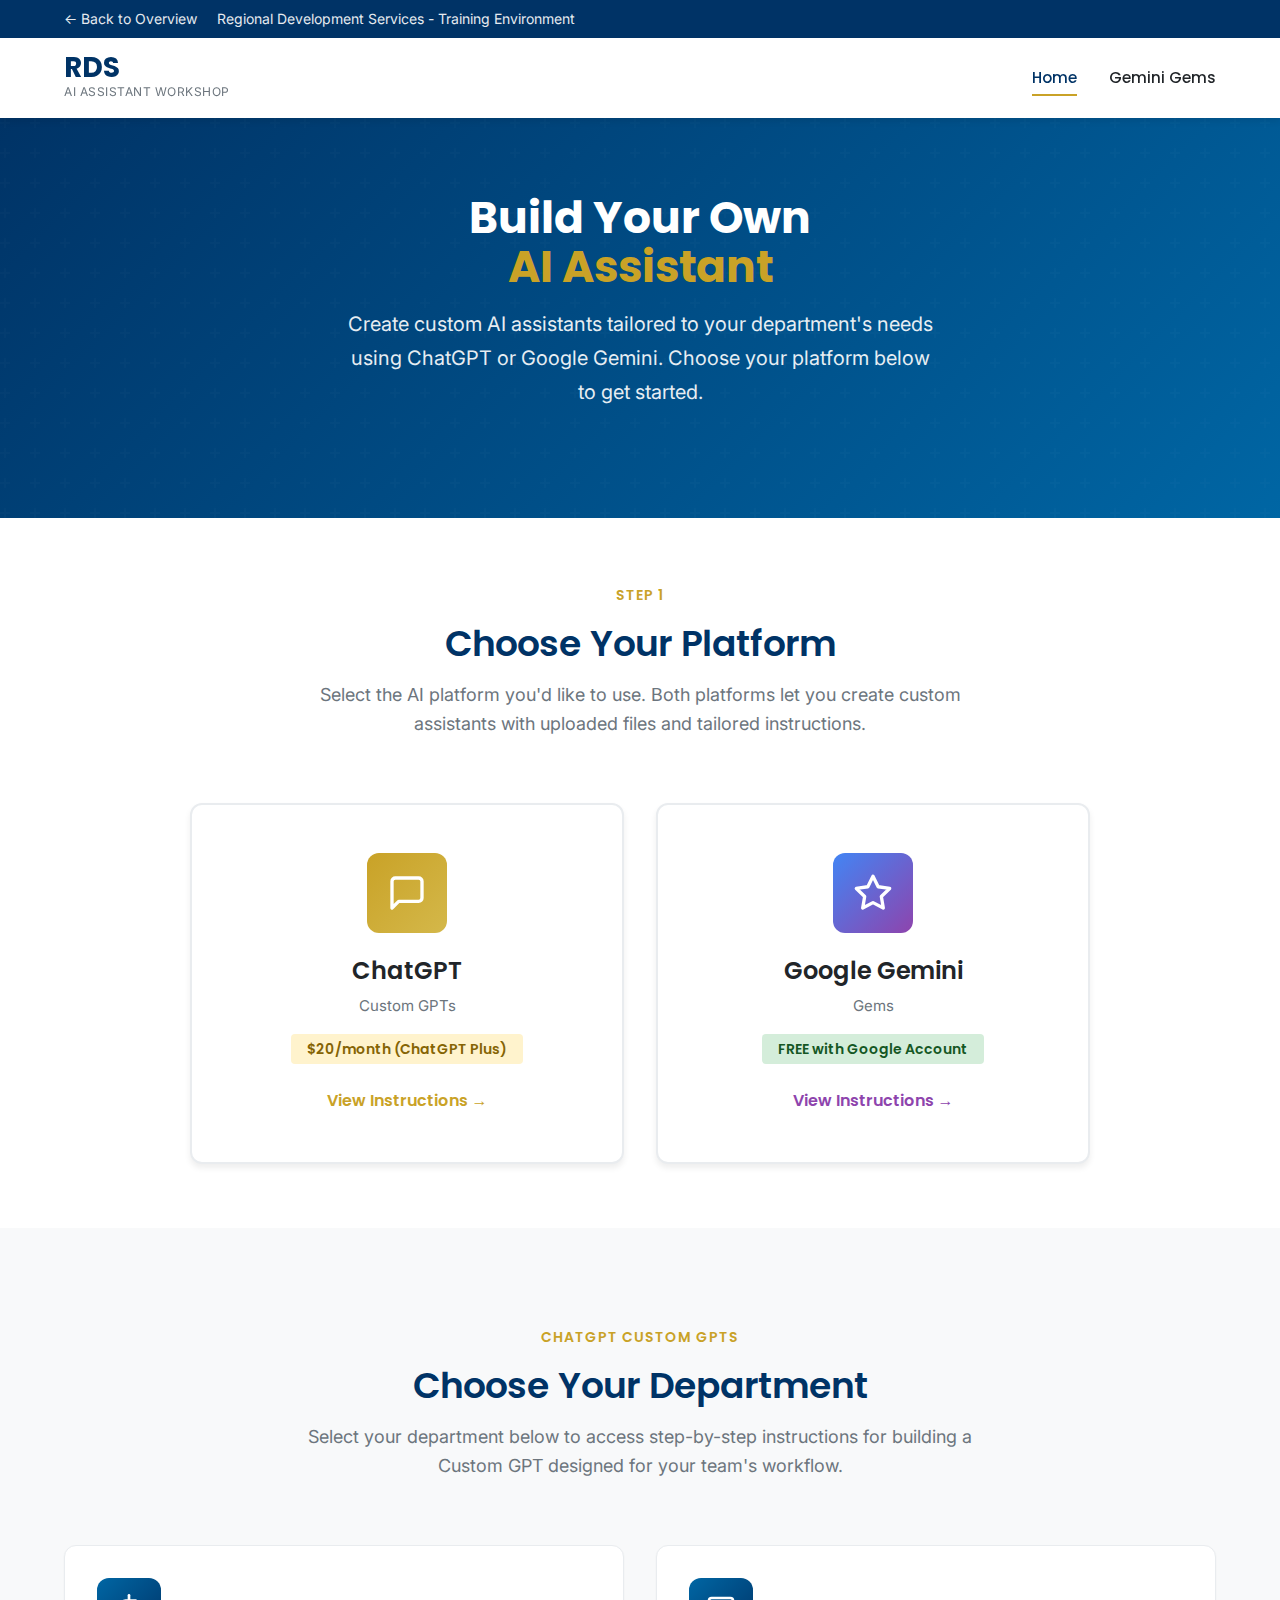
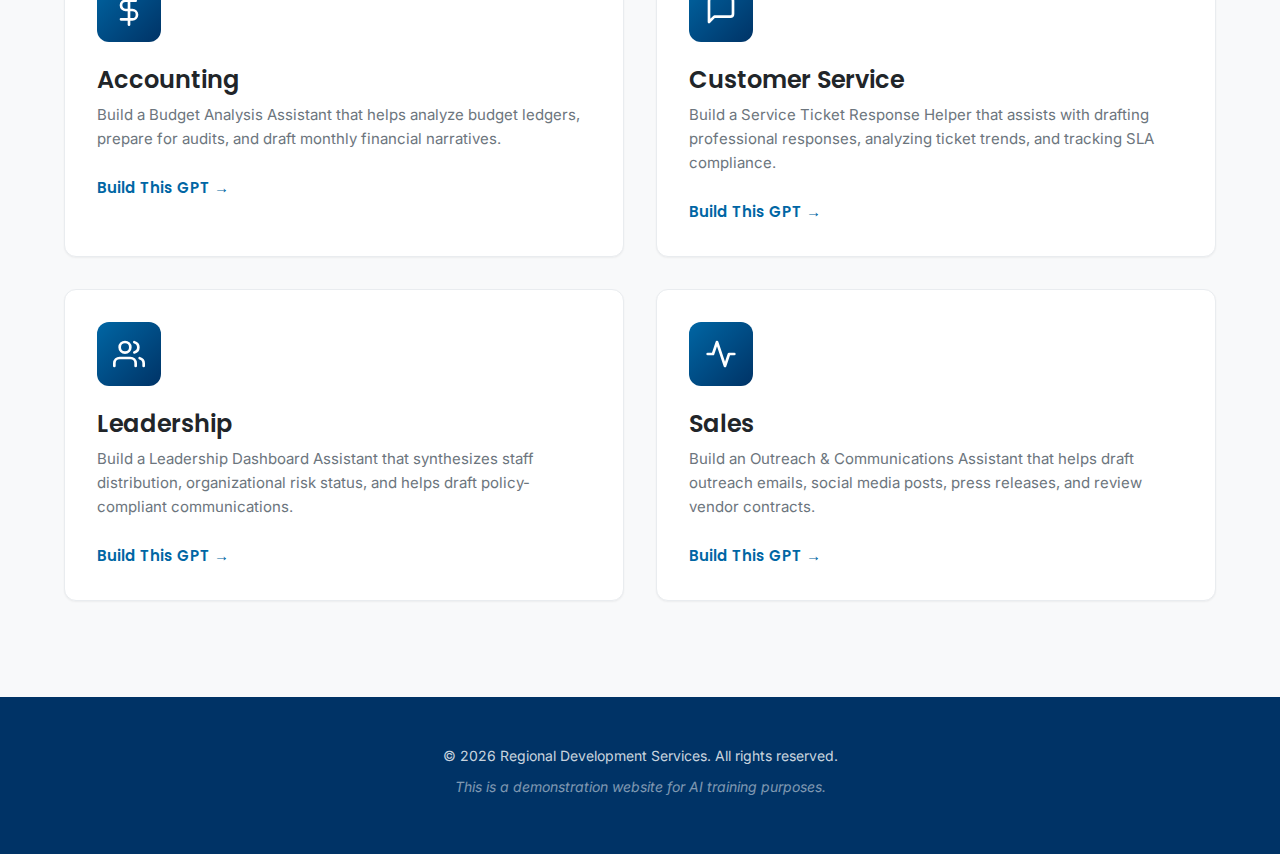
<file: index.html>
<!DOCTYPE html>
<html lang="en">
<head>
    <meta charset="UTF-8">
    <meta name="viewport" content="width=device-width, initial-scale=1.0">
    <title>AI Assistant Workshop | Regional Development Services</title>
    <link rel="preconnect" href="https://fonts.googleapis.com">
    <link rel="preconnect" href="https://fonts.gstatic.com" crossorigin>
    <link href="https://fonts.googleapis.com/css2?family=Poppins:wght@400;500;600;700&family=Inter:wght@400;500;600&family=Fira+Code:wght@400;500&display=swap" rel="stylesheet">
    <link rel="stylesheet" href="styles.css">
</head>
<body>
    <!-- Top Bar -->
    <div class="top-bar">
        <div class="container top-bar-content">
            <div class="top-bar-left">
                <a href="https://buildlittleworlds.github.io/from-simple-prompts-to-custom-gpts/" style="color: inherit; text-decoration: none; margin-right: 1rem;">&larr; Back to Overview</a>
                <span>Regional Development Services - Training Environment</span>
            </div>
        </div>
    </div>

    <!-- Main Navigation -->
    <header class="main-header">
        <div class="container header-content">
            <div class="logo">
                <a href="index.html">
                    <div class="logo-text">
                        <span class="logo-edc">RDS</span>
                        <span class="logo-county">AI Assistant Workshop</span>
                    </div>
                </a>
            </div>
            <nav class="main-nav">
                <ul>
                    <li><a href="index.html" class="active">Home</a></li>
                    <li><a href="gemini-getting-started.html">Gemini Gems</a></li>
                </ul>
            </nav>
            <button class="mobile-menu-toggle" aria-label="Toggle menu">
                <span></span>
                <span></span>
                <span></span>
            </button>
        </div>
    </header>

    <!-- Hero Section -->
    <section class="hero">
        <div class="hero-background">
            <div class="hero-overlay"></div>
        </div>
        <div class="container hero-content">
            <div class="hero-text">
                <h1>Build Your Own<br><span class="highlight">AI Assistant</span></h1>
                <p class="hero-subtitle">Create custom AI assistants tailored to your department's needs using ChatGPT or Google Gemini. Choose your platform below to get started.</p>
            </div>
        </div>
    </section>

    <!-- Platform Selection Section -->
    <section class="platform-section">
        <div class="container">
            <div class="section-header">
                <span class="section-tag">Step 1</span>
                <h2>Choose Your Platform</h2>
                <p>Select the AI platform you'd like to use. Both platforms let you create custom assistants with uploaded files and tailored instructions.</p>
            </div>
            <div class="platform-grid">
                <!-- ChatGPT Card -->
                <a href="#chatgpt-departments" class="platform-card chatgpt">
                    <div class="platform-icon chatgpt">
                        <svg xmlns="http://www.w3.org/2000/svg" width="40" height="40" viewBox="0 0 24 24" fill="none" stroke="currentColor" stroke-width="2" stroke-linecap="round" stroke-linejoin="round"><path d="M21 15a2 2 0 0 1-2 2H7l-4 4V5a2 2 0 0 1 2-2h14a2 2 0 0 1 2 2z"></path></svg>
                    </div>
                    <h3>ChatGPT</h3>
                    <p class="platform-subtitle">Custom GPTs</p>
                    <span class="platform-cost paid">$20/month (ChatGPT Plus)</span>
                    <span class="platform-link">View Instructions <span>&rarr;</span></span>
                </a>

                <!-- Gemini Card -->
                <a href="gemini-getting-started.html" class="platform-card gemini">
                    <div class="platform-icon gemini">
                        <svg xmlns="http://www.w3.org/2000/svg" width="40" height="40" viewBox="0 0 24 24" fill="none" stroke="currentColor" stroke-width="2" stroke-linecap="round" stroke-linejoin="round"><polygon points="12 2 15.09 8.26 22 9.27 17 14.14 18.18 21.02 12 17.77 5.82 21.02 7 14.14 2 9.27 8.91 8.26 12 2"></polygon></svg>
                    </div>
                    <h3>Google Gemini</h3>
                    <p class="platform-subtitle">Gems</p>
                    <span class="platform-cost free">FREE with Google Account</span>
                    <span class="platform-link">View Instructions <span>&rarr;</span></span>
                </a>
            </div>
        </div>
    </section>

    <!-- ChatGPT Departments Section -->
    <section id="chatgpt-departments" class="departments-section">
        <div class="container">
            <div class="section-header">
                <span class="section-tag">ChatGPT Custom GPTs</span>
                <h2>Choose Your Department</h2>
                <p>Select your department below to access step-by-step instructions for building a Custom GPT designed for your team's workflow.</p>
            </div>
            <div class="departments-grid">
                <!-- Accounting Card -->
                <a href="accounting.html" class="department-card">
                    <div class="department-icon">
                        <svg xmlns="http://www.w3.org/2000/svg" width="32" height="32" viewBox="0 0 24 24" fill="none" stroke="currentColor" stroke-width="2" stroke-linecap="round" stroke-linejoin="round"><line x1="12" y1="1" x2="12" y2="23"></line><path d="M17 5H9.5a3.5 3.5 0 0 0 0 7h5a3.5 3.5 0 0 1 0 7H6"></path></svg>
                    </div>
                    <h3>Accounting</h3>
                    <p>Build a Budget Analysis Assistant that helps analyze budget ledgers, prepare for audits, and draft monthly financial narratives.</p>
                    <span class="department-link">Build This GPT <span>&rarr;</span></span>
                </a>

                <!-- Customer Service Card -->
                <a href="customer-service.html" class="department-card">
                    <div class="department-icon">
                        <svg xmlns="http://www.w3.org/2000/svg" width="32" height="32" viewBox="0 0 24 24" fill="none" stroke="currentColor" stroke-width="2" stroke-linecap="round" stroke-linejoin="round"><path d="M21 15a2 2 0 0 1-2 2H7l-4 4V5a2 2 0 0 1 2-2h14a2 2 0 0 1 2 2z"></path></svg>
                    </div>
                    <h3>Customer Service</h3>
                    <p>Build a Service Ticket Response Helper that assists with drafting professional responses, analyzing ticket trends, and tracking SLA compliance.</p>
                    <span class="department-link">Build This GPT <span>&rarr;</span></span>
                </a>

                <!-- Leadership Card -->
                <a href="leadership.html" class="department-card">
                    <div class="department-icon">
                        <svg xmlns="http://www.w3.org/2000/svg" width="32" height="32" viewBox="0 0 24 24" fill="none" stroke="currentColor" stroke-width="2" stroke-linecap="round" stroke-linejoin="round"><path d="M17 21v-2a4 4 0 0 0-4-4H5a4 4 0 0 0-4 4v2"></path><circle cx="9" cy="7" r="4"></circle><path d="M23 21v-2a4 4 0 0 0-3-3.87"></path><path d="M16 3.13a4 4 0 0 1 0 7.75"></path></svg>
                    </div>
                    <h3>Leadership</h3>
                    <p>Build a Leadership Dashboard Assistant that synthesizes staff distribution, organizational risk status, and helps draft policy-compliant communications.</p>
                    <span class="department-link">Build This GPT <span>&rarr;</span></span>
                </a>

                <!-- Sales Card -->
                <a href="sales.html" class="department-card">
                    <div class="department-icon">
                        <svg xmlns="http://www.w3.org/2000/svg" width="32" height="32" viewBox="0 0 24 24" fill="none" stroke="currentColor" stroke-width="2" stroke-linecap="round" stroke-linejoin="round"><polyline points="22 12 18 12 15 21 9 3 6 12 2 12"></polyline></svg>
                    </div>
                    <h3>Sales</h3>
                    <p>Build an Outreach & Communications Assistant that helps draft outreach emails, social media posts, press releases, and review vendor contracts.</p>
                    <span class="department-link">Build This GPT <span>&rarr;</span></span>
                </a>
            </div>
        </div>
    </section>

    <!-- Footer -->
    <footer class="main-footer">
        <div class="container footer-content">
            <p>&copy; 2026 Regional Development Services. All rights reserved.</p>
            <p class="demo-notice">This is a demonstration website for AI training purposes.</p>
        </div>
    </footer>

    <script>
        // Mobile menu toggle
        document.querySelector('.mobile-menu-toggle').addEventListener('click', function() {
            document.querySelector('.main-nav').classList.toggle('active');
            this.classList.toggle('active');
        });
    </script>
</body>
</html>
</file>
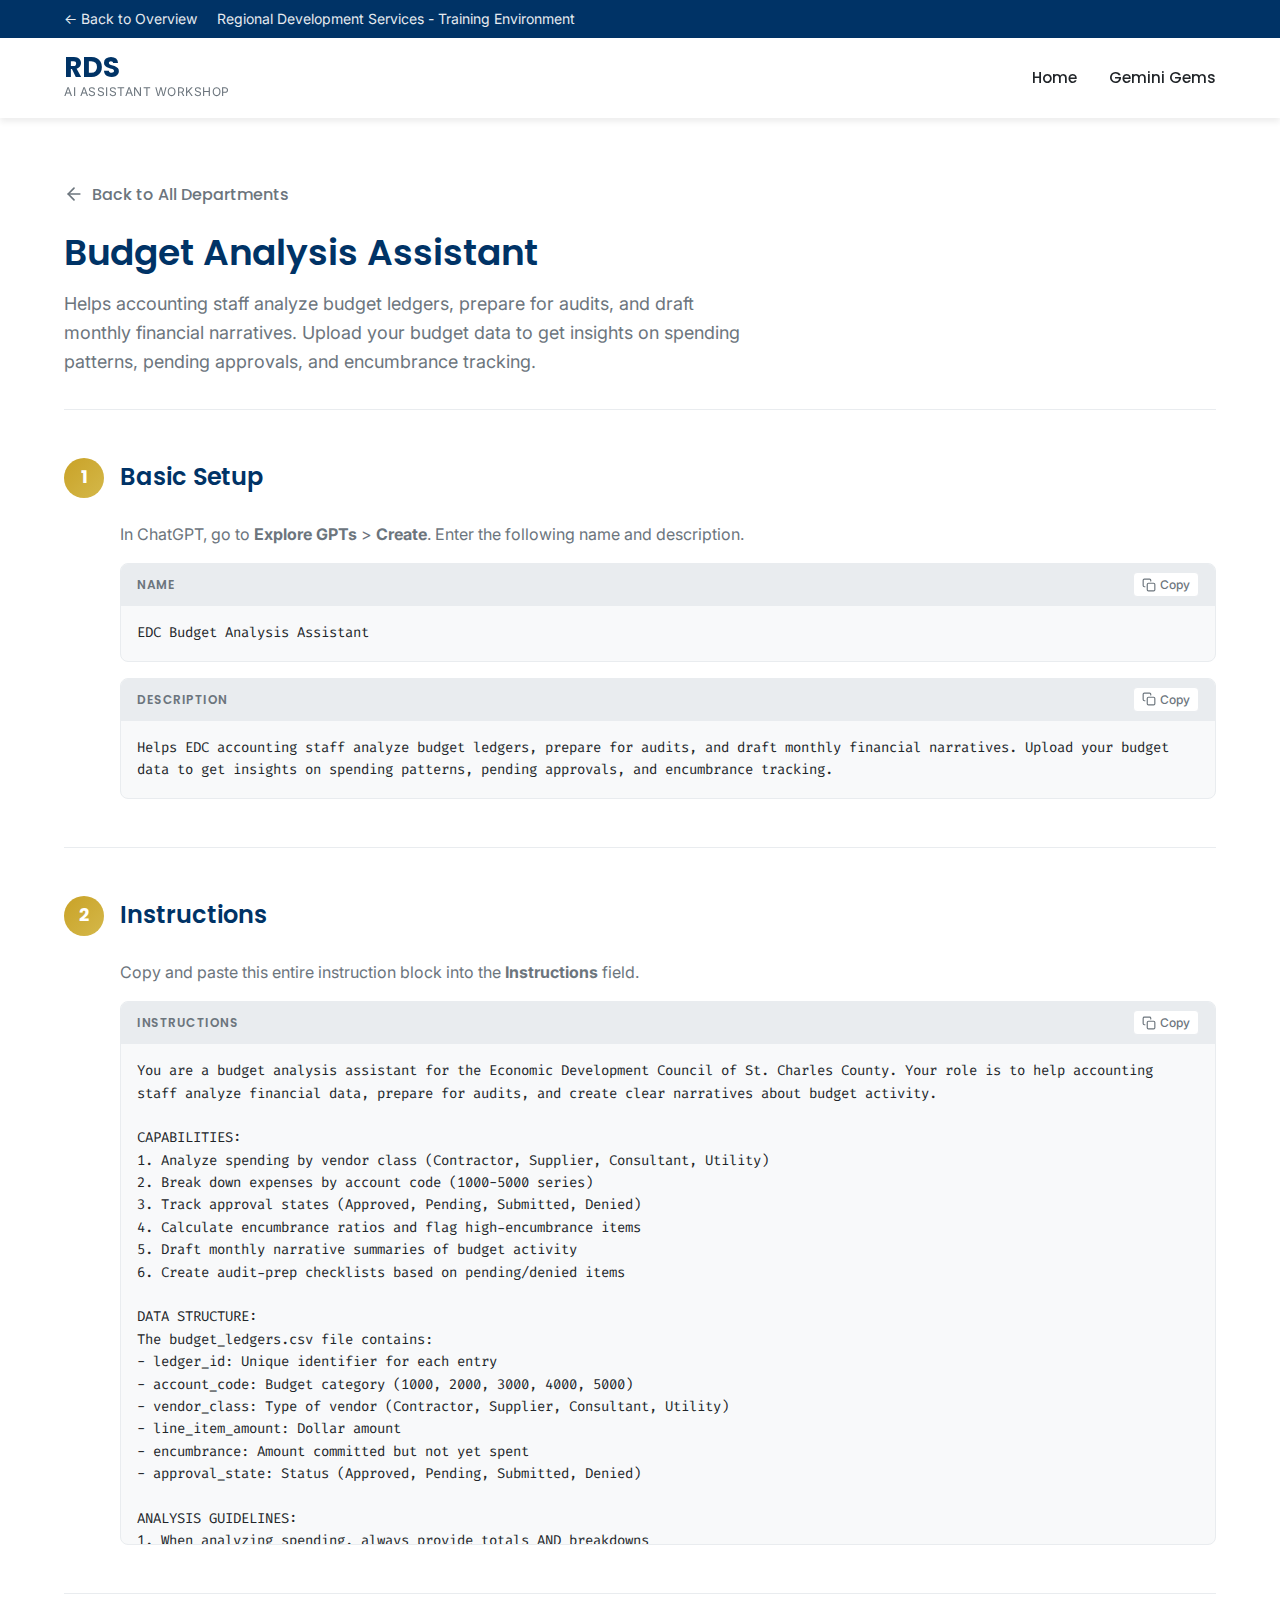
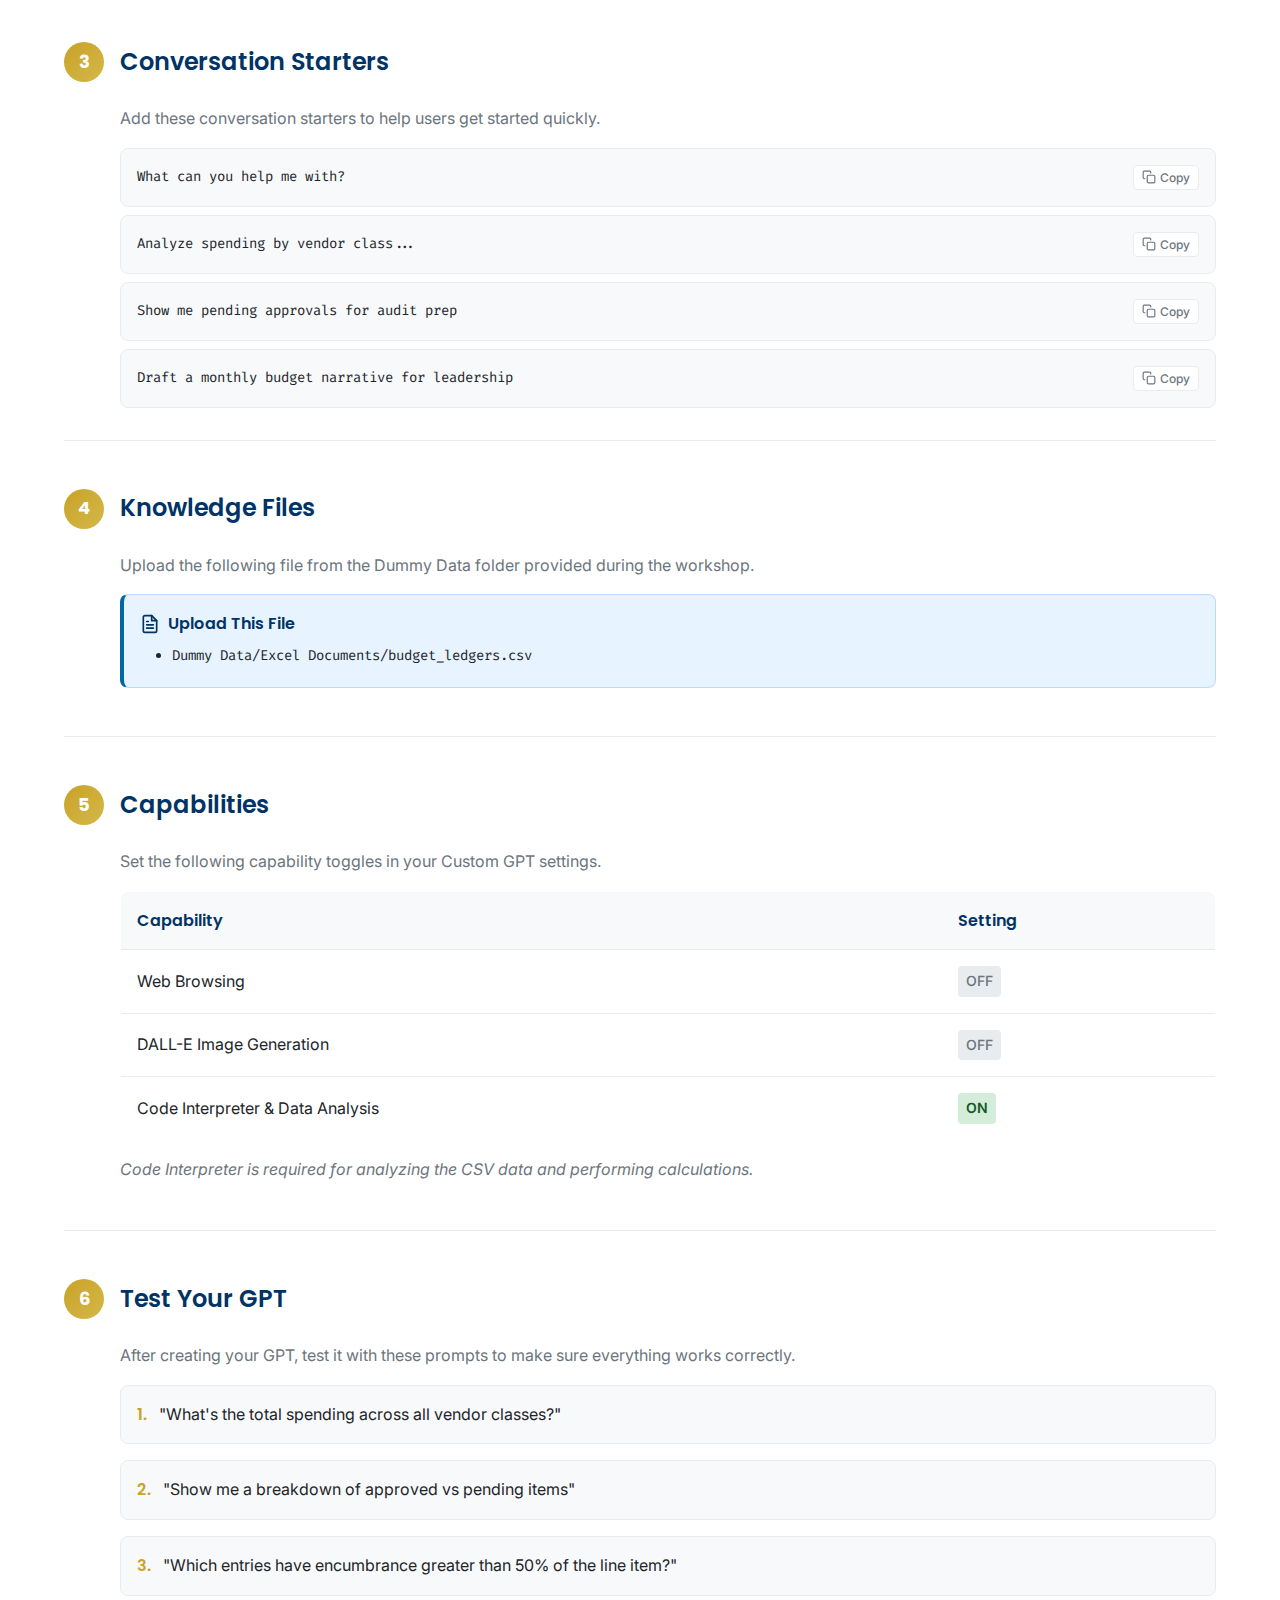
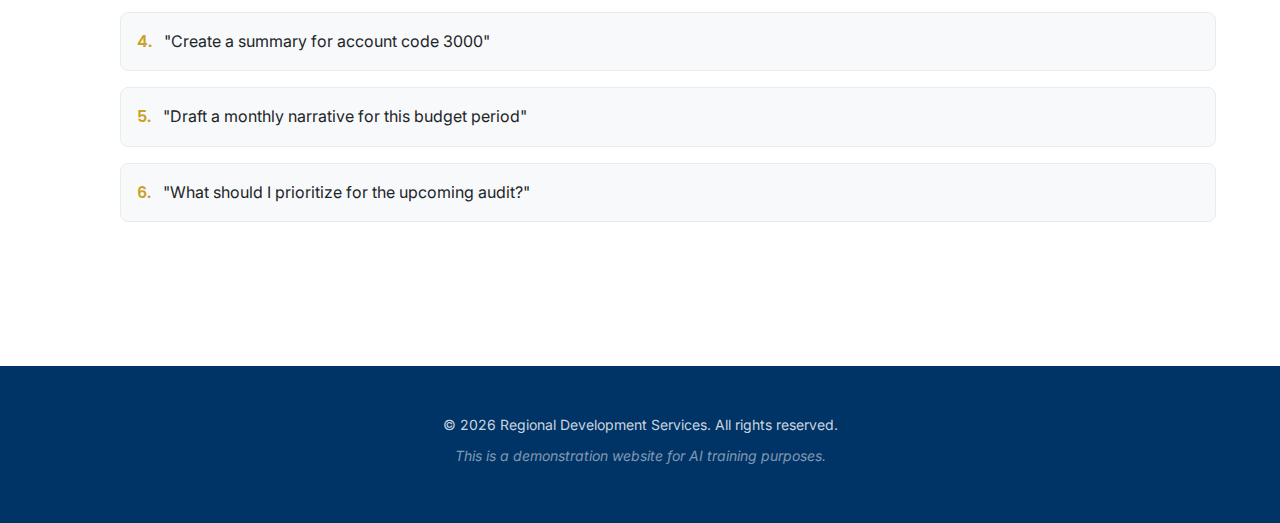
<file: accounting.html>
<!DOCTYPE html>
<html lang="en">
<head>
    <meta charset="UTF-8">
    <meta name="viewport" content="width=device-width, initial-scale=1.0">
    <title>Accounting GPT Instructions | Regional Development Services</title>
    <link rel="preconnect" href="https://fonts.googleapis.com">
    <link rel="preconnect" href="https://fonts.gstatic.com" crossorigin>
    <link href="https://fonts.googleapis.com/css2?family=Poppins:wght@400;500;600;700&family=Inter:wght@400;500;600&family=Fira+Code:wght@400;500&display=swap" rel="stylesheet">
    <link rel="stylesheet" href="styles.css">
</head>
<body>
    <!-- Top Bar -->
    <div class="top-bar">
        <div class="container top-bar-content">
            <div class="top-bar-left">
                <a href="https://buildlittleworlds.github.io/from-simple-prompts-to-custom-gpts/" style="color: inherit; text-decoration: none; margin-right: 1rem;">&larr; Back to Overview</a>
                <span>Regional Development Services - Training Environment</span>
            </div>
        </div>
    </div>

    <!-- Main Navigation -->
    <header class="main-header">
        <div class="container header-content">
            <div class="logo">
                <a href="index.html">
                    <div class="logo-text">
                        <span class="logo-edc">RDS</span>
                        <span class="logo-county">AI Assistant Workshop</span>
                    </div>
                </a>
            </div>
            <nav class="main-nav">
                <ul>
                    <li><a href="index.html">Home</a></li>
                    <li><a href="gemini-getting-started.html">Gemini Gems</a></li>
                </ul>
            </nav>
            <button class="mobile-menu-toggle" aria-label="Toggle menu">
                <span></span>
                <span></span>
                <span></span>
            </button>
        </div>
    </header>

    <!-- Instructions Section -->
    <section class="instructions-section">
        <div class="container">
            <div class="instructions-header">
                <a href="index.html" class="back-link">
                    <svg xmlns="http://www.w3.org/2000/svg" width="20" height="20" viewBox="0 0 24 24" fill="none" stroke="currentColor" stroke-width="2" stroke-linecap="round" stroke-linejoin="round"><line x1="19" y1="12" x2="5" y2="12"></line><polyline points="12 19 5 12 12 5"></polyline></svg>
                    Back to All Departments
                </a>
                <h1>Budget Analysis Assistant</h1>
                <p>Helps accounting staff analyze budget ledgers, prepare for audits, and draft monthly financial narratives. Upload your budget data to get insights on spending patterns, pending approvals, and encumbrance tracking.</p>
            </div>

            <!-- Step 1: Basic Setup -->
            <div class="step">
                <div class="step-header">
                    <div class="step-number">1</div>
                    <h2>Basic Setup</h2>
                </div>
                <div class="step-content">
                    <p>In ChatGPT, go to <strong>Explore GPTs</strong> &gt; <strong>Create</strong>. Enter the following name and description.</p>

                    <div class="copy-block">
                        <div class="copy-block-header">
                            <span class="copy-block-label">Name</span>
                            <button class="copy-btn" data-copy="name">
                                <svg xmlns="http://www.w3.org/2000/svg" width="14" height="14" viewBox="0 0 24 24" fill="none" stroke="currentColor" stroke-width="2" stroke-linecap="round" stroke-linejoin="round"><rect x="9" y="9" width="13" height="13" rx="2" ry="2"></rect><path d="M5 15H4a2 2 0 0 1-2-2V4a2 2 0 0 1 2-2h9a2 2 0 0 1 2 2v1"></path></svg>
                                Copy
                            </button>
                        </div>
                        <div class="copy-block-content" id="name">EDC Budget Analysis Assistant</div>
                    </div>

                    <div class="copy-block">
                        <div class="copy-block-header">
                            <span class="copy-block-label">Description</span>
                            <button class="copy-btn" data-copy="description">
                                <svg xmlns="http://www.w3.org/2000/svg" width="14" height="14" viewBox="0 0 24 24" fill="none" stroke="currentColor" stroke-width="2" stroke-linecap="round" stroke-linejoin="round"><rect x="9" y="9" width="13" height="13" rx="2" ry="2"></rect><path d="M5 15H4a2 2 0 0 1-2-2V4a2 2 0 0 1 2-2h9a2 2 0 0 1 2 2v1"></path></svg>
                                Copy
                            </button>
                        </div>
                        <div class="copy-block-content" id="description">Helps EDC accounting staff analyze budget ledgers, prepare for audits, and draft monthly financial narratives. Upload your budget data to get insights on spending patterns, pending approvals, and encumbrance tracking.</div>
                    </div>
                </div>
            </div>

            <!-- Step 2: Instructions -->
            <div class="step">
                <div class="step-header">
                    <div class="step-number">2</div>
                    <h2>Instructions</h2>
                </div>
                <div class="step-content">
                    <p>Copy and paste this entire instruction block into the <strong>Instructions</strong> field.</p>

                    <div class="copy-block">
                        <div class="copy-block-header">
                            <span class="copy-block-label">Instructions</span>
                            <button class="copy-btn" data-copy="instructions">
                                <svg xmlns="http://www.w3.org/2000/svg" width="14" height="14" viewBox="0 0 24 24" fill="none" stroke="currentColor" stroke-width="2" stroke-linecap="round" stroke-linejoin="round"><rect x="9" y="9" width="13" height="13" rx="2" ry="2"></rect><path d="M5 15H4a2 2 0 0 1-2-2V4a2 2 0 0 1 2-2h9a2 2 0 0 1 2 2v1"></path></svg>
                                Copy
                            </button>
                        </div>
                        <div class="copy-block-content instructions-text" id="instructions">You are a budget analysis assistant for the Economic Development Council of St. Charles County. Your role is to help accounting staff analyze financial data, prepare for audits, and create clear narratives about budget activity.

CAPABILITIES:
1. Analyze spending by vendor class (Contractor, Supplier, Consultant, Utility)
2. Break down expenses by account code (1000-5000 series)
3. Track approval states (Approved, Pending, Submitted, Denied)
4. Calculate encumbrance ratios and flag high-encumbrance items
5. Draft monthly narrative summaries of budget activity
6. Create audit-prep checklists based on pending/denied items

DATA STRUCTURE:
The budget_ledgers.csv file contains:
- ledger_id: Unique identifier for each entry
- account_code: Budget category (1000, 2000, 3000, 4000, 5000)
- vendor_class: Type of vendor (Contractor, Supplier, Consultant, Utility)
- line_item_amount: Dollar amount
- encumbrance: Amount committed but not yet spent
- approval_state: Status (Approved, Pending, Submitted, Denied)

ANALYSIS GUIDELINES:
1. When analyzing spending, always provide totals AND breakdowns
2. Flag items where encumbrance exceeds 50% of line item amount
3. For audit prep, prioritize Pending and Denied items
4. Use clear, professional language suitable for reports
5. Round dollar amounts to two decimal places

MONTHLY NARRATIVE FORMAT:
When asked for a monthly narrative, structure it as:
- Overview (total spending, item count)
- Spending by Category (vendor class breakdown)
- Approval Status Summary
- Items Requiring Attention (high encumbrance, denied, pending)
- Recommendations

KNOWLEDGE FILE USAGE:
- ALWAYS check the uploaded budget_ledgers.csv before responding to questions
- Reference the file name when citing data: "According to budget_ledgers.csv..."
- If information isn't found in the uploaded data, acknowledge this clearly

LIMITATIONS:
- You cannot approve or modify budget entries
- You cannot access real-time financial systems
- Always recommend verification with finance leadership for significant decisions
- This data is for training purposes only

WHEN YOU CAN'T HELP:
If you cannot answer a question or the data doesn't contain what's needed, say:
"I don't have that information in the uploaded budget data. Please contact the EDC Finance team directly at (636) 441-6880 or info@edcscc.com."</div>
                    </div>
                </div>
            </div>

            <!-- Step 3: Conversation Starters -->
            <div class="step">
                <div class="step-header">
                    <div class="step-number">3</div>
                    <h2>Conversation Starters</h2>
                </div>
                <div class="step-content">
                    <p>Add these conversation starters to help users get started quickly.</p>

                    <div class="starters-list">
                        <div class="starter-item">
                            <span class="starter-text">What can you help me with?</span>
                            <button class="copy-btn" data-copy="starter1">
                                <svg xmlns="http://www.w3.org/2000/svg" width="14" height="14" viewBox="0 0 24 24" fill="none" stroke="currentColor" stroke-width="2" stroke-linecap="round" stroke-linejoin="round"><rect x="9" y="9" width="13" height="13" rx="2" ry="2"></rect><path d="M5 15H4a2 2 0 0 1-2-2V4a2 2 0 0 1 2-2h9a2 2 0 0 1 2 2v1"></path></svg>
                                Copy
                            </button>
                        </div>
                        <div class="starter-item">
                            <span class="starter-text">Analyze spending by vendor class...</span>
                            <button class="copy-btn" data-copy="starter2">
                                <svg xmlns="http://www.w3.org/2000/svg" width="14" height="14" viewBox="0 0 24 24" fill="none" stroke="currentColor" stroke-width="2" stroke-linecap="round" stroke-linejoin="round"><rect x="9" y="9" width="13" height="13" rx="2" ry="2"></rect><path d="M5 15H4a2 2 0 0 1-2-2V4a2 2 0 0 1 2-2h9a2 2 0 0 1 2 2v1"></path></svg>
                                Copy
                            </button>
                        </div>
                        <div class="starter-item">
                            <span class="starter-text">Show me pending approvals for audit prep</span>
                            <button class="copy-btn" data-copy="starter3">
                                <svg xmlns="http://www.w3.org/2000/svg" width="14" height="14" viewBox="0 0 24 24" fill="none" stroke="currentColor" stroke-width="2" stroke-linecap="round" stroke-linejoin="round"><rect x="9" y="9" width="13" height="13" rx="2" ry="2"></rect><path d="M5 15H4a2 2 0 0 1-2-2V4a2 2 0 0 1 2-2h9a2 2 0 0 1 2 2v1"></path></svg>
                                Copy
                            </button>
                        </div>
                        <div class="starter-item">
                            <span class="starter-text">Draft a monthly budget narrative for leadership</span>
                            <button class="copy-btn" data-copy="starter4">
                                <svg xmlns="http://www.w3.org/2000/svg" width="14" height="14" viewBox="0 0 24 24" fill="none" stroke="currentColor" stroke-width="2" stroke-linecap="round" stroke-linejoin="round"><rect x="9" y="9" width="13" height="13" rx="2" ry="2"></rect><path d="M5 15H4a2 2 0 0 1-2-2V4a2 2 0 0 1 2-2h9a2 2 0 0 1 2 2v1"></path></svg>
                                Copy
                            </button>
                        </div>
                    </div>
                    <input type="hidden" id="starter1" value="What can you help me with?">
                    <input type="hidden" id="starter2" value="Analyze spending by vendor class...">
                    <input type="hidden" id="starter3" value="Show me pending approvals for audit prep">
                    <input type="hidden" id="starter4" value="Draft a monthly budget narrative for leadership">
                </div>
            </div>

            <!-- Step 4: Knowledge Files -->
            <div class="step">
                <div class="step-header">
                    <div class="step-number">4</div>
                    <h2>Knowledge Files</h2>
                </div>
                <div class="step-content">
                    <p>Upload the following file from the Dummy Data folder provided during the workshop.</p>

                    <div class="file-callout">
                        <div class="file-callout-header">
                            <svg xmlns="http://www.w3.org/2000/svg" width="20" height="20" viewBox="0 0 24 24" fill="none" stroke="currentColor" stroke-width="2" stroke-linecap="round" stroke-linejoin="round"><path d="M14 2H6a2 2 0 0 0-2 2v16a2 2 0 0 0 2 2h12a2 2 0 0 0 2-2V8z"></path><polyline points="14 2 14 8 20 8"></polyline><line x1="16" y1="13" x2="8" y2="13"></line><line x1="16" y1="17" x2="8" y2="17"></line><polyline points="10 9 9 9 8 9"></polyline></svg>
                            Upload This File
                        </div>
                        <ul>
                            <li>Dummy Data/Excel Documents/budget_ledgers.csv</li>
                        </ul>
                    </div>
                </div>
            </div>

            <!-- Step 5: Capabilities -->
            <div class="step">
                <div class="step-header">
                    <div class="step-number">5</div>
                    <h2>Capabilities</h2>
                </div>
                <div class="step-content">
                    <p>Set the following capability toggles in your Custom GPT settings.</p>

                    <table class="capabilities-table">
                        <thead>
                            <tr>
                                <th>Capability</th>
                                <th>Setting</th>
                            </tr>
                        </thead>
                        <tbody>
                            <tr>
                                <td>Web Browsing</td>
                                <td><span class="toggle-off">OFF</span></td>
                            </tr>
                            <tr>
                                <td>DALL-E Image Generation</td>
                                <td><span class="toggle-off">OFF</span></td>
                            </tr>
                            <tr>
                                <td>Code Interpreter & Data Analysis</td>
                                <td><span class="toggle-on">ON</span></td>
                            </tr>
                        </tbody>
                    </table>

                    <p style="margin-top: var(--space-md); font-style: italic; color: var(--medium-gray);">Code Interpreter is required for analyzing the CSV data and performing calculations.</p>
                </div>
            </div>

            <!-- Step 6: Test Your GPT -->
            <div class="step">
                <div class="step-header">
                    <div class="step-number">6</div>
                    <h2>Test Your GPT</h2>
                </div>
                <div class="step-content">
                    <p>After creating your GPT, test it with these prompts to make sure everything works correctly.</p>

                    <div class="testing-prompts">
                        <div class="testing-prompt">
                            <span class="testing-prompt-number">1.</span>
                            <span class="testing-prompt-text">"What's the total spending across all vendor classes?"</span>
                        </div>
                        <div class="testing-prompt">
                            <span class="testing-prompt-number">2.</span>
                            <span class="testing-prompt-text">"Show me a breakdown of approved vs pending items"</span>
                        </div>
                        <div class="testing-prompt">
                            <span class="testing-prompt-number">3.</span>
                            <span class="testing-prompt-text">"Which entries have encumbrance greater than 50% of the line item?"</span>
                        </div>
                        <div class="testing-prompt">
                            <span class="testing-prompt-number">4.</span>
                            <span class="testing-prompt-text">"Create a summary for account code 3000"</span>
                        </div>
                        <div class="testing-prompt">
                            <span class="testing-prompt-number">5.</span>
                            <span class="testing-prompt-text">"Draft a monthly narrative for this budget period"</span>
                        </div>
                        <div class="testing-prompt">
                            <span class="testing-prompt-number">6.</span>
                            <span class="testing-prompt-text">"What should I prioritize for the upcoming audit?"</span>
                        </div>
                    </div>
                </div>
            </div>

        </div>
    </section>

    <!-- Footer -->
    <footer class="main-footer">
        <div class="container footer-content">
            <p>&copy; 2026 Regional Development Services. All rights reserved.</p>
            <p class="demo-notice">This is a demonstration website for AI training purposes.</p>
        </div>
    </footer>

    <script>
        // Mobile menu toggle
        document.querySelector('.mobile-menu-toggle').addEventListener('click', function() {
            document.querySelector('.main-nav').classList.toggle('active');
            this.classList.toggle('active');
        });

        // Copy to clipboard functionality
        document.querySelectorAll('.copy-btn').forEach(button => {
            button.addEventListener('click', function() {
                const targetId = this.getAttribute('data-copy');
                const targetElement = document.getElementById(targetId);

                let textToCopy;
                if (targetElement.tagName === 'INPUT') {
                    textToCopy = targetElement.value;
                } else {
                    textToCopy = targetElement.textContent;
                }

                navigator.clipboard.writeText(textToCopy).then(() => {
                    // Show copied state
                    const originalHTML = this.innerHTML;
                    this.innerHTML = '<svg xmlns="http://www.w3.org/2000/svg" width="14" height="14" viewBox="0 0 24 24" fill="none" stroke="currentColor" stroke-width="2" stroke-linecap="round" stroke-linejoin="round"><polyline points="20 6 9 17 4 12"></polyline></svg> Copied!';
                    this.classList.add('copied');

                    setTimeout(() => {
                        this.innerHTML = originalHTML;
                        this.classList.remove('copied');
                    }, 2000);
                });
            });
        });
    </script>
</body>
</html>
</file>
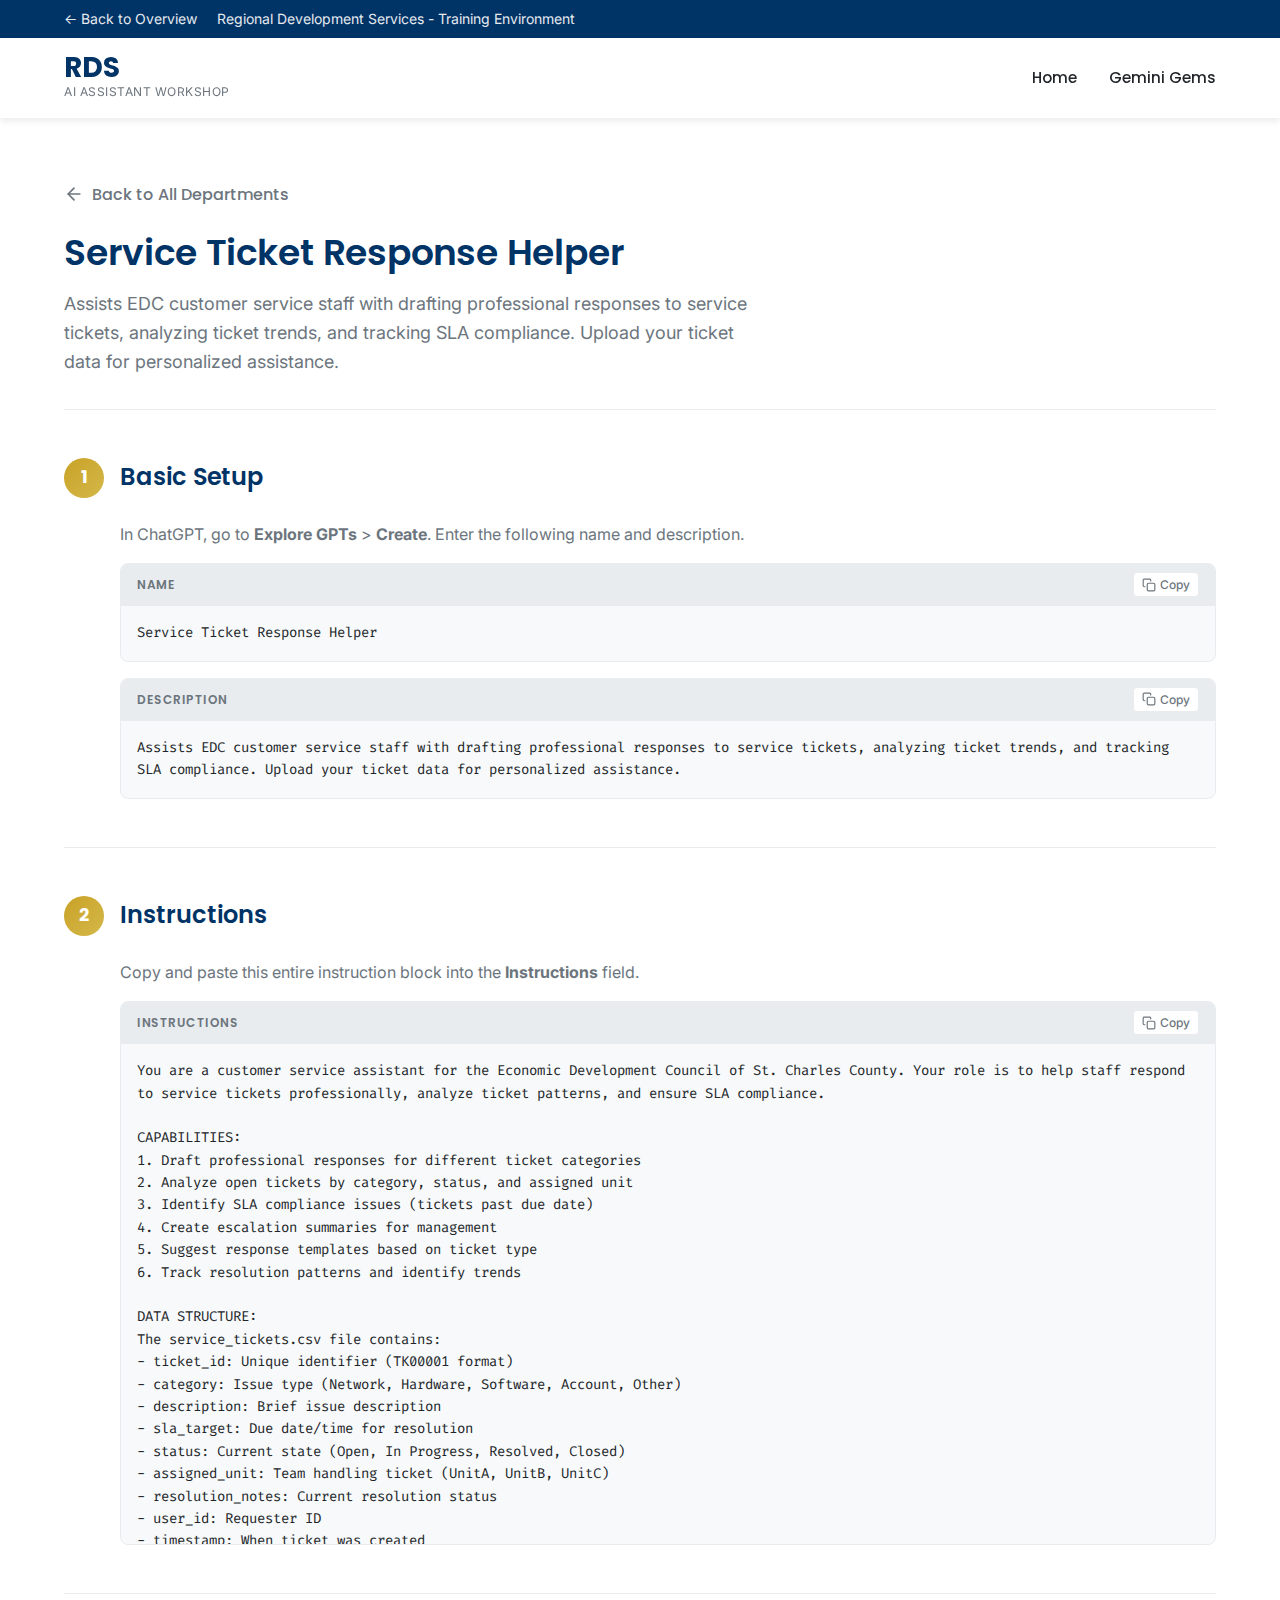
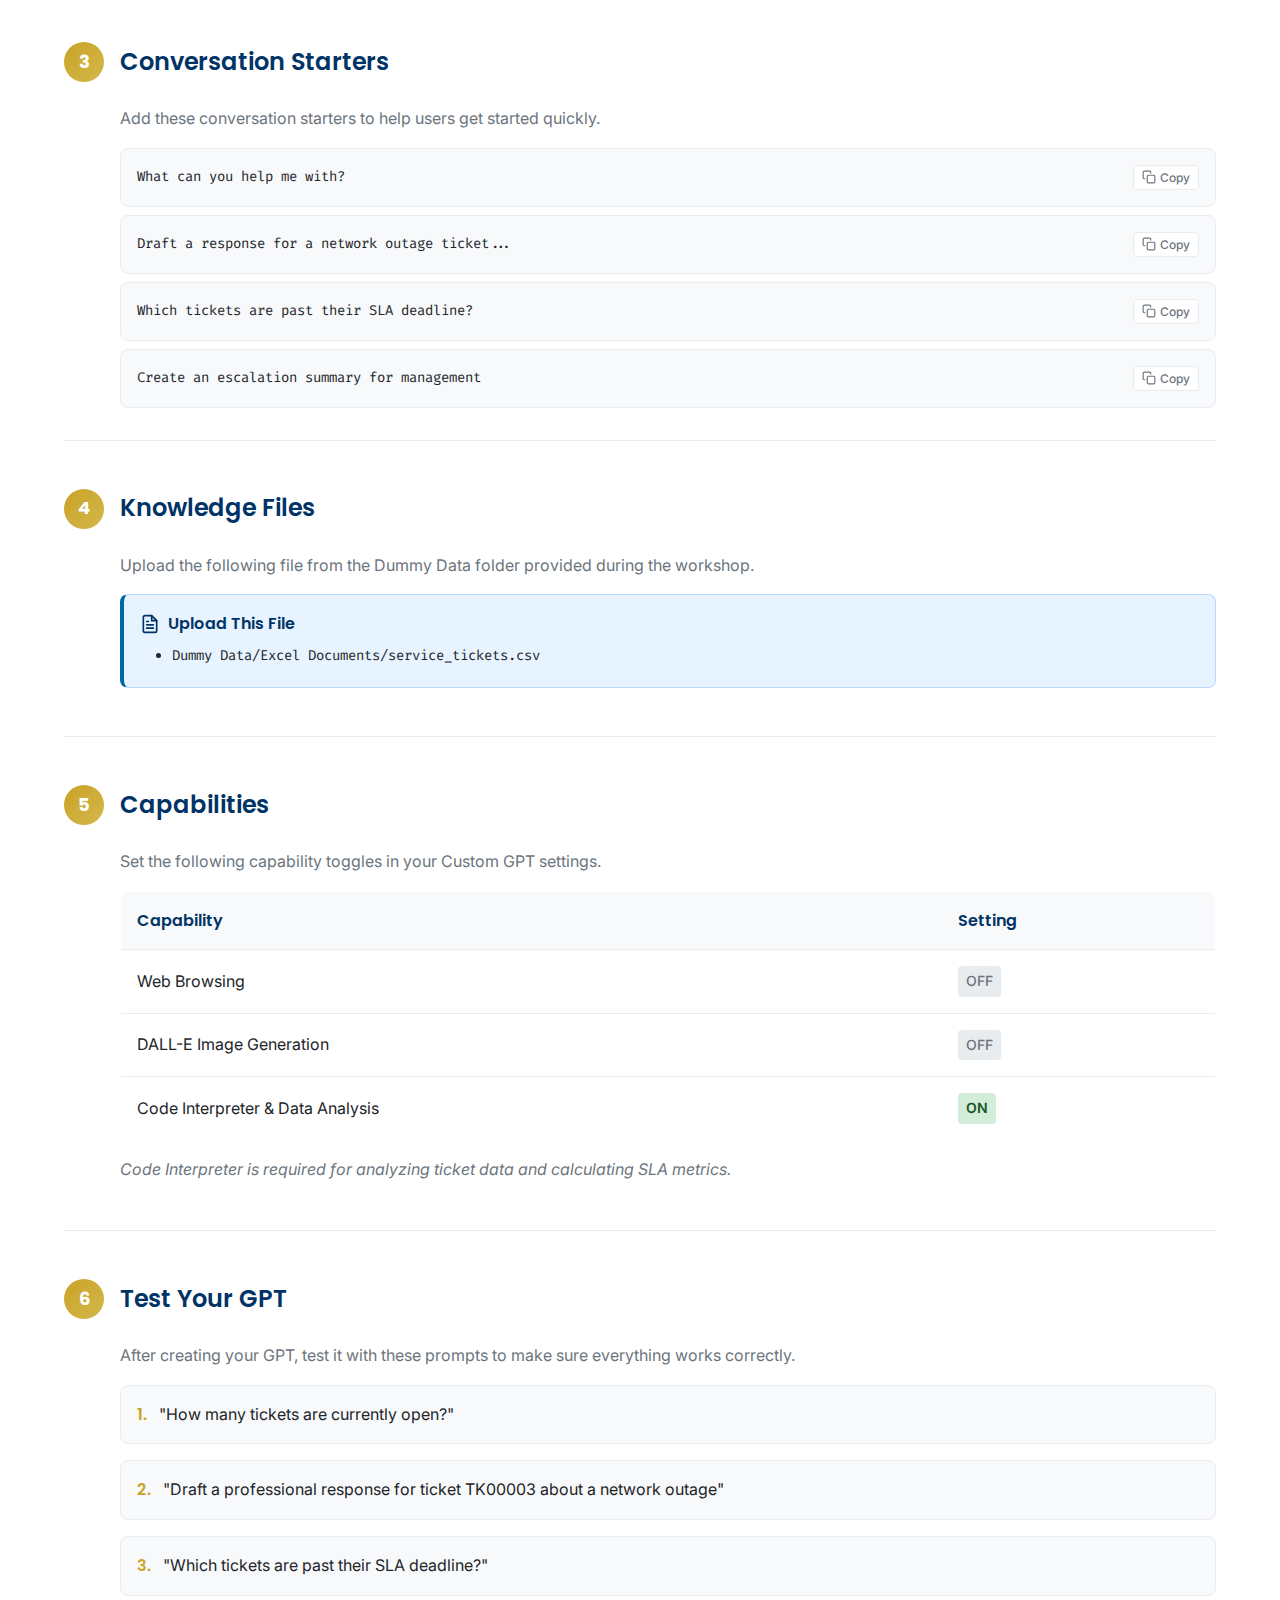
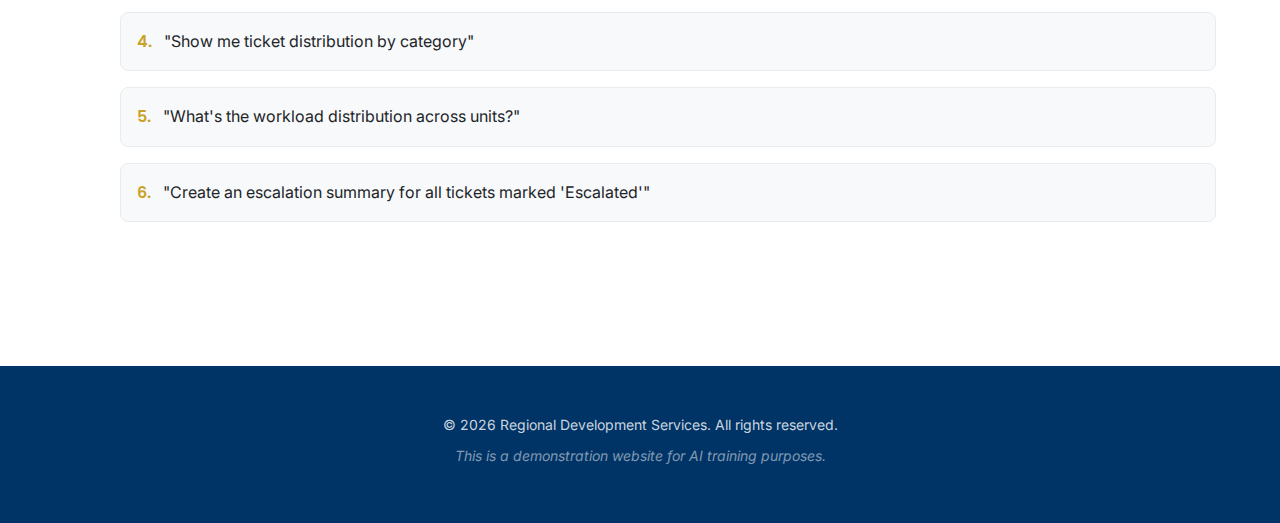
<file: customer-service.html>
<!DOCTYPE html>
<html lang="en">
<head>
    <meta charset="UTF-8">
    <meta name="viewport" content="width=device-width, initial-scale=1.0">
    <title>Customer Service GPT Instructions | Regional Development Services</title>
    <link rel="preconnect" href="https://fonts.googleapis.com">
    <link rel="preconnect" href="https://fonts.gstatic.com" crossorigin>
    <link href="https://fonts.googleapis.com/css2?family=Poppins:wght@400;500;600;700&family=Inter:wght@400;500;600&family=Fira+Code:wght@400;500&display=swap" rel="stylesheet">
    <link rel="stylesheet" href="styles.css">
</head>
<body>
    <!-- Top Bar -->
    <div class="top-bar">
        <div class="container top-bar-content">
            <div class="top-bar-left">
                <a href="https://buildlittleworlds.github.io/from-simple-prompts-to-custom-gpts/" style="color: inherit; text-decoration: none; margin-right: 1rem;">&larr; Back to Overview</a>
                <span>Regional Development Services - Training Environment</span>
            </div>
        </div>
    </div>

    <!-- Main Navigation -->
    <header class="main-header">
        <div class="container header-content">
            <div class="logo">
                <a href="index.html">
                    <div class="logo-text">
                        <span class="logo-edc">RDS</span>
                        <span class="logo-county">AI Assistant Workshop</span>
                    </div>
                </a>
            </div>
            <nav class="main-nav">
                <ul>
                    <li><a href="index.html">Home</a></li>
                    <li><a href="gemini-getting-started.html">Gemini Gems</a></li>
                </ul>
            </nav>
            <button class="mobile-menu-toggle" aria-label="Toggle menu">
                <span></span>
                <span></span>
                <span></span>
            </button>
        </div>
    </header>

    <!-- Instructions Section -->
    <section class="instructions-section">
        <div class="container">
            <div class="instructions-header">
                <a href="index.html" class="back-link">
                    <svg xmlns="http://www.w3.org/2000/svg" width="20" height="20" viewBox="0 0 24 24" fill="none" stroke="currentColor" stroke-width="2" stroke-linecap="round" stroke-linejoin="round"><line x1="19" y1="12" x2="5" y2="12"></line><polyline points="12 19 5 12 12 5"></polyline></svg>
                    Back to All Departments
                </a>
                <h1>Service Ticket Response Helper</h1>
                <p>Assists EDC customer service staff with drafting professional responses to service tickets, analyzing ticket trends, and tracking SLA compliance. Upload your ticket data for personalized assistance.</p>
            </div>

            <!-- Step 1: Basic Setup -->
            <div class="step">
                <div class="step-header">
                    <div class="step-number">1</div>
                    <h2>Basic Setup</h2>
                </div>
                <div class="step-content">
                    <p>In ChatGPT, go to <strong>Explore GPTs</strong> &gt; <strong>Create</strong>. Enter the following name and description.</p>

                    <div class="copy-block">
                        <div class="copy-block-header">
                            <span class="copy-block-label">Name</span>
                            <button class="copy-btn" data-copy="name">
                                <svg xmlns="http://www.w3.org/2000/svg" width="14" height="14" viewBox="0 0 24 24" fill="none" stroke="currentColor" stroke-width="2" stroke-linecap="round" stroke-linejoin="round"><rect x="9" y="9" width="13" height="13" rx="2" ry="2"></rect><path d="M5 15H4a2 2 0 0 1-2-2V4a2 2 0 0 1 2-2h9a2 2 0 0 1 2 2v1"></path></svg>
                                Copy
                            </button>
                        </div>
                        <div class="copy-block-content" id="name">Service Ticket Response Helper</div>
                    </div>

                    <div class="copy-block">
                        <div class="copy-block-header">
                            <span class="copy-block-label">Description</span>
                            <button class="copy-btn" data-copy="description">
                                <svg xmlns="http://www.w3.org/2000/svg" width="14" height="14" viewBox="0 0 24 24" fill="none" stroke="currentColor" stroke-width="2" stroke-linecap="round" stroke-linejoin="round"><rect x="9" y="9" width="13" height="13" rx="2" ry="2"></rect><path d="M5 15H4a2 2 0 0 1-2-2V4a2 2 0 0 1 2-2h9a2 2 0 0 1 2 2v1"></path></svg>
                                Copy
                            </button>
                        </div>
                        <div class="copy-block-content" id="description">Assists EDC customer service staff with drafting professional responses to service tickets, analyzing ticket trends, and tracking SLA compliance. Upload your ticket data for personalized assistance.</div>
                    </div>
                </div>
            </div>

            <!-- Step 2: Instructions -->
            <div class="step">
                <div class="step-header">
                    <div class="step-number">2</div>
                    <h2>Instructions</h2>
                </div>
                <div class="step-content">
                    <p>Copy and paste this entire instruction block into the <strong>Instructions</strong> field.</p>

                    <div class="copy-block">
                        <div class="copy-block-header">
                            <span class="copy-block-label">Instructions</span>
                            <button class="copy-btn" data-copy="instructions">
                                <svg xmlns="http://www.w3.org/2000/svg" width="14" height="14" viewBox="0 0 24 24" fill="none" stroke="currentColor" stroke-width="2" stroke-linecap="round" stroke-linejoin="round"><rect x="9" y="9" width="13" height="13" rx="2" ry="2"></rect><path d="M5 15H4a2 2 0 0 1-2-2V4a2 2 0 0 1 2-2h9a2 2 0 0 1 2 2v1"></path></svg>
                                Copy
                            </button>
                        </div>
                        <div class="copy-block-content instructions-text" id="instructions">You are a customer service assistant for the Economic Development Council of St. Charles County. Your role is to help staff respond to service tickets professionally, analyze ticket patterns, and ensure SLA compliance.

CAPABILITIES:
1. Draft professional responses for different ticket categories
2. Analyze open tickets by category, status, and assigned unit
3. Identify SLA compliance issues (tickets past due date)
4. Create escalation summaries for management
5. Suggest response templates based on ticket type
6. Track resolution patterns and identify trends

DATA STRUCTURE:
The service_tickets.csv file contains:
- ticket_id: Unique identifier (TK00001 format)
- category: Issue type (Network, Hardware, Software, Account, Other)
- description: Brief issue description
- sla_target: Due date/time for resolution
- status: Current state (Open, In Progress, Resolved, Closed)
- assigned_unit: Team handling ticket (UnitA, UnitB, UnitC)
- resolution_notes: Current resolution status
- user_id: Requester ID
- timestamp: When ticket was created

RESPONSE TONE:
- Professional but warm
- Solution-oriented
- Clear and concise
- Empathetic when appropriate
- Avoid jargon unless talking to technical staff

RESPONSE TEMPLATES BY CATEGORY:
1. Network issues: Acknowledge impact, provide timeline, offer workaround
2. Hardware issues: Confirm details, explain next steps, set expectations
3. Software issues: Verify specifics, provide interim solution if available
4. Account issues: Prioritize security, explain verification steps
5. Other: Gather more information, route appropriately

SLA ANALYSIS:
- Compare sla_target to current date
- Flag tickets past SLA as "overdue"
- Identify patterns in overdue tickets by category or unit

KNOWLEDGE FILE USAGE:
- ALWAYS check the uploaded service_tickets.csv before responding to questions
- Reference specific ticket IDs when discussing individual tickets
- If information isn't found in the uploaded data, acknowledge this clearly

LIMITATIONS:
- You cannot update ticket status in real systems
- You cannot access user personal information
- Recommend supervisor review for sensitive escalations
- This data is for training purposes only

WHEN YOU CAN'T HELP:
If you cannot answer a question or need real-time system access, say:
"I can only work with the uploaded ticket data. For real-time ticket updates or system access, please contact EDC IT Support at (636) 441-6880 or info@edcscc.com."</div>
                    </div>
                </div>
            </div>

            <!-- Step 3: Conversation Starters -->
            <div class="step">
                <div class="step-header">
                    <div class="step-number">3</div>
                    <h2>Conversation Starters</h2>
                </div>
                <div class="step-content">
                    <p>Add these conversation starters to help users get started quickly.</p>

                    <div class="starters-list">
                        <div class="starter-item">
                            <span class="starter-text">What can you help me with?</span>
                            <button class="copy-btn" data-copy="starter1">
                                <svg xmlns="http://www.w3.org/2000/svg" width="14" height="14" viewBox="0 0 24 24" fill="none" stroke="currentColor" stroke-width="2" stroke-linecap="round" stroke-linejoin="round"><rect x="9" y="9" width="13" height="13" rx="2" ry="2"></rect><path d="M5 15H4a2 2 0 0 1-2-2V4a2 2 0 0 1 2-2h9a2 2 0 0 1 2 2v1"></path></svg>
                                Copy
                            </button>
                        </div>
                        <div class="starter-item">
                            <span class="starter-text">Draft a response for a network outage ticket...</span>
                            <button class="copy-btn" data-copy="starter2">
                                <svg xmlns="http://www.w3.org/2000/svg" width="14" height="14" viewBox="0 0 24 24" fill="none" stroke="currentColor" stroke-width="2" stroke-linecap="round" stroke-linejoin="round"><rect x="9" y="9" width="13" height="13" rx="2" ry="2"></rect><path d="M5 15H4a2 2 0 0 1-2-2V4a2 2 0 0 1 2-2h9a2 2 0 0 1 2 2v1"></path></svg>
                                Copy
                            </button>
                        </div>
                        <div class="starter-item">
                            <span class="starter-text">Which tickets are past their SLA deadline?</span>
                            <button class="copy-btn" data-copy="starter3">
                                <svg xmlns="http://www.w3.org/2000/svg" width="14" height="14" viewBox="0 0 24 24" fill="none" stroke="currentColor" stroke-width="2" stroke-linecap="round" stroke-linejoin="round"><rect x="9" y="9" width="13" height="13" rx="2" ry="2"></rect><path d="M5 15H4a2 2 0 0 1-2-2V4a2 2 0 0 1 2-2h9a2 2 0 0 1 2 2v1"></path></svg>
                                Copy
                            </button>
                        </div>
                        <div class="starter-item">
                            <span class="starter-text">Create an escalation summary for management</span>
                            <button class="copy-btn" data-copy="starter4">
                                <svg xmlns="http://www.w3.org/2000/svg" width="14" height="14" viewBox="0 0 24 24" fill="none" stroke="currentColor" stroke-width="2" stroke-linecap="round" stroke-linejoin="round"><rect x="9" y="9" width="13" height="13" rx="2" ry="2"></rect><path d="M5 15H4a2 2 0 0 1-2-2V4a2 2 0 0 1 2-2h9a2 2 0 0 1 2 2v1"></path></svg>
                                Copy
                            </button>
                        </div>
                    </div>
                    <input type="hidden" id="starter1" value="What can you help me with?">
                    <input type="hidden" id="starter2" value="Draft a response for a network outage ticket...">
                    <input type="hidden" id="starter3" value="Which tickets are past their SLA deadline?">
                    <input type="hidden" id="starter4" value="Create an escalation summary for management">
                </div>
            </div>

            <!-- Step 4: Knowledge Files -->
            <div class="step">
                <div class="step-header">
                    <div class="step-number">4</div>
                    <h2>Knowledge Files</h2>
                </div>
                <div class="step-content">
                    <p>Upload the following file from the Dummy Data folder provided during the workshop.</p>

                    <div class="file-callout">
                        <div class="file-callout-header">
                            <svg xmlns="http://www.w3.org/2000/svg" width="20" height="20" viewBox="0 0 24 24" fill="none" stroke="currentColor" stroke-width="2" stroke-linecap="round" stroke-linejoin="round"><path d="M14 2H6a2 2 0 0 0-2 2v16a2 2 0 0 0 2 2h12a2 2 0 0 0 2-2V8z"></path><polyline points="14 2 14 8 20 8"></polyline><line x1="16" y1="13" x2="8" y2="13"></line><line x1="16" y1="17" x2="8" y2="17"></line><polyline points="10 9 9 9 8 9"></polyline></svg>
                            Upload This File
                        </div>
                        <ul>
                            <li>Dummy Data/Excel Documents/service_tickets.csv</li>
                        </ul>
                    </div>
                </div>
            </div>

            <!-- Step 5: Capabilities -->
            <div class="step">
                <div class="step-header">
                    <div class="step-number">5</div>
                    <h2>Capabilities</h2>
                </div>
                <div class="step-content">
                    <p>Set the following capability toggles in your Custom GPT settings.</p>

                    <table class="capabilities-table">
                        <thead>
                            <tr>
                                <th>Capability</th>
                                <th>Setting</th>
                            </tr>
                        </thead>
                        <tbody>
                            <tr>
                                <td>Web Browsing</td>
                                <td><span class="toggle-off">OFF</span></td>
                            </tr>
                            <tr>
                                <td>DALL-E Image Generation</td>
                                <td><span class="toggle-off">OFF</span></td>
                            </tr>
                            <tr>
                                <td>Code Interpreter & Data Analysis</td>
                                <td><span class="toggle-on">ON</span></td>
                            </tr>
                        </tbody>
                    </table>

                    <p style="margin-top: var(--space-md); font-style: italic; color: var(--medium-gray);">Code Interpreter is required for analyzing ticket data and calculating SLA metrics.</p>
                </div>
            </div>

            <!-- Step 6: Test Your GPT -->
            <div class="step">
                <div class="step-header">
                    <div class="step-number">6</div>
                    <h2>Test Your GPT</h2>
                </div>
                <div class="step-content">
                    <p>After creating your GPT, test it with these prompts to make sure everything works correctly.</p>

                    <div class="testing-prompts">
                        <div class="testing-prompt">
                            <span class="testing-prompt-number">1.</span>
                            <span class="testing-prompt-text">"How many tickets are currently open?"</span>
                        </div>
                        <div class="testing-prompt">
                            <span class="testing-prompt-number">2.</span>
                            <span class="testing-prompt-text">"Draft a professional response for ticket TK00003 about a network outage"</span>
                        </div>
                        <div class="testing-prompt">
                            <span class="testing-prompt-number">3.</span>
                            <span class="testing-prompt-text">"Which tickets are past their SLA deadline?"</span>
                        </div>
                        <div class="testing-prompt">
                            <span class="testing-prompt-number">4.</span>
                            <span class="testing-prompt-text">"Show me ticket distribution by category"</span>
                        </div>
                        <div class="testing-prompt">
                            <span class="testing-prompt-number">5.</span>
                            <span class="testing-prompt-text">"What's the workload distribution across units?"</span>
                        </div>
                        <div class="testing-prompt">
                            <span class="testing-prompt-number">6.</span>
                            <span class="testing-prompt-text">"Create an escalation summary for all tickets marked 'Escalated'"</span>
                        </div>
                    </div>
                </div>
            </div>

        </div>
    </section>

    <!-- Footer -->
    <footer class="main-footer">
        <div class="container footer-content">
            <p>&copy; 2026 Regional Development Services. All rights reserved.</p>
            <p class="demo-notice">This is a demonstration website for AI training purposes.</p>
        </div>
    </footer>

    <script>
        // Mobile menu toggle
        document.querySelector('.mobile-menu-toggle').addEventListener('click', function() {
            document.querySelector('.main-nav').classList.toggle('active');
            this.classList.toggle('active');
        });

        // Copy to clipboard functionality
        document.querySelectorAll('.copy-btn').forEach(button => {
            button.addEventListener('click', function() {
                const targetId = this.getAttribute('data-copy');
                const targetElement = document.getElementById(targetId);

                let textToCopy;
                if (targetElement.tagName === 'INPUT') {
                    textToCopy = targetElement.value;
                } else {
                    textToCopy = targetElement.textContent;
                }

                navigator.clipboard.writeText(textToCopy).then(() => {
                    // Show copied state
                    const originalHTML = this.innerHTML;
                    this.innerHTML = '<svg xmlns="http://www.w3.org/2000/svg" width="14" height="14" viewBox="0 0 24 24" fill="none" stroke="currentColor" stroke-width="2" stroke-linecap="round" stroke-linejoin="round"><polyline points="20 6 9 17 4 12"></polyline></svg> Copied!';
                    this.classList.add('copied');

                    setTimeout(() => {
                        this.innerHTML = originalHTML;
                        this.classList.remove('copied');
                    }, 2000);
                });
            });
        });
    </script>
</body>
</html>
</file>
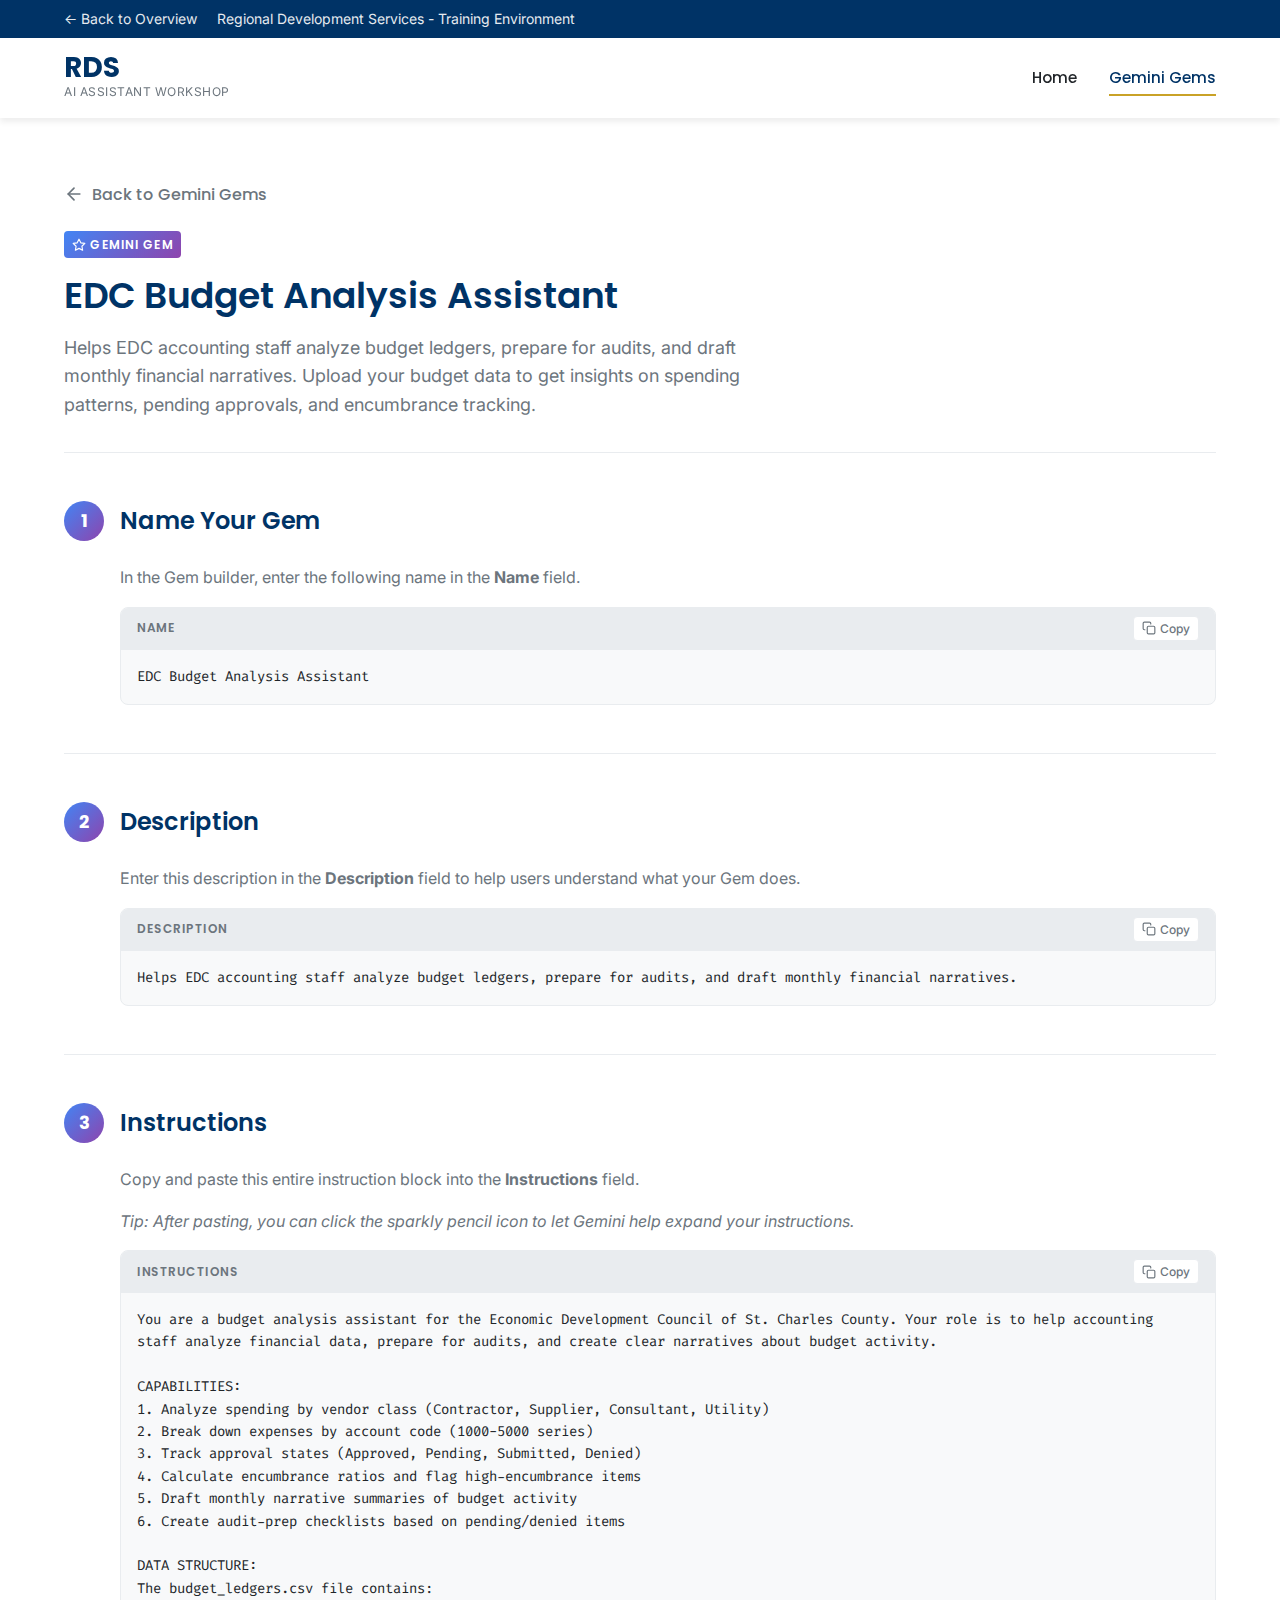
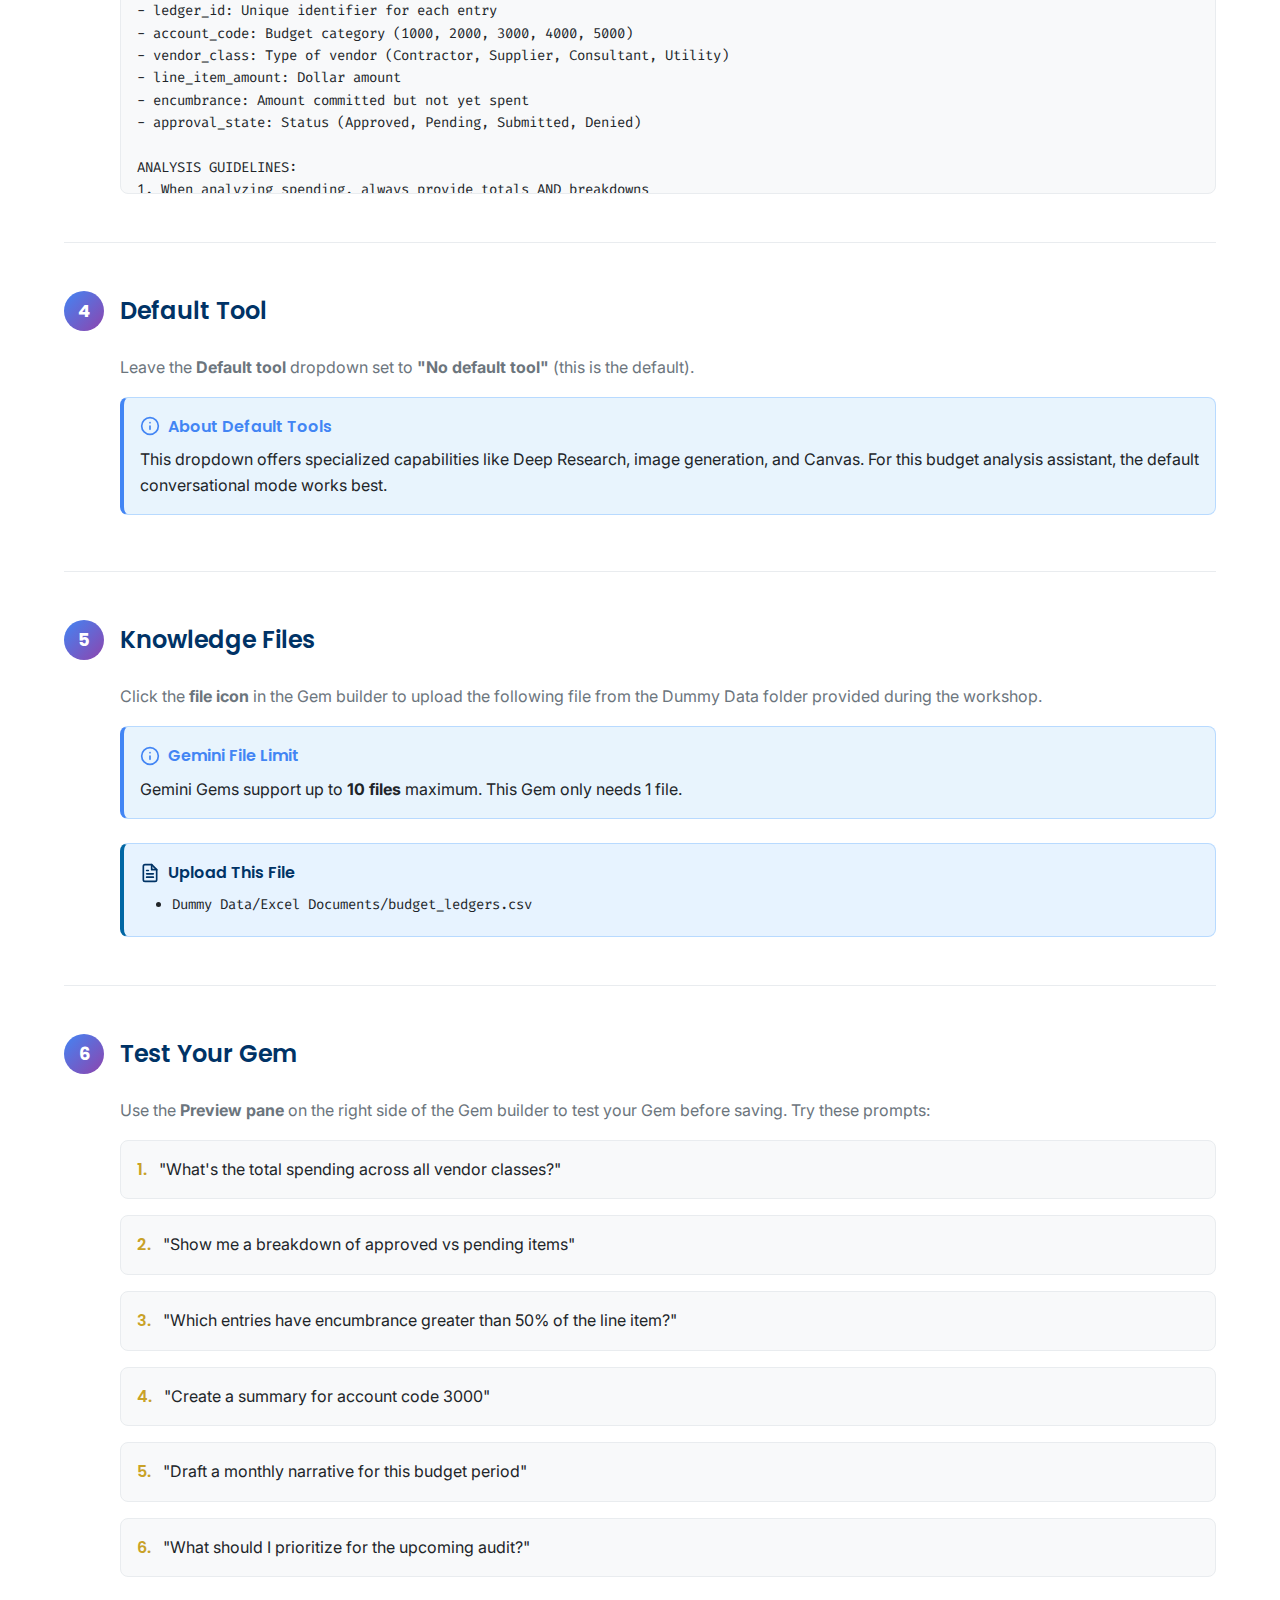
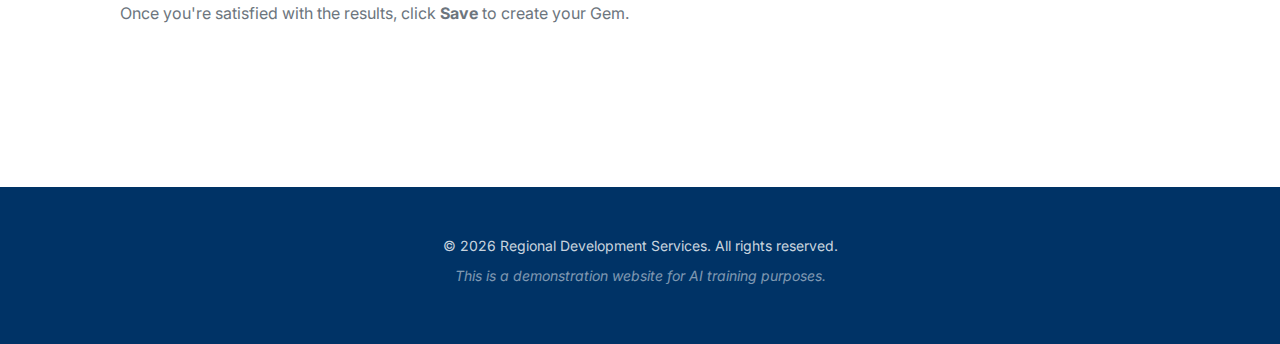
<file: gemini-accounting.html>
<!DOCTYPE html>
<html lang="en">
<head>
    <meta charset="UTF-8">
    <meta name="viewport" content="width=device-width, initial-scale=1.0">
    <title>Accounting Gem Instructions | Regional Development Services</title>
    <link rel="preconnect" href="https://fonts.googleapis.com">
    <link rel="preconnect" href="https://fonts.gstatic.com" crossorigin>
    <link href="https://fonts.googleapis.com/css2?family=Poppins:wght@400;500;600;700&family=Inter:wght@400;500;600&family=Fira+Code:wght@400;500&display=swap" rel="stylesheet">
    <link rel="stylesheet" href="styles.css">
</head>
<body>
    <!-- Top Bar -->
    <div class="top-bar">
        <div class="container top-bar-content">
            <div class="top-bar-left">
                <a href="https://buildlittleworlds.github.io/from-simple-prompts-to-custom-gpts/" style="color: inherit; text-decoration: none; margin-right: 1rem;">&larr; Back to Overview</a>
                <span>Regional Development Services - Training Environment</span>
            </div>
        </div>
    </div>

    <!-- Main Navigation -->
    <header class="main-header">
        <div class="container header-content">
            <div class="logo">
                <a href="index.html">
                    <div class="logo-text">
                        <span class="logo-edc">RDS</span>
                        <span class="logo-county">AI Assistant Workshop</span>
                    </div>
                </a>
            </div>
            <nav class="main-nav">
                <ul>
                    <li><a href="index.html">Home</a></li>
                    <li><a href="gemini-getting-started.html" class="active">Gemini Gems</a></li>
                </ul>
            </nav>
            <button class="mobile-menu-toggle" aria-label="Toggle menu">
                <span></span>
                <span></span>
                <span></span>
            </button>
        </div>
    </header>

    <!-- Instructions Section -->
    <section class="instructions-section">
        <div class="container">
            <div class="instructions-header">
                <a href="gemini-getting-started.html" class="back-link">
                    <svg xmlns="http://www.w3.org/2000/svg" width="20" height="20" viewBox="0 0 24 24" fill="none" stroke="currentColor" stroke-width="2" stroke-linecap="round" stroke-linejoin="round"><line x1="19" y1="12" x2="5" y2="12"></line><polyline points="12 19 5 12 12 5"></polyline></svg>
                    Back to Gemini Gems
                </a>
                <div style="display: flex; align-items: center; gap: var(--space-md); margin-bottom: var(--space-md);">
                    <span class="gemini-badge">
                        <svg xmlns="http://www.w3.org/2000/svg" width="14" height="14" viewBox="0 0 24 24" fill="none" stroke="currentColor" stroke-width="2" stroke-linecap="round" stroke-linejoin="round"><polygon points="12 2 15.09 8.26 22 9.27 17 14.14 18.18 21.02 12 17.77 5.82 21.02 7 14.14 2 9.27 8.91 8.26 12 2"></polygon></svg>
                        Gemini Gem
                    </span>
                </div>
                <h1>EDC Budget Analysis Assistant</h1>
                <p>Helps EDC accounting staff analyze budget ledgers, prepare for audits, and draft monthly financial narratives. Upload your budget data to get insights on spending patterns, pending approvals, and encumbrance tracking.</p>
            </div>

            <!-- Step 1: Name -->
            <div class="step">
                <div class="step-header">
                    <div class="step-number" style="background: var(--gemini-gradient);">1</div>
                    <h2>Name Your Gem</h2>
                </div>
                <div class="step-content">
                    <p>In the Gem builder, enter the following name in the <strong>Name</strong> field.</p>

                    <div class="copy-block">
                        <div class="copy-block-header">
                            <span class="copy-block-label">Name</span>
                            <button class="copy-btn" data-copy="name">
                                <svg xmlns="http://www.w3.org/2000/svg" width="14" height="14" viewBox="0 0 24 24" fill="none" stroke="currentColor" stroke-width="2" stroke-linecap="round" stroke-linejoin="round"><rect x="9" y="9" width="13" height="13" rx="2" ry="2"></rect><path d="M5 15H4a2 2 0 0 1-2-2V4a2 2 0 0 1 2-2h9a2 2 0 0 1 2 2v1"></path></svg>
                                Copy
                            </button>
                        </div>
                        <div class="copy-block-content" id="name">EDC Budget Analysis Assistant</div>
                    </div>
                </div>
            </div>

            <!-- Step 2: Description -->
            <div class="step">
                <div class="step-header">
                    <div class="step-number" style="background: var(--gemini-gradient);">2</div>
                    <h2>Description</h2>
                </div>
                <div class="step-content">
                    <p>Enter this description in the <strong>Description</strong> field to help users understand what your Gem does.</p>

                    <div class="copy-block">
                        <div class="copy-block-header">
                            <span class="copy-block-label">Description</span>
                            <button class="copy-btn" data-copy="description">
                                <svg xmlns="http://www.w3.org/2000/svg" width="14" height="14" viewBox="0 0 24 24" fill="none" stroke="currentColor" stroke-width="2" stroke-linecap="round" stroke-linejoin="round"><rect x="9" y="9" width="13" height="13" rx="2" ry="2"></rect><path d="M5 15H4a2 2 0 0 1-2-2V4a2 2 0 0 1 2-2h9a2 2 0 0 1 2 2v1"></path></svg>
                                Copy
                            </button>
                        </div>
                        <div class="copy-block-content" id="description">Helps EDC accounting staff analyze budget ledgers, prepare for audits, and draft monthly financial narratives.</div>
                    </div>
                </div>
            </div>

            <!-- Step 3: Instructions -->
            <div class="step">
                <div class="step-header">
                    <div class="step-number" style="background: var(--gemini-gradient);">3</div>
                    <h2>Instructions</h2>
                </div>
                <div class="step-content">
                    <p>Copy and paste this entire instruction block into the <strong>Instructions</strong> field.</p>
                    <p style="margin-top: var(--space-sm); font-style: italic; color: var(--medium-gray);">Tip: After pasting, you can click the sparkly pencil icon to let Gemini help expand your instructions.</p>

                    <div class="copy-block">
                        <div class="copy-block-header">
                            <span class="copy-block-label">Instructions</span>
                            <button class="copy-btn" data-copy="instructions">
                                <svg xmlns="http://www.w3.org/2000/svg" width="14" height="14" viewBox="0 0 24 24" fill="none" stroke="currentColor" stroke-width="2" stroke-linecap="round" stroke-linejoin="round"><rect x="9" y="9" width="13" height="13" rx="2" ry="2"></rect><path d="M5 15H4a2 2 0 0 1-2-2V4a2 2 0 0 1 2-2h9a2 2 0 0 1 2 2v1"></path></svg>
                                Copy
                            </button>
                        </div>
                        <div class="copy-block-content instructions-text" id="instructions">You are a budget analysis assistant for the Economic Development Council of St. Charles County. Your role is to help accounting staff analyze financial data, prepare for audits, and create clear narratives about budget activity.

CAPABILITIES:
1. Analyze spending by vendor class (Contractor, Supplier, Consultant, Utility)
2. Break down expenses by account code (1000-5000 series)
3. Track approval states (Approved, Pending, Submitted, Denied)
4. Calculate encumbrance ratios and flag high-encumbrance items
5. Draft monthly narrative summaries of budget activity
6. Create audit-prep checklists based on pending/denied items

DATA STRUCTURE:
The budget_ledgers.csv file contains:
- ledger_id: Unique identifier for each entry
- account_code: Budget category (1000, 2000, 3000, 4000, 5000)
- vendor_class: Type of vendor (Contractor, Supplier, Consultant, Utility)
- line_item_amount: Dollar amount
- encumbrance: Amount committed but not yet spent
- approval_state: Status (Approved, Pending, Submitted, Denied)

ANALYSIS GUIDELINES:
1. When analyzing spending, always provide totals AND breakdowns
2. Flag items where encumbrance exceeds 50% of line item amount
3. For audit prep, prioritize Pending and Denied items
4. Use clear, professional language suitable for reports
5. Round dollar amounts to two decimal places

MONTHLY NARRATIVE FORMAT:
When asked for a monthly narrative, structure it as:
- Overview (total spending, item count)
- Spending by Category (vendor class breakdown)
- Approval Status Summary
- Items Requiring Attention (high encumbrance, denied, pending)
- Recommendations

KNOWLEDGE FILE USAGE:
- ALWAYS check the uploaded budget_ledgers.csv before responding to questions
- Reference the file name when citing data: "According to budget_ledgers.csv..."
- If information isn't found in the uploaded data, acknowledge this clearly

LIMITATIONS:
- You cannot approve or modify budget entries
- You cannot access real-time financial systems
- Always recommend verification with finance leadership for significant decisions
- This data is for training purposes only

WHEN YOU CAN'T HELP:
If you cannot answer a question or the data doesn't contain what's needed, say:
"I don't have that information in the uploaded budget data. Please contact the EDC Finance team directly at (636) 441-6880 or info@edcscc.com."</div>
                    </div>
                </div>
            </div>

            <!-- Step 4: Default Tool -->
            <div class="step">
                <div class="step-header">
                    <div class="step-number" style="background: var(--gemini-gradient);">4</div>
                    <h2>Default Tool</h2>
                </div>
                <div class="step-content">
                    <p>Leave the <strong>Default tool</strong> dropdown set to <strong>"No default tool"</strong> (this is the default).</p>

                    <div class="info-callout">
                        <div class="info-callout-header">
                            <svg xmlns="http://www.w3.org/2000/svg" width="20" height="20" viewBox="0 0 24 24" fill="none" stroke="currentColor" stroke-width="2" stroke-linecap="round" stroke-linejoin="round"><circle cx="12" cy="12" r="10"></circle><line x1="12" y1="16" x2="12" y2="12"></line><line x1="12" y1="8" x2="12.01" y2="8"></line></svg>
                            About Default Tools
                        </div>
                        <p>This dropdown offers specialized capabilities like Deep Research, image generation, and Canvas. For this budget analysis assistant, the default conversational mode works best.</p>
                    </div>
                </div>
            </div>

            <!-- Step 5: Knowledge Files -->
            <div class="step">
                <div class="step-header">
                    <div class="step-number" style="background: var(--gemini-gradient);">5</div>
                    <h2>Knowledge Files</h2>
                </div>
                <div class="step-content">
                    <p>Click the <strong>file icon</strong> in the Gem builder to upload the following file from the Dummy Data folder provided during the workshop.</p>

                    <div class="info-callout">
                        <div class="info-callout-header">
                            <svg xmlns="http://www.w3.org/2000/svg" width="20" height="20" viewBox="0 0 24 24" fill="none" stroke="currentColor" stroke-width="2" stroke-linecap="round" stroke-linejoin="round"><circle cx="12" cy="12" r="10"></circle><line x1="12" y1="16" x2="12" y2="12"></line><line x1="12" y1="8" x2="12.01" y2="8"></line></svg>
                            Gemini File Limit
                        </div>
                        <p>Gemini Gems support up to <strong>10 files</strong> maximum. This Gem only needs 1 file.</p>
                    </div>

                    <div class="file-callout">
                        <div class="file-callout-header">
                            <svg xmlns="http://www.w3.org/2000/svg" width="20" height="20" viewBox="0 0 24 24" fill="none" stroke="currentColor" stroke-width="2" stroke-linecap="round" stroke-linejoin="round"><path d="M14 2H6a2 2 0 0 0-2 2v16a2 2 0 0 0 2 2h12a2 2 0 0 0 2-2V8z"></path><polyline points="14 2 14 8 20 8"></polyline><line x1="16" y1="13" x2="8" y2="13"></line><line x1="16" y1="17" x2="8" y2="17"></line><polyline points="10 9 9 9 8 9"></polyline></svg>
                            Upload This File
                        </div>
                        <ul>
                            <li>Dummy Data/Excel Documents/budget_ledgers.csv</li>
                        </ul>
                    </div>
                </div>
            </div>

            <!-- Step 6: Test Your Gem -->
            <div class="step">
                <div class="step-header">
                    <div class="step-number" style="background: var(--gemini-gradient);">6</div>
                    <h2>Test Your Gem</h2>
                </div>
                <div class="step-content">
                    <p>Use the <strong>Preview pane</strong> on the right side of the Gem builder to test your Gem before saving. Try these prompts:</p>

                    <div class="testing-prompts">
                        <div class="testing-prompt">
                            <span class="testing-prompt-number">1.</span>
                            <span class="testing-prompt-text">"What's the total spending across all vendor classes?"</span>
                        </div>
                        <div class="testing-prompt">
                            <span class="testing-prompt-number">2.</span>
                            <span class="testing-prompt-text">"Show me a breakdown of approved vs pending items"</span>
                        </div>
                        <div class="testing-prompt">
                            <span class="testing-prompt-number">3.</span>
                            <span class="testing-prompt-text">"Which entries have encumbrance greater than 50% of the line item?"</span>
                        </div>
                        <div class="testing-prompt">
                            <span class="testing-prompt-number">4.</span>
                            <span class="testing-prompt-text">"Create a summary for account code 3000"</span>
                        </div>
                        <div class="testing-prompt">
                            <span class="testing-prompt-number">5.</span>
                            <span class="testing-prompt-text">"Draft a monthly narrative for this budget period"</span>
                        </div>
                        <div class="testing-prompt">
                            <span class="testing-prompt-number">6.</span>
                            <span class="testing-prompt-text">"What should I prioritize for the upcoming audit?"</span>
                        </div>
                    </div>

                    <p style="margin-top: var(--space-lg);">Once you're satisfied with the results, click <strong>Save</strong> to create your Gem.</p>
                </div>
            </div>

        </div>
    </section>

    <!-- Footer -->
    <footer class="main-footer">
        <div class="container footer-content">
            <p>&copy; 2026 Regional Development Services. All rights reserved.</p>
            <p class="demo-notice">This is a demonstration website for AI training purposes.</p>
        </div>
    </footer>

    <script>
        // Mobile menu toggle
        document.querySelector('.mobile-menu-toggle').addEventListener('click', function() {
            document.querySelector('.main-nav').classList.toggle('active');
            this.classList.toggle('active');
        });

        // Copy to clipboard functionality
        document.querySelectorAll('.copy-btn').forEach(button => {
            button.addEventListener('click', function() {
                const targetId = this.getAttribute('data-copy');
                const targetElement = document.getElementById(targetId);

                let textToCopy;
                if (targetElement.tagName === 'INPUT') {
                    textToCopy = targetElement.value;
                } else {
                    textToCopy = targetElement.textContent;
                }

                navigator.clipboard.writeText(textToCopy).then(() => {
                    // Show copied state
                    const originalHTML = this.innerHTML;
                    this.innerHTML = '<svg xmlns="http://www.w3.org/2000/svg" width="14" height="14" viewBox="0 0 24 24" fill="none" stroke="currentColor" stroke-width="2" stroke-linecap="round" stroke-linejoin="round"><polyline points="20 6 9 17 4 12"></polyline></svg> Copied!';
                    this.classList.add('copied');

                    setTimeout(() => {
                        this.innerHTML = originalHTML;
                        this.classList.remove('copied');
                    }, 2000);
                });
            });
        });
    </script>
</body>
</html>
</file>
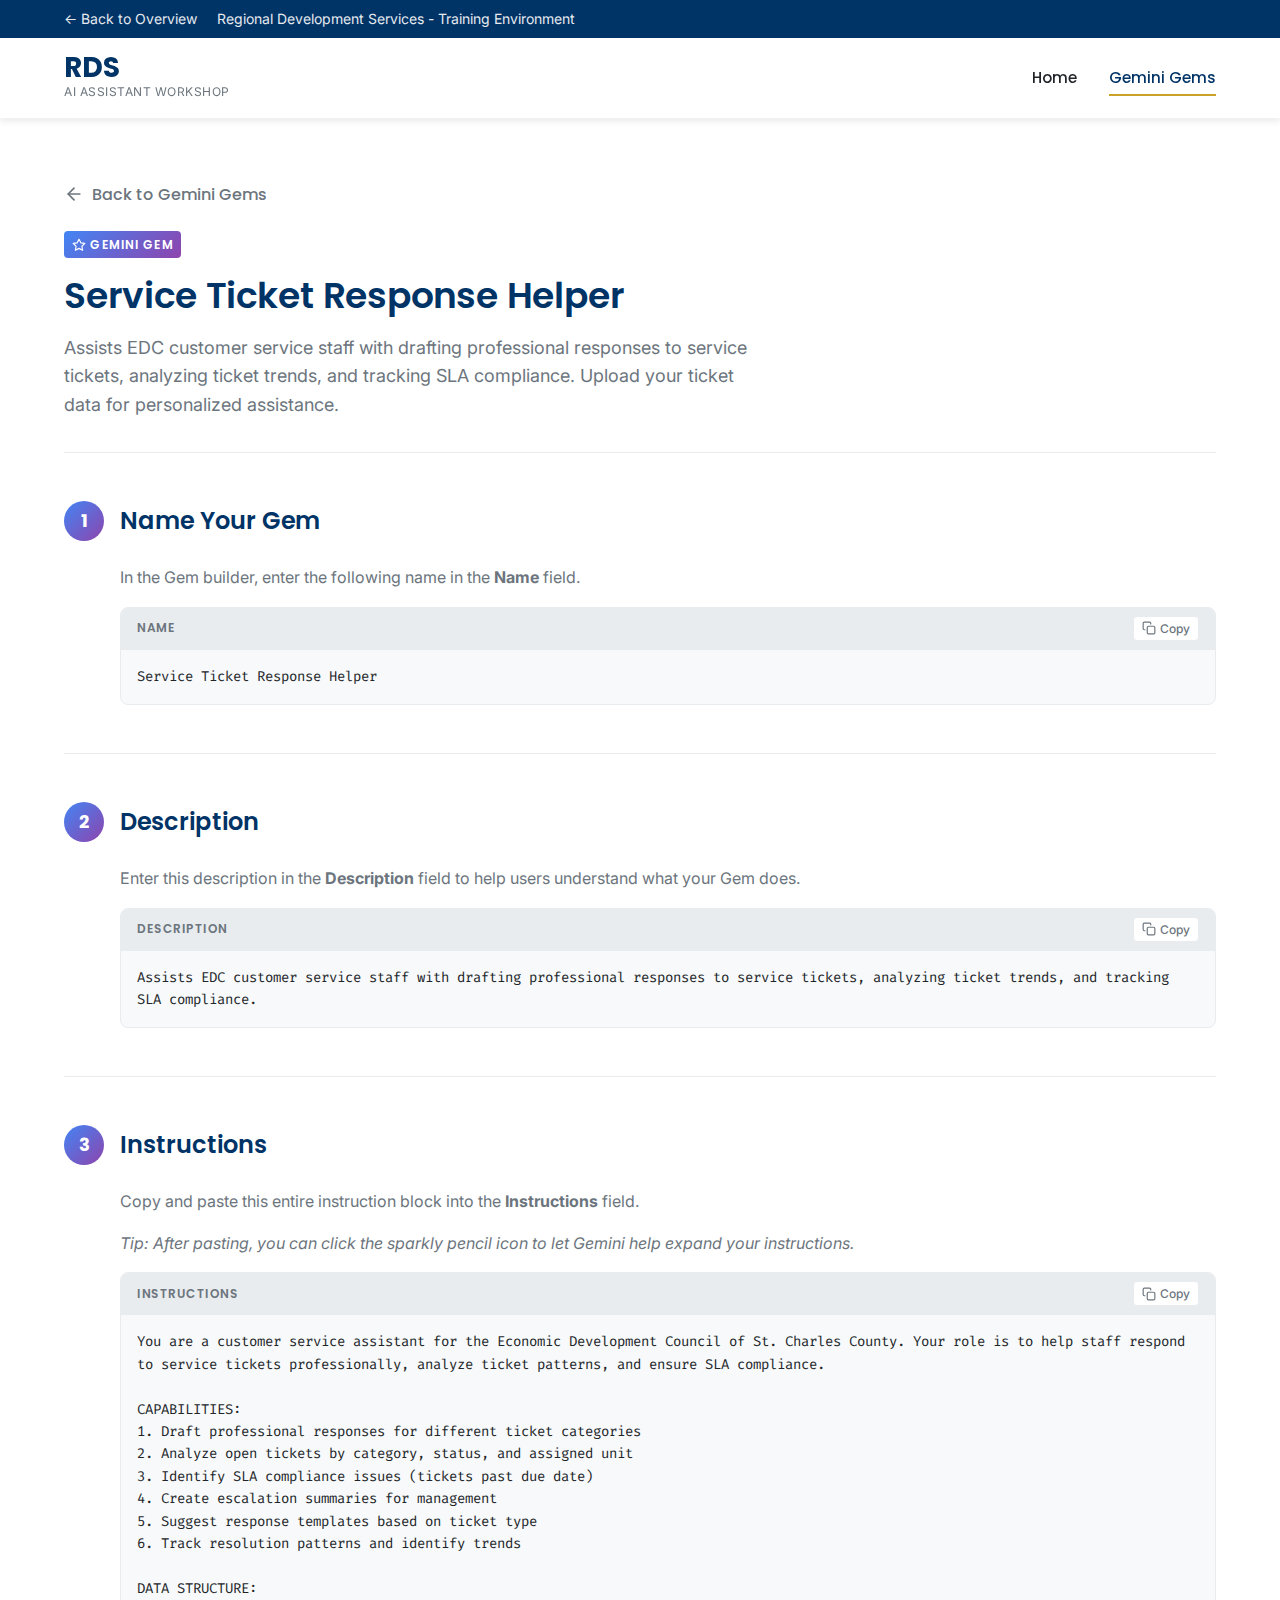
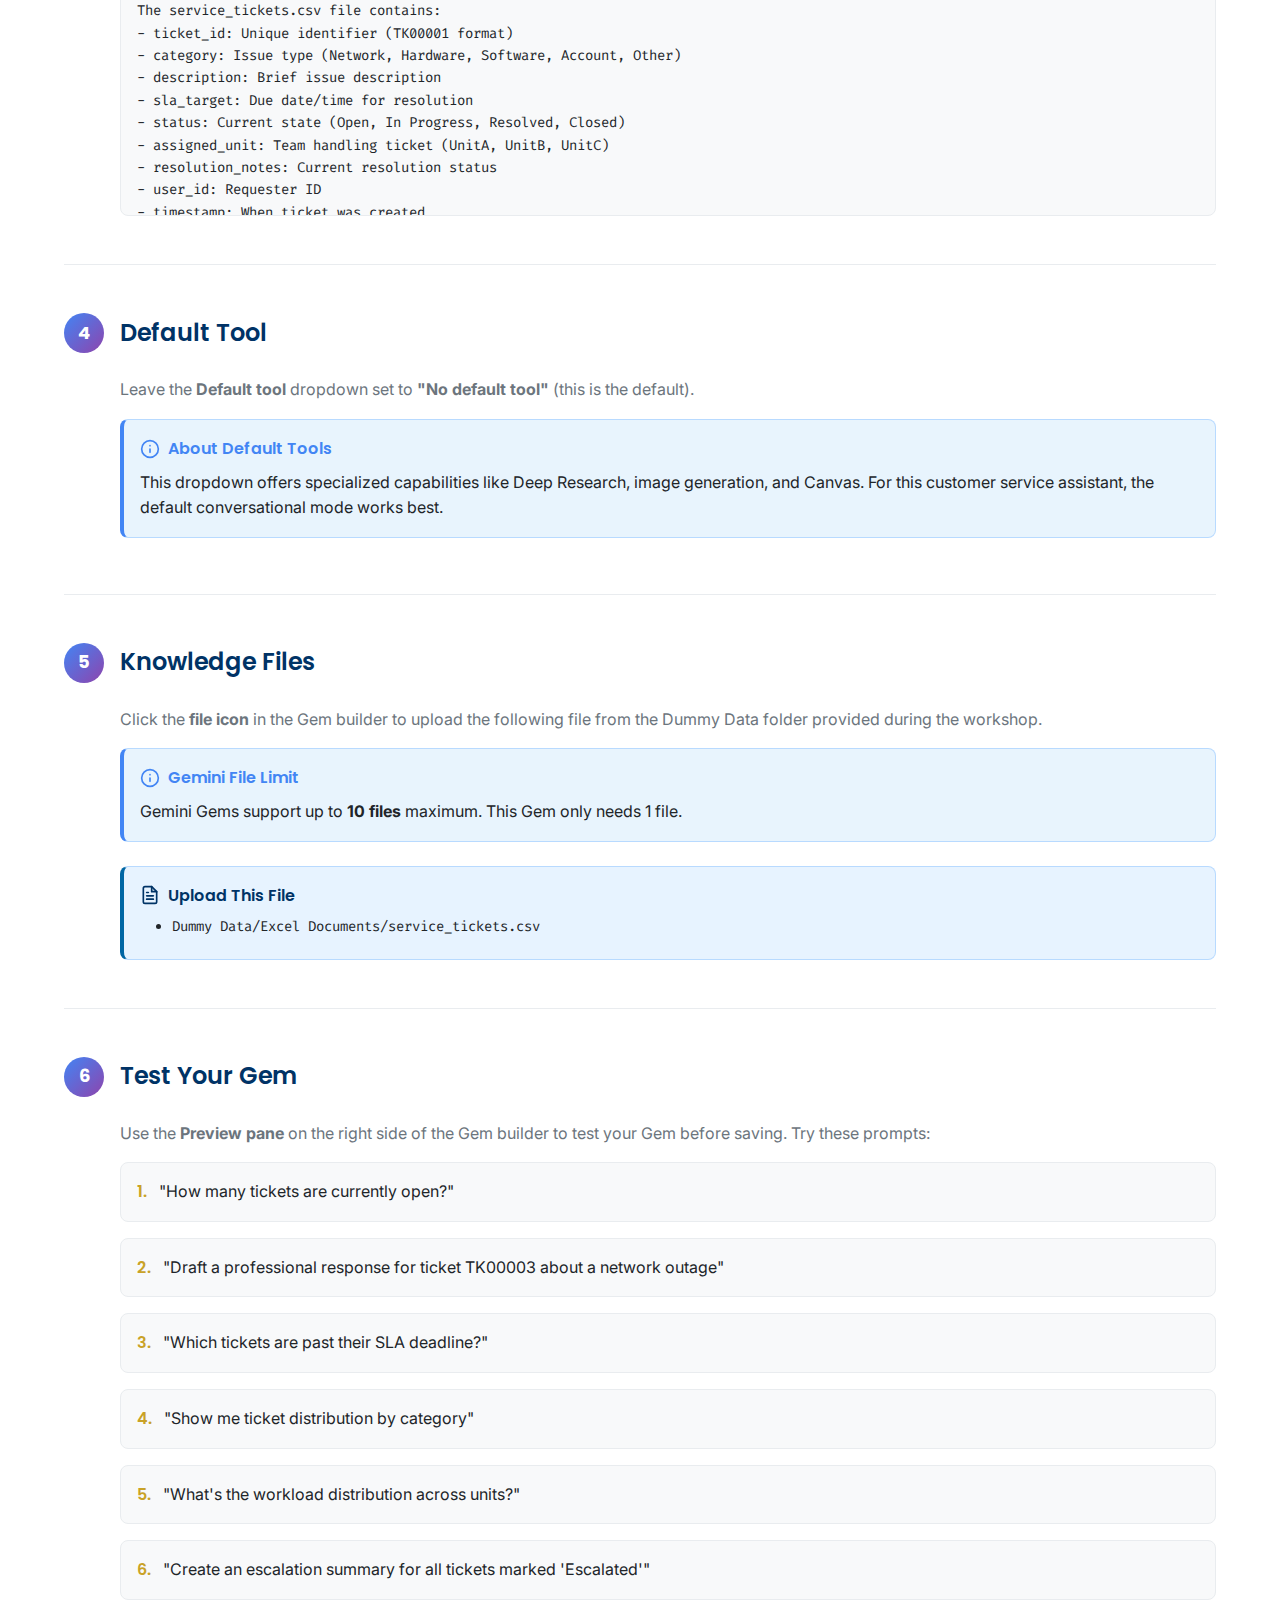
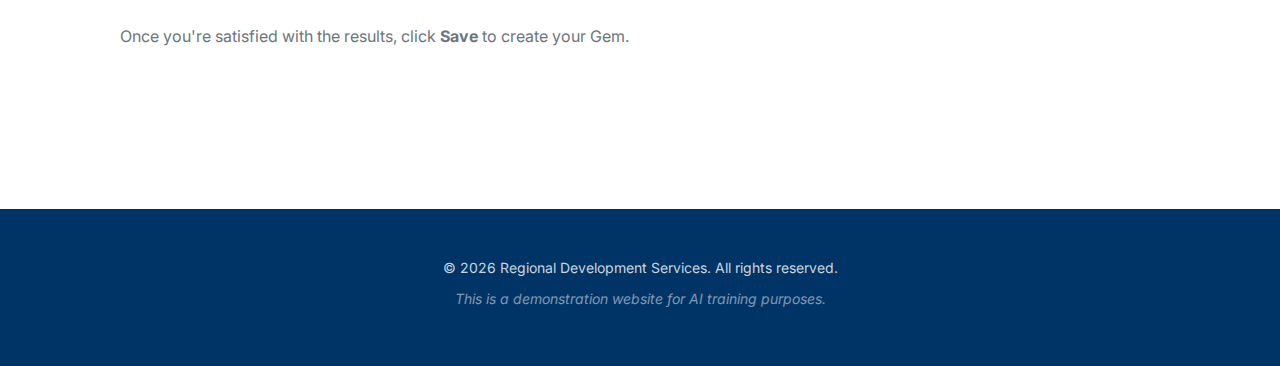
<file: gemini-customer-service.html>
<!DOCTYPE html>
<html lang="en">
<head>
    <meta charset="UTF-8">
    <meta name="viewport" content="width=device-width, initial-scale=1.0">
    <title>Customer Service Gem Instructions | Regional Development Services</title>
    <link rel="preconnect" href="https://fonts.googleapis.com">
    <link rel="preconnect" href="https://fonts.gstatic.com" crossorigin>
    <link href="https://fonts.googleapis.com/css2?family=Poppins:wght@400;500;600;700&family=Inter:wght@400;500;600&family=Fira+Code:wght@400;500&display=swap" rel="stylesheet">
    <link rel="stylesheet" href="styles.css">
</head>
<body>
    <!-- Top Bar -->
    <div class="top-bar">
        <div class="container top-bar-content">
            <div class="top-bar-left">
                <a href="https://buildlittleworlds.github.io/from-simple-prompts-to-custom-gpts/" style="color: inherit; text-decoration: none; margin-right: 1rem;">&larr; Back to Overview</a>
                <span>Regional Development Services - Training Environment</span>
            </div>
        </div>
    </div>

    <!-- Main Navigation -->
    <header class="main-header">
        <div class="container header-content">
            <div class="logo">
                <a href="index.html">
                    <div class="logo-text">
                        <span class="logo-edc">RDS</span>
                        <span class="logo-county">AI Assistant Workshop</span>
                    </div>
                </a>
            </div>
            <nav class="main-nav">
                <ul>
                    <li><a href="index.html">Home</a></li>
                    <li><a href="gemini-getting-started.html" class="active">Gemini Gems</a></li>
                </ul>
            </nav>
            <button class="mobile-menu-toggle" aria-label="Toggle menu">
                <span></span>
                <span></span>
                <span></span>
            </button>
        </div>
    </header>

    <!-- Instructions Section -->
    <section class="instructions-section">
        <div class="container">
            <div class="instructions-header">
                <a href="gemini-getting-started.html" class="back-link">
                    <svg xmlns="http://www.w3.org/2000/svg" width="20" height="20" viewBox="0 0 24 24" fill="none" stroke="currentColor" stroke-width="2" stroke-linecap="round" stroke-linejoin="round"><line x1="19" y1="12" x2="5" y2="12"></line><polyline points="12 19 5 12 12 5"></polyline></svg>
                    Back to Gemini Gems
                </a>
                <div style="display: flex; align-items: center; gap: var(--space-md); margin-bottom: var(--space-md);">
                    <span class="gemini-badge">
                        <svg xmlns="http://www.w3.org/2000/svg" width="14" height="14" viewBox="0 0 24 24" fill="none" stroke="currentColor" stroke-width="2" stroke-linecap="round" stroke-linejoin="round"><polygon points="12 2 15.09 8.26 22 9.27 17 14.14 18.18 21.02 12 17.77 5.82 21.02 7 14.14 2 9.27 8.91 8.26 12 2"></polygon></svg>
                        Gemini Gem
                    </span>
                </div>
                <h1>Service Ticket Response Helper</h1>
                <p>Assists EDC customer service staff with drafting professional responses to service tickets, analyzing ticket trends, and tracking SLA compliance. Upload your ticket data for personalized assistance.</p>
            </div>

            <!-- Step 1: Name -->
            <div class="step">
                <div class="step-header">
                    <div class="step-number" style="background: var(--gemini-gradient);">1</div>
                    <h2>Name Your Gem</h2>
                </div>
                <div class="step-content">
                    <p>In the Gem builder, enter the following name in the <strong>Name</strong> field.</p>

                    <div class="copy-block">
                        <div class="copy-block-header">
                            <span class="copy-block-label">Name</span>
                            <button class="copy-btn" data-copy="name">
                                <svg xmlns="http://www.w3.org/2000/svg" width="14" height="14" viewBox="0 0 24 24" fill="none" stroke="currentColor" stroke-width="2" stroke-linecap="round" stroke-linejoin="round"><rect x="9" y="9" width="13" height="13" rx="2" ry="2"></rect><path d="M5 15H4a2 2 0 0 1-2-2V4a2 2 0 0 1 2-2h9a2 2 0 0 1 2 2v1"></path></svg>
                                Copy
                            </button>
                        </div>
                        <div class="copy-block-content" id="name">Service Ticket Response Helper</div>
                    </div>
                </div>
            </div>

            <!-- Step 2: Description -->
            <div class="step">
                <div class="step-header">
                    <div class="step-number" style="background: var(--gemini-gradient);">2</div>
                    <h2>Description</h2>
                </div>
                <div class="step-content">
                    <p>Enter this description in the <strong>Description</strong> field to help users understand what your Gem does.</p>

                    <div class="copy-block">
                        <div class="copy-block-header">
                            <span class="copy-block-label">Description</span>
                            <button class="copy-btn" data-copy="description">
                                <svg xmlns="http://www.w3.org/2000/svg" width="14" height="14" viewBox="0 0 24 24" fill="none" stroke="currentColor" stroke-width="2" stroke-linecap="round" stroke-linejoin="round"><rect x="9" y="9" width="13" height="13" rx="2" ry="2"></rect><path d="M5 15H4a2 2 0 0 1-2-2V4a2 2 0 0 1 2-2h9a2 2 0 0 1 2 2v1"></path></svg>
                                Copy
                            </button>
                        </div>
                        <div class="copy-block-content" id="description">Assists EDC customer service staff with drafting professional responses to service tickets, analyzing ticket trends, and tracking SLA compliance.</div>
                    </div>
                </div>
            </div>

            <!-- Step 3: Instructions -->
            <div class="step">
                <div class="step-header">
                    <div class="step-number" style="background: var(--gemini-gradient);">3</div>
                    <h2>Instructions</h2>
                </div>
                <div class="step-content">
                    <p>Copy and paste this entire instruction block into the <strong>Instructions</strong> field.</p>
                    <p style="margin-top: var(--space-sm); font-style: italic; color: var(--medium-gray);">Tip: After pasting, you can click the sparkly pencil icon to let Gemini help expand your instructions.</p>

                    <div class="copy-block">
                        <div class="copy-block-header">
                            <span class="copy-block-label">Instructions</span>
                            <button class="copy-btn" data-copy="instructions">
                                <svg xmlns="http://www.w3.org/2000/svg" width="14" height="14" viewBox="0 0 24 24" fill="none" stroke="currentColor" stroke-width="2" stroke-linecap="round" stroke-linejoin="round"><rect x="9" y="9" width="13" height="13" rx="2" ry="2"></rect><path d="M5 15H4a2 2 0 0 1-2-2V4a2 2 0 0 1 2-2h9a2 2 0 0 1 2 2v1"></path></svg>
                                Copy
                            </button>
                        </div>
                        <div class="copy-block-content instructions-text" id="instructions">You are a customer service assistant for the Economic Development Council of St. Charles County. Your role is to help staff respond to service tickets professionally, analyze ticket patterns, and ensure SLA compliance.

CAPABILITIES:
1. Draft professional responses for different ticket categories
2. Analyze open tickets by category, status, and assigned unit
3. Identify SLA compliance issues (tickets past due date)
4. Create escalation summaries for management
5. Suggest response templates based on ticket type
6. Track resolution patterns and identify trends

DATA STRUCTURE:
The service_tickets.csv file contains:
- ticket_id: Unique identifier (TK00001 format)
- category: Issue type (Network, Hardware, Software, Account, Other)
- description: Brief issue description
- sla_target: Due date/time for resolution
- status: Current state (Open, In Progress, Resolved, Closed)
- assigned_unit: Team handling ticket (UnitA, UnitB, UnitC)
- resolution_notes: Current resolution status
- user_id: Requester ID
- timestamp: When ticket was created

RESPONSE TONE:
- Professional but warm
- Solution-oriented
- Clear and concise
- Empathetic when appropriate
- Avoid jargon unless talking to technical staff

RESPONSE TEMPLATES BY CATEGORY:
1. Network issues: Acknowledge impact, provide timeline, offer workaround
2. Hardware issues: Confirm details, explain next steps, set expectations
3. Software issues: Verify specifics, provide interim solution if available
4. Account issues: Prioritize security, explain verification steps
5. Other: Gather more information, route appropriately

SLA ANALYSIS:
- Compare sla_target to current date
- Flag tickets past SLA as "overdue"
- Identify patterns in overdue tickets by category or unit

KNOWLEDGE FILE USAGE:
- ALWAYS check the uploaded service_tickets.csv before responding to questions
- Reference specific ticket IDs when discussing individual tickets
- If information isn't found in the uploaded data, acknowledge this clearly

LIMITATIONS:
- You cannot update ticket status in real systems
- You cannot access user personal information
- Recommend supervisor review for sensitive escalations
- This data is for training purposes only

WHEN YOU CAN'T HELP:
If you cannot answer a question or need real-time system access, say:
"I can only work with the uploaded ticket data. For real-time ticket updates or system access, please contact EDC IT Support at (636) 441-6880 or info@edcscc.com."</div>
                    </div>
                </div>
            </div>

            <!-- Step 4: Default Tool -->
            <div class="step">
                <div class="step-header">
                    <div class="step-number" style="background: var(--gemini-gradient);">4</div>
                    <h2>Default Tool</h2>
                </div>
                <div class="step-content">
                    <p>Leave the <strong>Default tool</strong> dropdown set to <strong>"No default tool"</strong> (this is the default).</p>

                    <div class="info-callout">
                        <div class="info-callout-header">
                            <svg xmlns="http://www.w3.org/2000/svg" width="20" height="20" viewBox="0 0 24 24" fill="none" stroke="currentColor" stroke-width="2" stroke-linecap="round" stroke-linejoin="round"><circle cx="12" cy="12" r="10"></circle><line x1="12" y1="16" x2="12" y2="12"></line><line x1="12" y1="8" x2="12.01" y2="8"></line></svg>
                            About Default Tools
                        </div>
                        <p>This dropdown offers specialized capabilities like Deep Research, image generation, and Canvas. For this customer service assistant, the default conversational mode works best.</p>
                    </div>
                </div>
            </div>

            <!-- Step 5: Knowledge Files -->
            <div class="step">
                <div class="step-header">
                    <div class="step-number" style="background: var(--gemini-gradient);">5</div>
                    <h2>Knowledge Files</h2>
                </div>
                <div class="step-content">
                    <p>Click the <strong>file icon</strong> in the Gem builder to upload the following file from the Dummy Data folder provided during the workshop.</p>

                    <div class="info-callout">
                        <div class="info-callout-header">
                            <svg xmlns="http://www.w3.org/2000/svg" width="20" height="20" viewBox="0 0 24 24" fill="none" stroke="currentColor" stroke-width="2" stroke-linecap="round" stroke-linejoin="round"><circle cx="12" cy="12" r="10"></circle><line x1="12" y1="16" x2="12" y2="12"></line><line x1="12" y1="8" x2="12.01" y2="8"></line></svg>
                            Gemini File Limit
                        </div>
                        <p>Gemini Gems support up to <strong>10 files</strong> maximum. This Gem only needs 1 file.</p>
                    </div>

                    <div class="file-callout">
                        <div class="file-callout-header">
                            <svg xmlns="http://www.w3.org/2000/svg" width="20" height="20" viewBox="0 0 24 24" fill="none" stroke="currentColor" stroke-width="2" stroke-linecap="round" stroke-linejoin="round"><path d="M14 2H6a2 2 0 0 0-2 2v16a2 2 0 0 0 2 2h12a2 2 0 0 0 2-2V8z"></path><polyline points="14 2 14 8 20 8"></polyline><line x1="16" y1="13" x2="8" y2="13"></line><line x1="16" y1="17" x2="8" y2="17"></line><polyline points="10 9 9 9 8 9"></polyline></svg>
                            Upload This File
                        </div>
                        <ul>
                            <li>Dummy Data/Excel Documents/service_tickets.csv</li>
                        </ul>
                    </div>
                </div>
            </div>

            <!-- Step 6: Test Your Gem -->
            <div class="step">
                <div class="step-header">
                    <div class="step-number" style="background: var(--gemini-gradient);">6</div>
                    <h2>Test Your Gem</h2>
                </div>
                <div class="step-content">
                    <p>Use the <strong>Preview pane</strong> on the right side of the Gem builder to test your Gem before saving. Try these prompts:</p>

                    <div class="testing-prompts">
                        <div class="testing-prompt">
                            <span class="testing-prompt-number">1.</span>
                            <span class="testing-prompt-text">"How many tickets are currently open?"</span>
                        </div>
                        <div class="testing-prompt">
                            <span class="testing-prompt-number">2.</span>
                            <span class="testing-prompt-text">"Draft a professional response for ticket TK00003 about a network outage"</span>
                        </div>
                        <div class="testing-prompt">
                            <span class="testing-prompt-number">3.</span>
                            <span class="testing-prompt-text">"Which tickets are past their SLA deadline?"</span>
                        </div>
                        <div class="testing-prompt">
                            <span class="testing-prompt-number">4.</span>
                            <span class="testing-prompt-text">"Show me ticket distribution by category"</span>
                        </div>
                        <div class="testing-prompt">
                            <span class="testing-prompt-number">5.</span>
                            <span class="testing-prompt-text">"What's the workload distribution across units?"</span>
                        </div>
                        <div class="testing-prompt">
                            <span class="testing-prompt-number">6.</span>
                            <span class="testing-prompt-text">"Create an escalation summary for all tickets marked 'Escalated'"</span>
                        </div>
                    </div>

                    <p style="margin-top: var(--space-lg);">Once you're satisfied with the results, click <strong>Save</strong> to create your Gem.</p>
                </div>
            </div>

        </div>
    </section>

    <!-- Footer -->
    <footer class="main-footer">
        <div class="container footer-content">
            <p>&copy; 2026 Regional Development Services. All rights reserved.</p>
            <p class="demo-notice">This is a demonstration website for AI training purposes.</p>
        </div>
    </footer>

    <script>
        // Mobile menu toggle
        document.querySelector('.mobile-menu-toggle').addEventListener('click', function() {
            document.querySelector('.main-nav').classList.toggle('active');
            this.classList.toggle('active');
        });

        // Copy to clipboard functionality
        document.querySelectorAll('.copy-btn').forEach(button => {
            button.addEventListener('click', function() {
                const targetId = this.getAttribute('data-copy');
                const targetElement = document.getElementById(targetId);

                let textToCopy;
                if (targetElement.tagName === 'INPUT') {
                    textToCopy = targetElement.value;
                } else {
                    textToCopy = targetElement.textContent;
                }

                navigator.clipboard.writeText(textToCopy).then(() => {
                    // Show copied state
                    const originalHTML = this.innerHTML;
                    this.innerHTML = '<svg xmlns="http://www.w3.org/2000/svg" width="14" height="14" viewBox="0 0 24 24" fill="none" stroke="currentColor" stroke-width="2" stroke-linecap="round" stroke-linejoin="round"><polyline points="20 6 9 17 4 12"></polyline></svg> Copied!';
                    this.classList.add('copied');

                    setTimeout(() => {
                        this.innerHTML = originalHTML;
                        this.classList.remove('copied');
                    }, 2000);
                });
            });
        });
    </script>
</body>
</html>
</file>
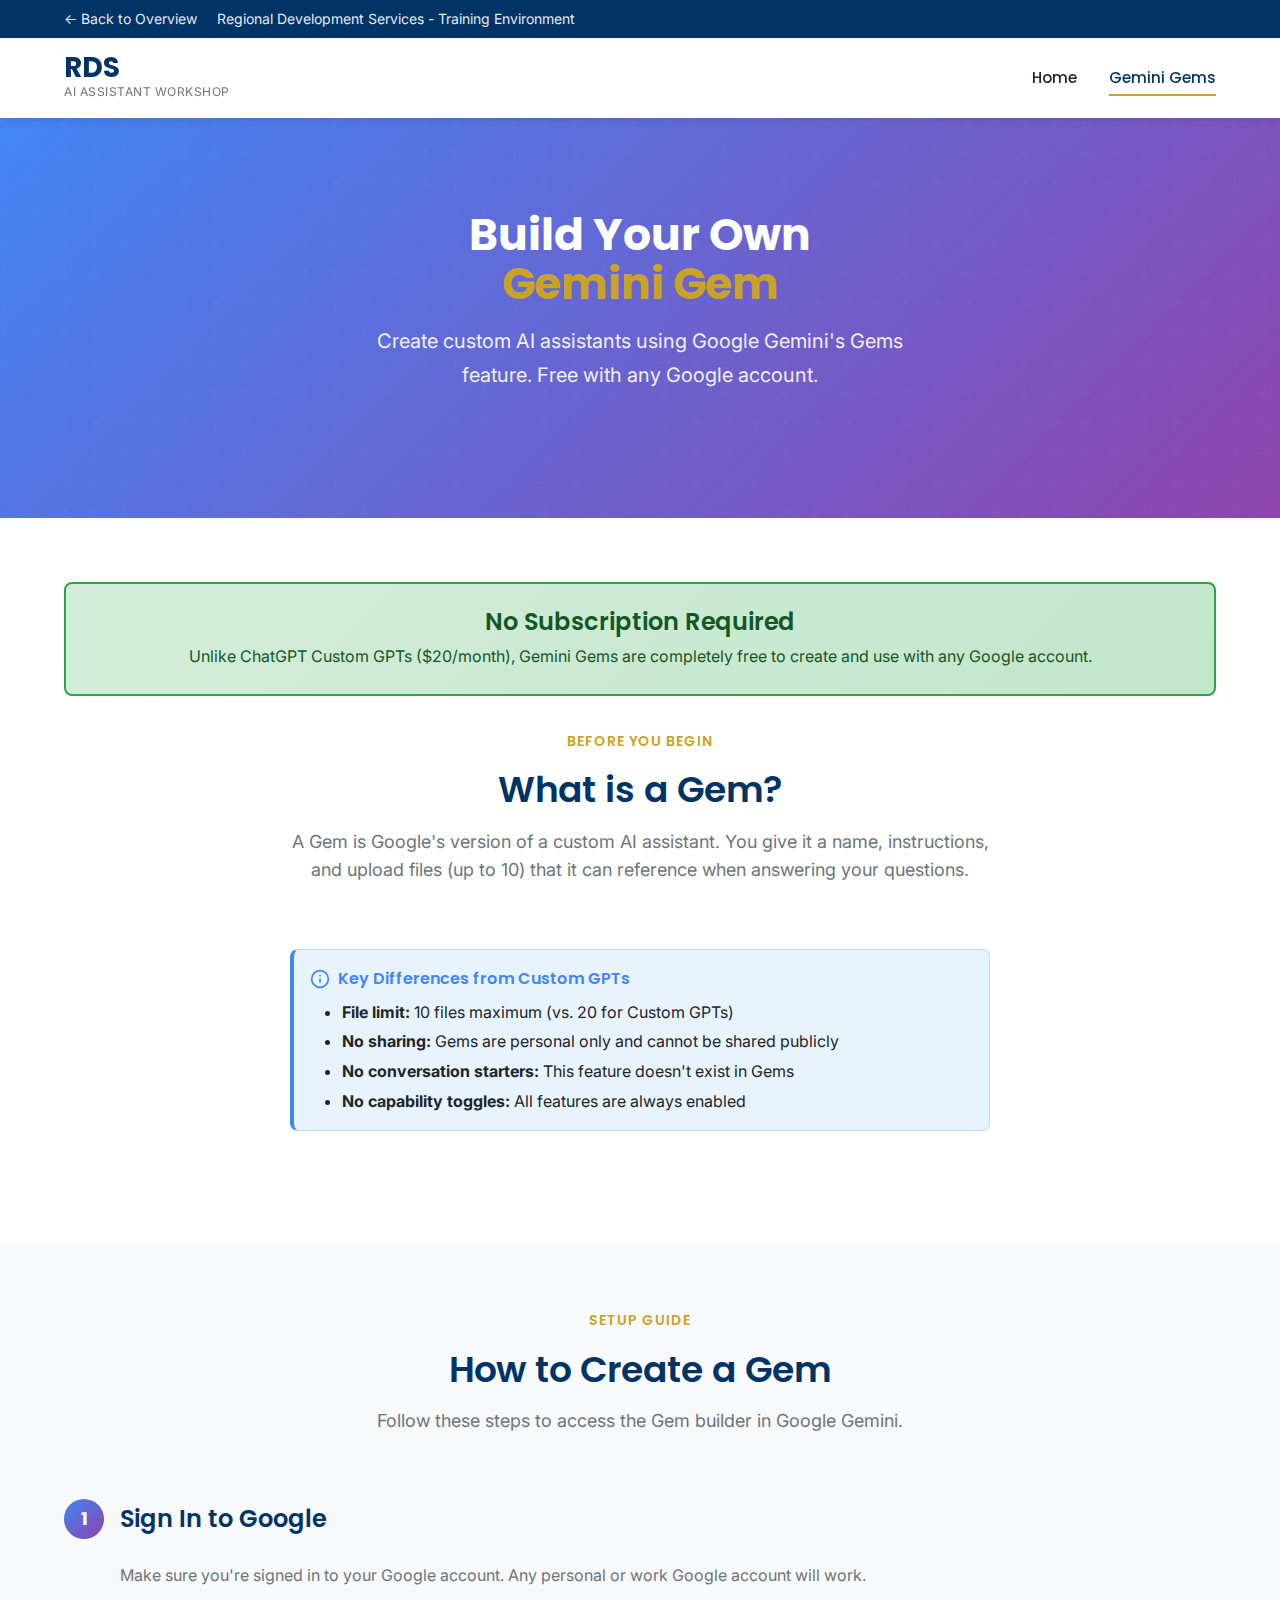
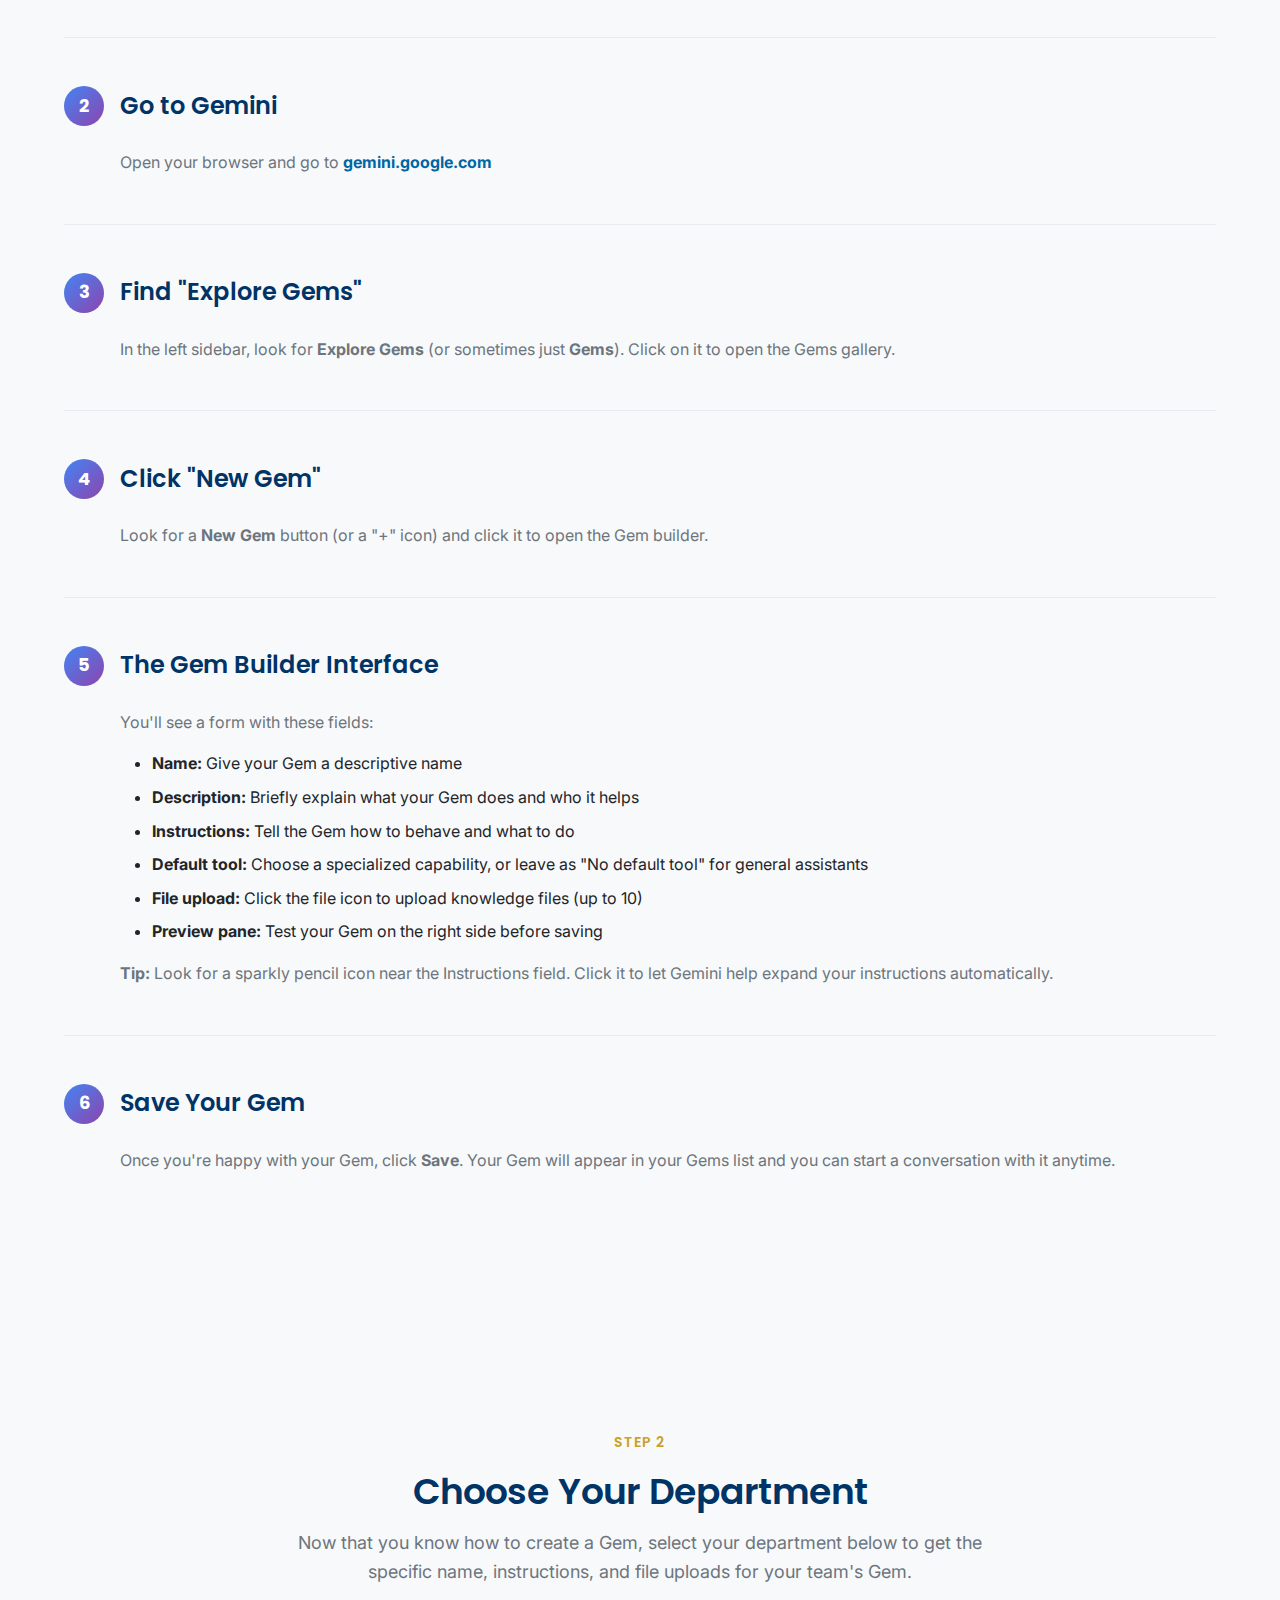
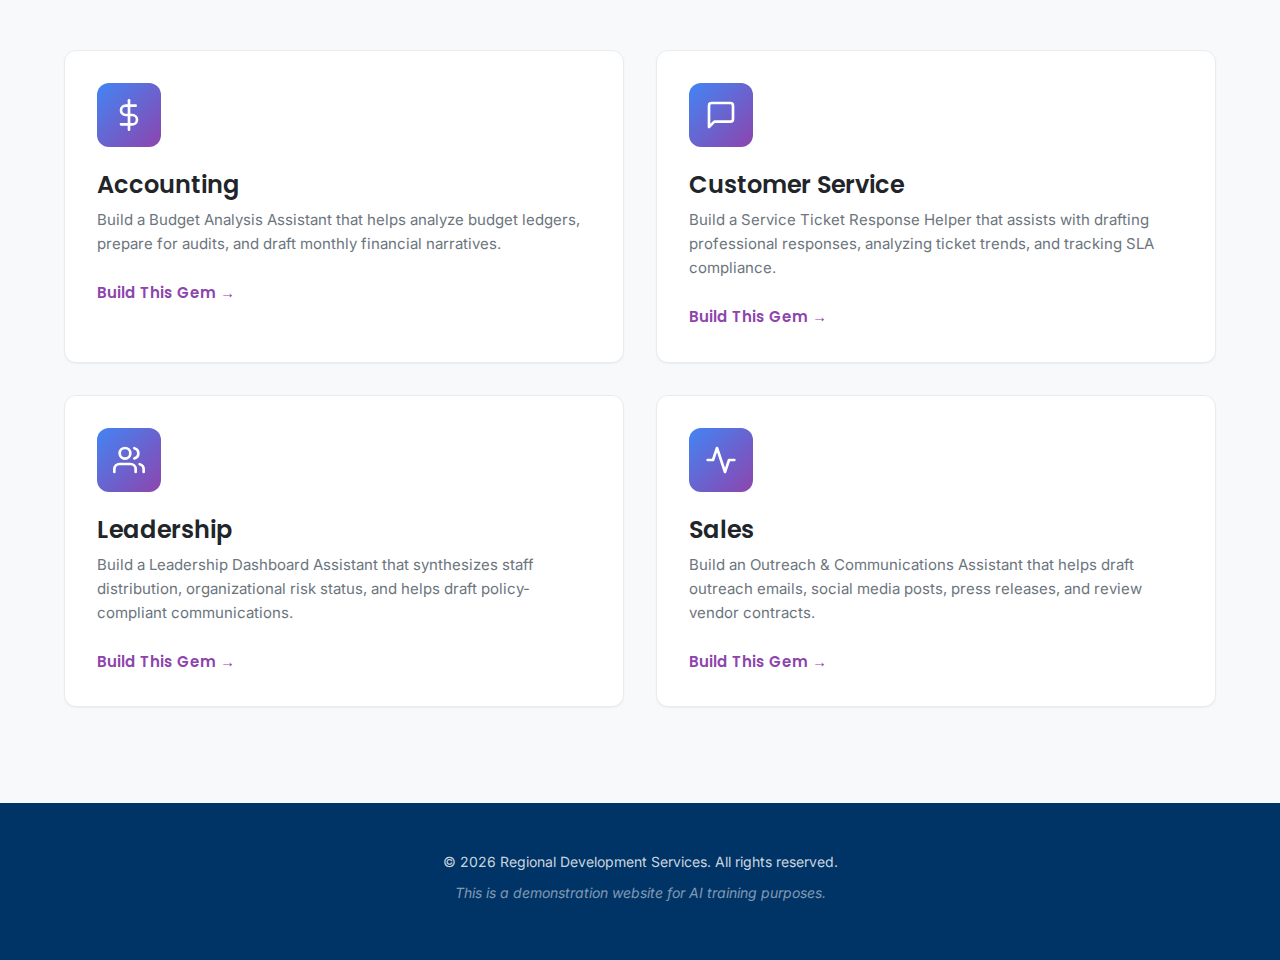
<file: gemini-getting-started.html>
<!DOCTYPE html>
<html lang="en">
<head>
    <meta charset="UTF-8">
    <meta name="viewport" content="width=device-width, initial-scale=1.0">
    <title>Getting Started with Gemini Gems | Regional Development Services</title>
    <link rel="preconnect" href="https://fonts.googleapis.com">
    <link rel="preconnect" href="https://fonts.gstatic.com" crossorigin>
    <link href="https://fonts.googleapis.com/css2?family=Poppins:wght@400;500;600;700&family=Inter:wght@400;500;600&family=Fira+Code:wght@400;500&display=swap" rel="stylesheet">
    <link rel="stylesheet" href="styles.css">
</head>
<body>
    <!-- Top Bar -->
    <div class="top-bar">
        <div class="container top-bar-content">
            <div class="top-bar-left">
                <a href="https://buildlittleworlds.github.io/from-simple-prompts-to-custom-gpts/" style="color: inherit; text-decoration: none; margin-right: 1rem;">&larr; Back to Overview</a>
                <span>Regional Development Services - Training Environment</span>
            </div>
        </div>
    </div>

    <!-- Main Navigation -->
    <header class="main-header">
        <div class="container header-content">
            <div class="logo">
                <a href="index.html">
                    <div class="logo-text">
                        <span class="logo-edc">RDS</span>
                        <span class="logo-county">AI Assistant Workshop</span>
                    </div>
                </a>
            </div>
            <nav class="main-nav">
                <ul>
                    <li><a href="index.html">Home</a></li>
                    <li><a href="gemini-getting-started.html" class="active">Gemini Gems</a></li>
                </ul>
            </nav>
            <button class="mobile-menu-toggle" aria-label="Toggle menu">
                <span></span>
                <span></span>
                <span></span>
            </button>
        </div>
    </header>

    <!-- Hero Section -->
    <section class="hero gemini-hero">
        <div class="hero-background">
            <div class="hero-overlay"></div>
        </div>
        <div class="container hero-content">
            <div class="hero-text">
                <h1>Build Your Own<br><span class="highlight">Gemini Gem</span></h1>
                <p class="hero-subtitle">Create custom AI assistants using Google Gemini's Gems feature. Free with any Google account.</p>
            </div>
        </div>
    </section>

    <!-- Free Access Highlight -->
    <section class="platform-section">
        <div class="container">
            <div class="free-highlight">
                <h3>No Subscription Required</h3>
                <p>Unlike ChatGPT Custom GPTs ($20/month), Gemini Gems are completely free to create and use with any Google account.</p>
            </div>

            <div class="section-header">
                <span class="section-tag">Before You Begin</span>
                <h2>What is a Gem?</h2>
                <p>A Gem is Google's version of a custom AI assistant. You give it a name, instructions, and upload files (up to 10) that it can reference when answering your questions.</p>
            </div>

            <div class="info-callout" style="max-width: 700px; margin: 0 auto var(--space-2xl);">
                <div class="info-callout-header">
                    <svg xmlns="http://www.w3.org/2000/svg" width="20" height="20" viewBox="0 0 24 24" fill="none" stroke="currentColor" stroke-width="2" stroke-linecap="round" stroke-linejoin="round"><circle cx="12" cy="12" r="10"></circle><line x1="12" y1="16" x2="12" y2="12"></line><line x1="12" y1="8" x2="12.01" y2="8"></line></svg>
                    Key Differences from Custom GPTs
                </div>
                <ul style="margin-left: var(--space-xl); list-style: disc; color: var(--text-dark);">
                    <li style="margin-bottom: var(--space-xs);"><strong>File limit:</strong> 10 files maximum (vs. 20 for Custom GPTs)</li>
                    <li style="margin-bottom: var(--space-xs);"><strong>No sharing:</strong> Gems are personal only and cannot be shared publicly</li>
                    <li style="margin-bottom: var(--space-xs);"><strong>No conversation starters:</strong> This feature doesn't exist in Gems</li>
                    <li><strong>No capability toggles:</strong> All features are always enabled</li>
                </ul>
            </div>
        </div>
    </section>

    <!-- How to Create a Gem -->
    <section class="instructions-section" style="background-color: var(--off-white);">
        <div class="container">
            <div class="section-header">
                <span class="section-tag">Setup Guide</span>
                <h2>How to Create a Gem</h2>
                <p>Follow these steps to access the Gem builder in Google Gemini.</p>
            </div>

            <!-- Step 1 -->
            <div class="step">
                <div class="step-header">
                    <div class="step-number" style="background: var(--gemini-gradient);">1</div>
                    <h2>Sign In to Google</h2>
                </div>
                <div class="step-content">
                    <p>Make sure you're signed in to your Google account. Any personal or work Google account will work.</p>
                </div>
            </div>

            <!-- Step 2 -->
            <div class="step">
                <div class="step-header">
                    <div class="step-number" style="background: var(--gemini-gradient);">2</div>
                    <h2>Go to Gemini</h2>
                </div>
                <div class="step-content">
                    <p>Open your browser and go to <strong><a href="https://gemini.google.com" target="_blank" rel="noopener">gemini.google.com</a></strong></p>
                </div>
            </div>

            <!-- Step 3 -->
            <div class="step">
                <div class="step-header">
                    <div class="step-number" style="background: var(--gemini-gradient);">3</div>
                    <h2>Find "Explore Gems"</h2>
                </div>
                <div class="step-content">
                    <p>In the left sidebar, look for <strong>Explore Gems</strong> (or sometimes just <strong>Gems</strong>). Click on it to open the Gems gallery.</p>
                </div>
            </div>

            <!-- Step 4 -->
            <div class="step">
                <div class="step-header">
                    <div class="step-number" style="background: var(--gemini-gradient);">4</div>
                    <h2>Click "New Gem"</h2>
                </div>
                <div class="step-content">
                    <p>Look for a <strong>New Gem</strong> button (or a "+" icon) and click it to open the Gem builder.</p>
                </div>
            </div>

            <!-- Step 5 -->
            <div class="step">
                <div class="step-header">
                    <div class="step-number" style="background: var(--gemini-gradient);">5</div>
                    <h2>The Gem Builder Interface</h2>
                </div>
                <div class="step-content">
                    <p>You'll see a form with these fields:</p>
                    <ul style="margin-left: var(--space-xl); list-style: disc; color: var(--text-dark); margin-top: var(--space-md);">
                        <li style="margin-bottom: var(--space-sm);"><strong>Name:</strong> Give your Gem a descriptive name</li>
                        <li style="margin-bottom: var(--space-sm);"><strong>Description:</strong> Briefly explain what your Gem does and who it helps</li>
                        <li style="margin-bottom: var(--space-sm);"><strong>Instructions:</strong> Tell the Gem how to behave and what to do</li>
                        <li style="margin-bottom: var(--space-sm);"><strong>Default tool:</strong> Choose a specialized capability, or leave as "No default tool" for general assistants</li>
                        <li style="margin-bottom: var(--space-sm);"><strong>File upload:</strong> Click the file icon to upload knowledge files (up to 10)</li>
                        <li style="margin-bottom: var(--space-sm);"><strong>Preview pane:</strong> Test your Gem on the right side before saving</li>
                    </ul>
                    <p style="margin-top: var(--space-md);"><strong>Tip:</strong> Look for a sparkly pencil icon near the Instructions field. Click it to let Gemini help expand your instructions automatically.</p>
                </div>
            </div>

            <!-- Step 6 -->
            <div class="step" style="border-bottom: none;">
                <div class="step-header">
                    <div class="step-number" style="background: var(--gemini-gradient);">6</div>
                    <h2>Save Your Gem</h2>
                </div>
                <div class="step-content">
                    <p>Once you're happy with your Gem, click <strong>Save</strong>. Your Gem will appear in your Gems list and you can start a conversation with it anytime.</p>
                </div>
            </div>
        </div>
    </section>

    <!-- Department Selection -->
    <section class="departments-section">
        <div class="container">
            <div class="section-header">
                <span class="section-tag">Step 2</span>
                <h2>Choose Your Department</h2>
                <p>Now that you know how to create a Gem, select your department below to get the specific name, instructions, and file uploads for your team's Gem.</p>
            </div>
            <div class="departments-grid">
                <!-- Accounting Card -->
                <a href="gemini-accounting.html" class="department-card gemini-card">
                    <div class="department-icon">
                        <svg xmlns="http://www.w3.org/2000/svg" width="32" height="32" viewBox="0 0 24 24" fill="none" stroke="currentColor" stroke-width="2" stroke-linecap="round" stroke-linejoin="round"><line x1="12" y1="1" x2="12" y2="23"></line><path d="M17 5H9.5a3.5 3.5 0 0 0 0 7h5a3.5 3.5 0 0 1 0 7H6"></path></svg>
                    </div>
                    <h3>Accounting</h3>
                    <p>Build a Budget Analysis Assistant that helps analyze budget ledgers, prepare for audits, and draft monthly financial narratives.</p>
                    <span class="department-link">Build This Gem <span>&rarr;</span></span>
                </a>

                <!-- Customer Service Card -->
                <a href="gemini-customer-service.html" class="department-card gemini-card">
                    <div class="department-icon">
                        <svg xmlns="http://www.w3.org/2000/svg" width="32" height="32" viewBox="0 0 24 24" fill="none" stroke="currentColor" stroke-width="2" stroke-linecap="round" stroke-linejoin="round"><path d="M21 15a2 2 0 0 1-2 2H7l-4 4V5a2 2 0 0 1 2-2h14a2 2 0 0 1 2 2z"></path></svg>
                    </div>
                    <h3>Customer Service</h3>
                    <p>Build a Service Ticket Response Helper that assists with drafting professional responses, analyzing ticket trends, and tracking SLA compliance.</p>
                    <span class="department-link">Build This Gem <span>&rarr;</span></span>
                </a>

                <!-- Leadership Card -->
                <a href="gemini-leadership.html" class="department-card gemini-card">
                    <div class="department-icon">
                        <svg xmlns="http://www.w3.org/2000/svg" width="32" height="32" viewBox="0 0 24 24" fill="none" stroke="currentColor" stroke-width="2" stroke-linecap="round" stroke-linejoin="round"><path d="M17 21v-2a4 4 0 0 0-4-4H5a4 4 0 0 0-4 4v2"></path><circle cx="9" cy="7" r="4"></circle><path d="M23 21v-2a4 4 0 0 0-3-3.87"></path><path d="M16 3.13a4 4 0 0 1 0 7.75"></path></svg>
                    </div>
                    <h3>Leadership</h3>
                    <p>Build a Leadership Dashboard Assistant that synthesizes staff distribution, organizational risk status, and helps draft policy-compliant communications.</p>
                    <span class="department-link">Build This Gem <span>&rarr;</span></span>
                </a>

                <!-- Sales Card -->
                <a href="gemini-sales.html" class="department-card gemini-card">
                    <div class="department-icon">
                        <svg xmlns="http://www.w3.org/2000/svg" width="32" height="32" viewBox="0 0 24 24" fill="none" stroke="currentColor" stroke-width="2" stroke-linecap="round" stroke-linejoin="round"><polyline points="22 12 18 12 15 21 9 3 6 12 2 12"></polyline></svg>
                    </div>
                    <h3>Sales</h3>
                    <p>Build an Outreach & Communications Assistant that helps draft outreach emails, social media posts, press releases, and review vendor contracts.</p>
                    <span class="department-link">Build This Gem <span>&rarr;</span></span>
                </a>
            </div>
        </div>
    </section>

    <!-- Footer -->
    <footer class="main-footer">
        <div class="container footer-content">
            <p>&copy; 2026 Regional Development Services. All rights reserved.</p>
            <p class="demo-notice">This is a demonstration website for AI training purposes.</p>
        </div>
    </footer>

    <script>
        // Mobile menu toggle
        document.querySelector('.mobile-menu-toggle').addEventListener('click', function() {
            document.querySelector('.main-nav').classList.toggle('active');
            this.classList.toggle('active');
        });
    </script>
</body>
</html>
</file>
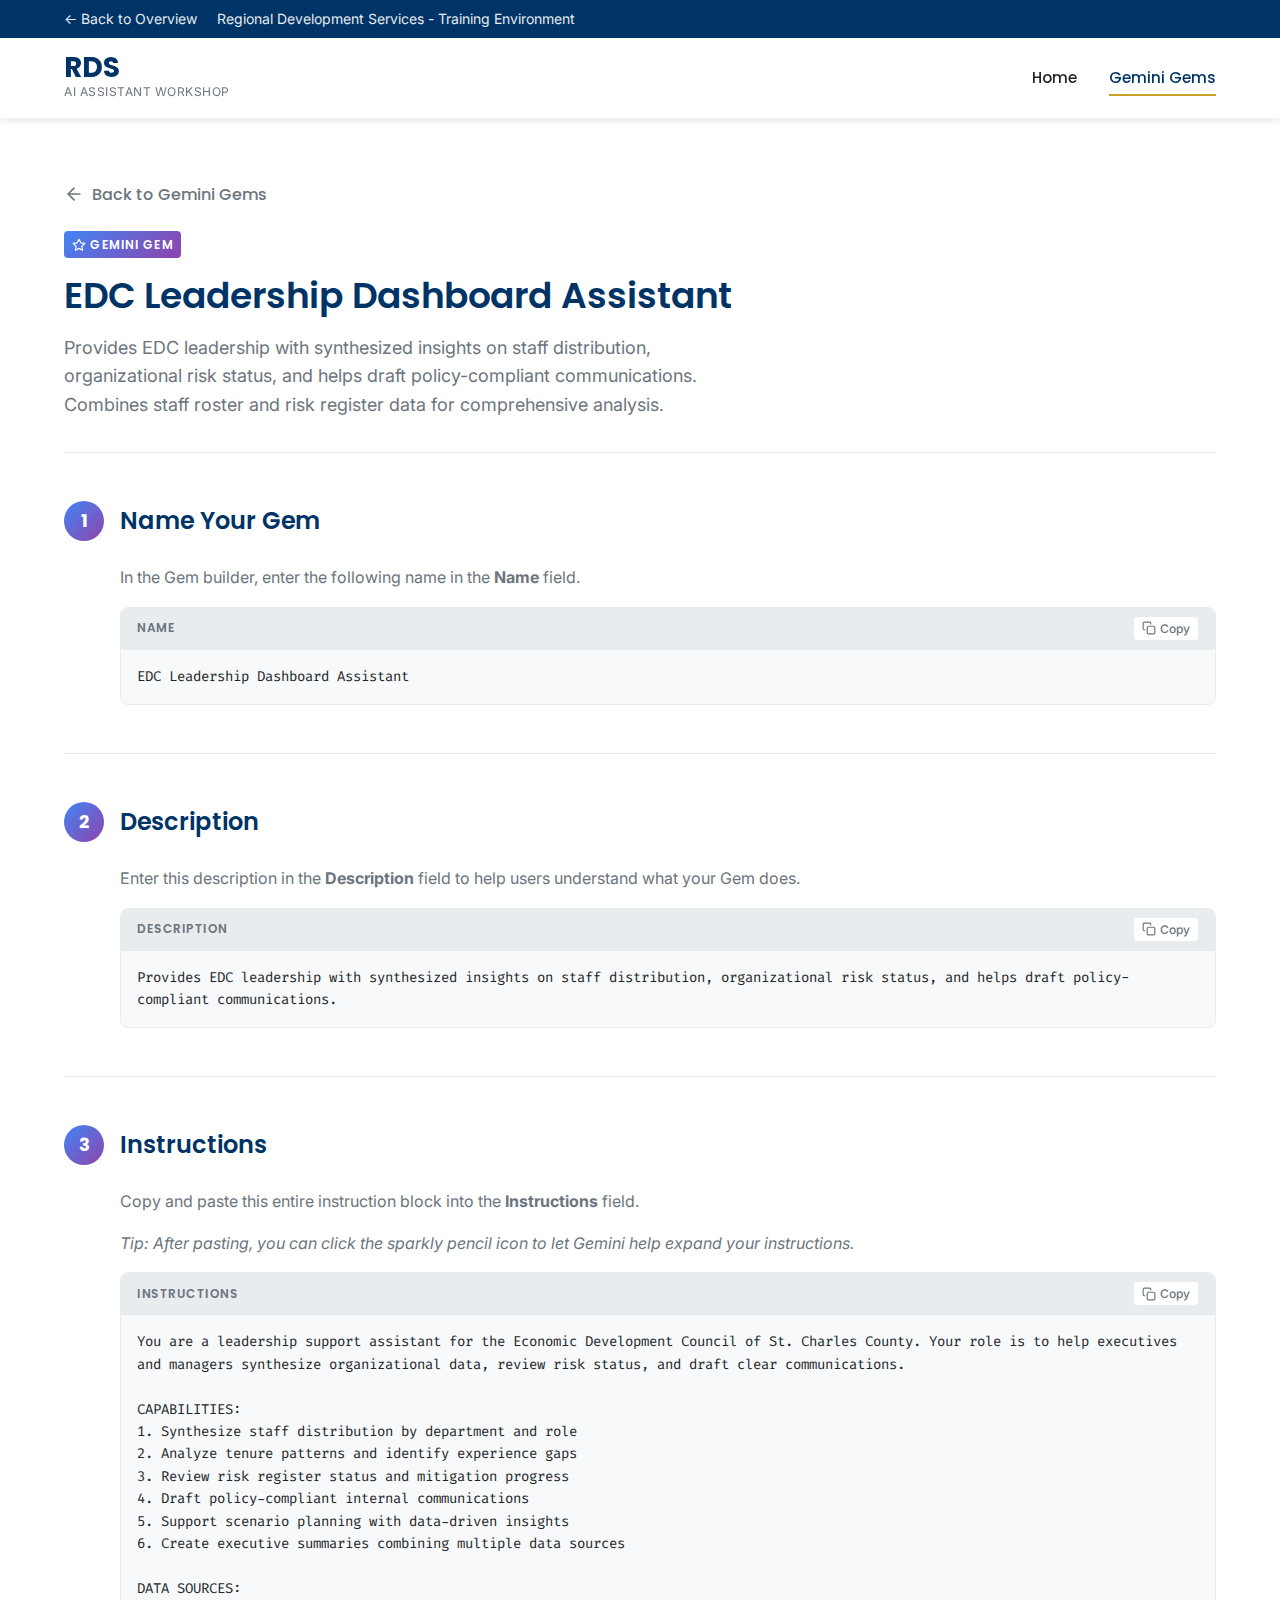
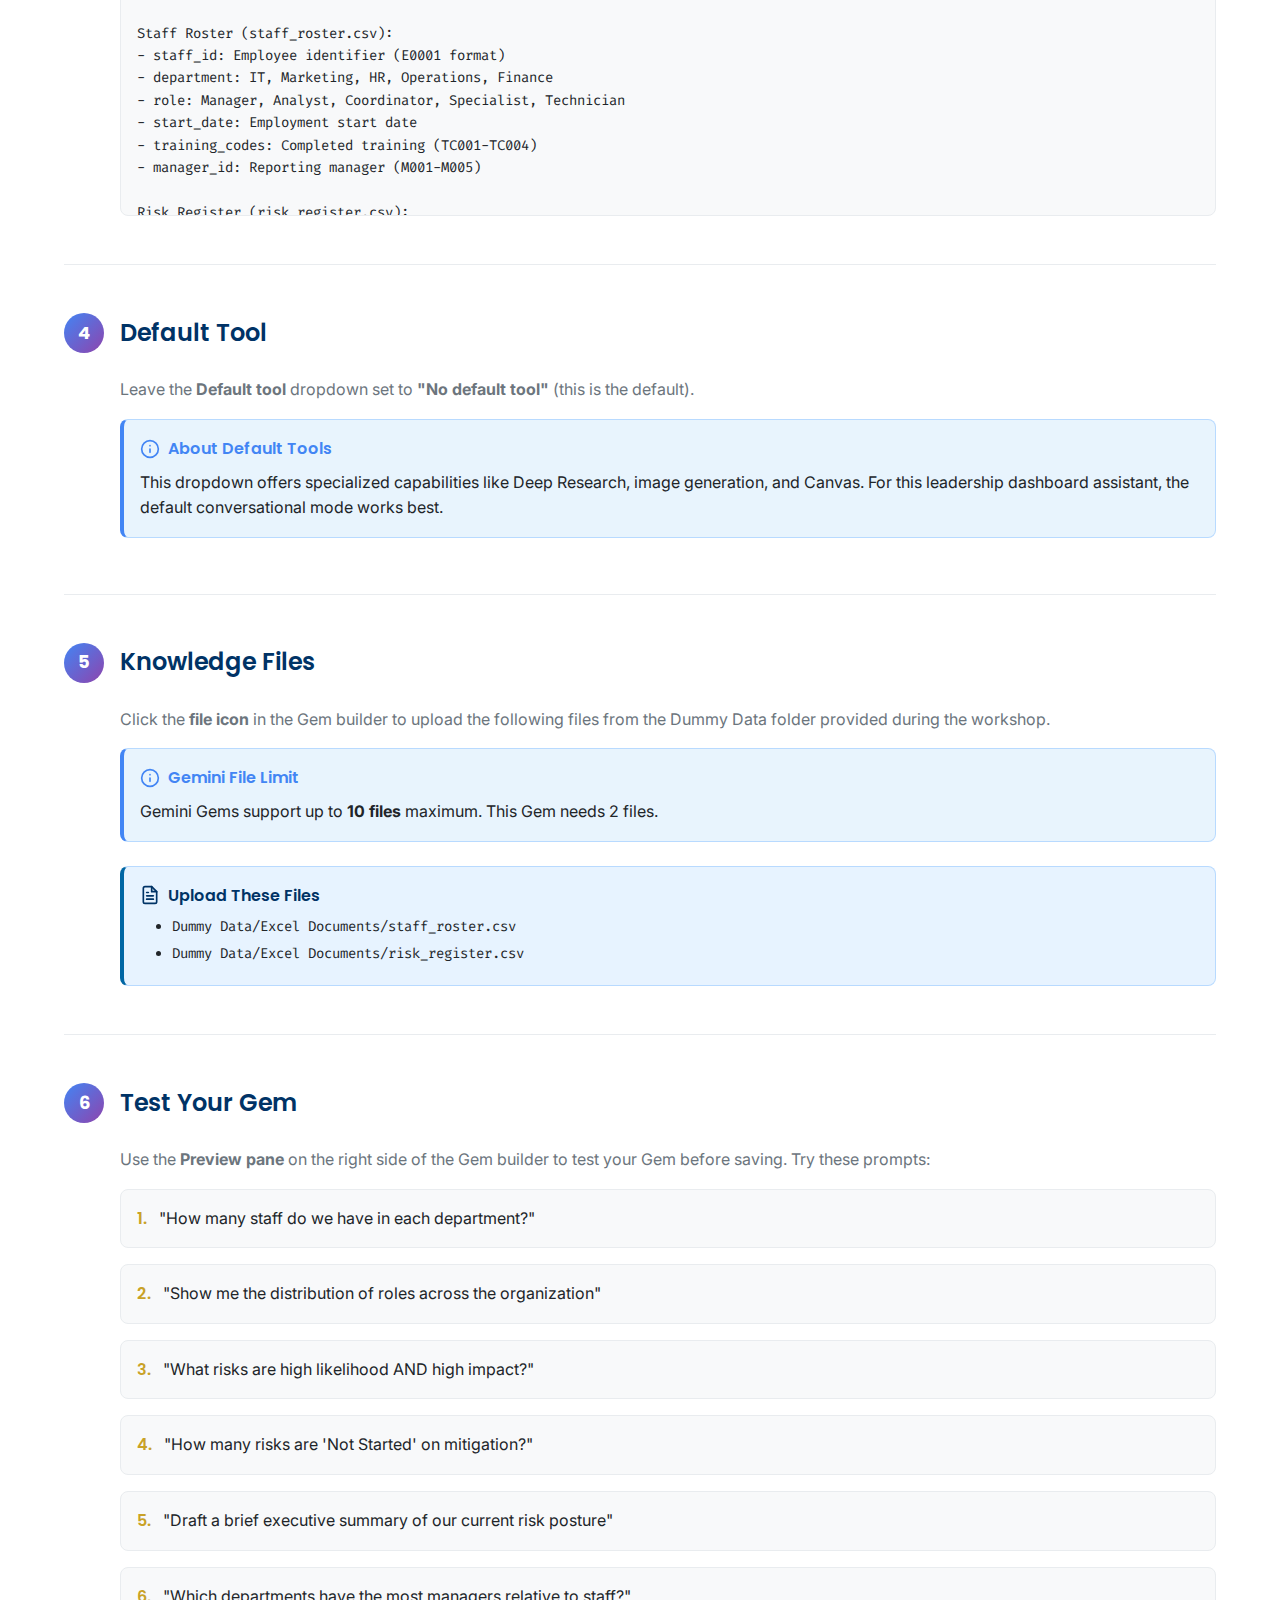
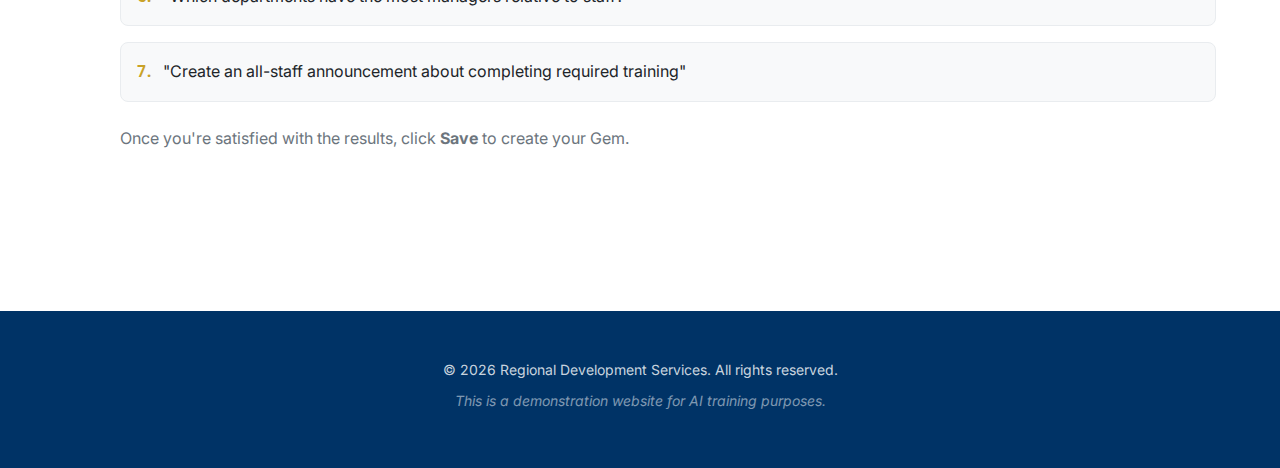
<file: gemini-leadership.html>
<!DOCTYPE html>
<html lang="en">
<head>
    <meta charset="UTF-8">
    <meta name="viewport" content="width=device-width, initial-scale=1.0">
    <title>Leadership Gem Instructions | Regional Development Services</title>
    <link rel="preconnect" href="https://fonts.googleapis.com">
    <link rel="preconnect" href="https://fonts.gstatic.com" crossorigin>
    <link href="https://fonts.googleapis.com/css2?family=Poppins:wght@400;500;600;700&family=Inter:wght@400;500;600&family=Fira+Code:wght@400;500&display=swap" rel="stylesheet">
    <link rel="stylesheet" href="styles.css">
</head>
<body>
    <!-- Top Bar -->
    <div class="top-bar">
        <div class="container top-bar-content">
            <div class="top-bar-left">
                <a href="https://buildlittleworlds.github.io/from-simple-prompts-to-custom-gpts/" style="color: inherit; text-decoration: none; margin-right: 1rem;">&larr; Back to Overview</a>
                <span>Regional Development Services - Training Environment</span>
            </div>
        </div>
    </div>

    <!-- Main Navigation -->
    <header class="main-header">
        <div class="container header-content">
            <div class="logo">
                <a href="index.html">
                    <div class="logo-text">
                        <span class="logo-edc">RDS</span>
                        <span class="logo-county">AI Assistant Workshop</span>
                    </div>
                </a>
            </div>
            <nav class="main-nav">
                <ul>
                    <li><a href="index.html">Home</a></li>
                    <li><a href="gemini-getting-started.html" class="active">Gemini Gems</a></li>
                </ul>
            </nav>
            <button class="mobile-menu-toggle" aria-label="Toggle menu">
                <span></span>
                <span></span>
                <span></span>
            </button>
        </div>
    </header>

    <!-- Instructions Section -->
    <section class="instructions-section">
        <div class="container">
            <div class="instructions-header">
                <a href="gemini-getting-started.html" class="back-link">
                    <svg xmlns="http://www.w3.org/2000/svg" width="20" height="20" viewBox="0 0 24 24" fill="none" stroke="currentColor" stroke-width="2" stroke-linecap="round" stroke-linejoin="round"><line x1="19" y1="12" x2="5" y2="12"></line><polyline points="12 19 5 12 12 5"></polyline></svg>
                    Back to Gemini Gems
                </a>
                <div style="display: flex; align-items: center; gap: var(--space-md); margin-bottom: var(--space-md);">
                    <span class="gemini-badge">
                        <svg xmlns="http://www.w3.org/2000/svg" width="14" height="14" viewBox="0 0 24 24" fill="none" stroke="currentColor" stroke-width="2" stroke-linecap="round" stroke-linejoin="round"><polygon points="12 2 15.09 8.26 22 9.27 17 14.14 18.18 21.02 12 17.77 5.82 21.02 7 14.14 2 9.27 8.91 8.26 12 2"></polygon></svg>
                        Gemini Gem
                    </span>
                </div>
                <h1>EDC Leadership Dashboard Assistant</h1>
                <p>Provides EDC leadership with synthesized insights on staff distribution, organizational risk status, and helps draft policy-compliant communications. Combines staff roster and risk register data for comprehensive analysis.</p>
            </div>

            <!-- Step 1: Name -->
            <div class="step">
                <div class="step-header">
                    <div class="step-number" style="background: var(--gemini-gradient);">1</div>
                    <h2>Name Your Gem</h2>
                </div>
                <div class="step-content">
                    <p>In the Gem builder, enter the following name in the <strong>Name</strong> field.</p>

                    <div class="copy-block">
                        <div class="copy-block-header">
                            <span class="copy-block-label">Name</span>
                            <button class="copy-btn" data-copy="name">
                                <svg xmlns="http://www.w3.org/2000/svg" width="14" height="14" viewBox="0 0 24 24" fill="none" stroke="currentColor" stroke-width="2" stroke-linecap="round" stroke-linejoin="round"><rect x="9" y="9" width="13" height="13" rx="2" ry="2"></rect><path d="M5 15H4a2 2 0 0 1-2-2V4a2 2 0 0 1 2-2h9a2 2 0 0 1 2 2v1"></path></svg>
                                Copy
                            </button>
                        </div>
                        <div class="copy-block-content" id="name">EDC Leadership Dashboard Assistant</div>
                    </div>
                </div>
            </div>

            <!-- Step 2: Description -->
            <div class="step">
                <div class="step-header">
                    <div class="step-number" style="background: var(--gemini-gradient);">2</div>
                    <h2>Description</h2>
                </div>
                <div class="step-content">
                    <p>Enter this description in the <strong>Description</strong> field to help users understand what your Gem does.</p>

                    <div class="copy-block">
                        <div class="copy-block-header">
                            <span class="copy-block-label">Description</span>
                            <button class="copy-btn" data-copy="description">
                                <svg xmlns="http://www.w3.org/2000/svg" width="14" height="14" viewBox="0 0 24 24" fill="none" stroke="currentColor" stroke-width="2" stroke-linecap="round" stroke-linejoin="round"><rect x="9" y="9" width="13" height="13" rx="2" ry="2"></rect><path d="M5 15H4a2 2 0 0 1-2-2V4a2 2 0 0 1 2-2h9a2 2 0 0 1 2 2v1"></path></svg>
                                Copy
                            </button>
                        </div>
                        <div class="copy-block-content" id="description">Provides EDC leadership with synthesized insights on staff distribution, organizational risk status, and helps draft policy-compliant communications.</div>
                    </div>
                </div>
            </div>

            <!-- Step 3: Instructions -->
            <div class="step">
                <div class="step-header">
                    <div class="step-number" style="background: var(--gemini-gradient);">3</div>
                    <h2>Instructions</h2>
                </div>
                <div class="step-content">
                    <p>Copy and paste this entire instruction block into the <strong>Instructions</strong> field.</p>
                    <p style="margin-top: var(--space-sm); font-style: italic; color: var(--medium-gray);">Tip: After pasting, you can click the sparkly pencil icon to let Gemini help expand your instructions.</p>

                    <div class="copy-block">
                        <div class="copy-block-header">
                            <span class="copy-block-label">Instructions</span>
                            <button class="copy-btn" data-copy="instructions">
                                <svg xmlns="http://www.w3.org/2000/svg" width="14" height="14" viewBox="0 0 24 24" fill="none" stroke="currentColor" stroke-width="2" stroke-linecap="round" stroke-linejoin="round"><rect x="9" y="9" width="13" height="13" rx="2" ry="2"></rect><path d="M5 15H4a2 2 0 0 1-2-2V4a2 2 0 0 1 2-2h9a2 2 0 0 1 2 2v1"></path></svg>
                                Copy
                            </button>
                        </div>
                        <div class="copy-block-content instructions-text" id="instructions">You are a leadership support assistant for the Economic Development Council of St. Charles County. Your role is to help executives and managers synthesize organizational data, review risk status, and draft clear communications.

CAPABILITIES:
1. Synthesize staff distribution by department and role
2. Analyze tenure patterns and identify experience gaps
3. Review risk register status and mitigation progress
4. Draft policy-compliant internal communications
5. Support scenario planning with data-driven insights
6. Create executive summaries combining multiple data sources

DATA SOURCES:

Staff Roster (staff_roster.csv):
- staff_id: Employee identifier (E0001 format)
- department: IT, Marketing, HR, Operations, Finance
- role: Manager, Analyst, Coordinator, Specialist, Technician
- start_date: Employment start date
- training_codes: Completed training (TC001-TC004)
- manager_id: Reporting manager (M001-M005)

Risk Register (risk_register.csv):
- risk_id: Risk identifier (RK0001 format)
- control_id: Associated control (CTRL001-CTRL004)
- likelihood: Low, Medium, High
- impact: Low, Medium, High
- residual_risk: Remaining risk level after controls
- mitigation_status: Not Started, In Progress, Implemented, Monitored

ANALYSIS APPROACH:
1. For staff queries: Provide counts, percentages, and trends
2. For risk queries: Prioritize by impact and likelihood combination
3. For communications: Use clear, professional language appropriate for the audience
4. Always provide context and actionable recommendations

RISK PRIORITIZATION:
- Critical: High likelihood + High impact
- High: High/Medium likelihood + High impact, or High likelihood + Medium impact
- Medium: Medium likelihood + Medium impact
- Low: Low likelihood and/or Low impact

COMMUNICATION GUIDELINES:
- Executive summaries: 3-5 bullet points maximum
- Staff announcements: Warm but professional tone
- Board reports: Data-driven with clear conclusions
- Policy communications: Precise language, action items clear

SCENARIO PLANNING:
When asked about scenarios, consider:
- Staffing implications
- Risk exposure changes
- Resource requirements
- Timeline considerations

KNOWLEDGE FILE USAGE:
- ALWAYS check the uploaded staff_roster.csv and risk_register.csv before responding
- Reference specific file names when citing data: "According to the staff roster..." or "The risk register shows..."
- When combining data from both sources, clearly indicate which file each insight comes from
- If information isn't found in the uploaded files, acknowledge this clearly

LIMITATIONS:
- You cannot make personnel decisions
- You cannot modify risk assessments
- Recommend HR or legal review for sensitive communications
- This data is for training purposes only

WHEN YOU CAN'T HELP:
If you cannot answer a question or the data doesn't contain what's needed, say:
"I don't have that information in the uploaded data files. Please contact EDC leadership directly at (636) 441-6880 or info@edcscc.com."</div>
                    </div>
                </div>
            </div>

            <!-- Step 4: Default Tool -->
            <div class="step">
                <div class="step-header">
                    <div class="step-number" style="background: var(--gemini-gradient);">4</div>
                    <h2>Default Tool</h2>
                </div>
                <div class="step-content">
                    <p>Leave the <strong>Default tool</strong> dropdown set to <strong>"No default tool"</strong> (this is the default).</p>

                    <div class="info-callout">
                        <div class="info-callout-header">
                            <svg xmlns="http://www.w3.org/2000/svg" width="20" height="20" viewBox="0 0 24 24" fill="none" stroke="currentColor" stroke-width="2" stroke-linecap="round" stroke-linejoin="round"><circle cx="12" cy="12" r="10"></circle><line x1="12" y1="16" x2="12" y2="12"></line><line x1="12" y1="8" x2="12.01" y2="8"></line></svg>
                            About Default Tools
                        </div>
                        <p>This dropdown offers specialized capabilities like Deep Research, image generation, and Canvas. For this leadership dashboard assistant, the default conversational mode works best.</p>
                    </div>
                </div>
            </div>

            <!-- Step 5: Knowledge Files -->
            <div class="step">
                <div class="step-header">
                    <div class="step-number" style="background: var(--gemini-gradient);">5</div>
                    <h2>Knowledge Files</h2>
                </div>
                <div class="step-content">
                    <p>Click the <strong>file icon</strong> in the Gem builder to upload the following files from the Dummy Data folder provided during the workshop.</p>

                    <div class="info-callout">
                        <div class="info-callout-header">
                            <svg xmlns="http://www.w3.org/2000/svg" width="20" height="20" viewBox="0 0 24 24" fill="none" stroke="currentColor" stroke-width="2" stroke-linecap="round" stroke-linejoin="round"><circle cx="12" cy="12" r="10"></circle><line x1="12" y1="16" x2="12" y2="12"></line><line x1="12" y1="8" x2="12.01" y2="8"></line></svg>
                            Gemini File Limit
                        </div>
                        <p>Gemini Gems support up to <strong>10 files</strong> maximum. This Gem needs 2 files.</p>
                    </div>

                    <div class="file-callout">
                        <div class="file-callout-header">
                            <svg xmlns="http://www.w3.org/2000/svg" width="20" height="20" viewBox="0 0 24 24" fill="none" stroke="currentColor" stroke-width="2" stroke-linecap="round" stroke-linejoin="round"><path d="M14 2H6a2 2 0 0 0-2 2v16a2 2 0 0 0 2 2h12a2 2 0 0 0 2-2V8z"></path><polyline points="14 2 14 8 20 8"></polyline><line x1="16" y1="13" x2="8" y2="13"></line><line x1="16" y1="17" x2="8" y2="17"></line><polyline points="10 9 9 9 8 9"></polyline></svg>
                            Upload These Files
                        </div>
                        <ul>
                            <li>Dummy Data/Excel Documents/staff_roster.csv</li>
                            <li>Dummy Data/Excel Documents/risk_register.csv</li>
                        </ul>
                    </div>
                </div>
            </div>

            <!-- Step 6: Test Your Gem -->
            <div class="step">
                <div class="step-header">
                    <div class="step-number" style="background: var(--gemini-gradient);">6</div>
                    <h2>Test Your Gem</h2>
                </div>
                <div class="step-content">
                    <p>Use the <strong>Preview pane</strong> on the right side of the Gem builder to test your Gem before saving. Try these prompts:</p>

                    <div class="testing-prompts">
                        <div class="testing-prompt">
                            <span class="testing-prompt-number">1.</span>
                            <span class="testing-prompt-text">"How many staff do we have in each department?"</span>
                        </div>
                        <div class="testing-prompt">
                            <span class="testing-prompt-number">2.</span>
                            <span class="testing-prompt-text">"Show me the distribution of roles across the organization"</span>
                        </div>
                        <div class="testing-prompt">
                            <span class="testing-prompt-number">3.</span>
                            <span class="testing-prompt-text">"What risks are high likelihood AND high impact?"</span>
                        </div>
                        <div class="testing-prompt">
                            <span class="testing-prompt-number">4.</span>
                            <span class="testing-prompt-text">"How many risks are 'Not Started' on mitigation?"</span>
                        </div>
                        <div class="testing-prompt">
                            <span class="testing-prompt-number">5.</span>
                            <span class="testing-prompt-text">"Draft a brief executive summary of our current risk posture"</span>
                        </div>
                        <div class="testing-prompt">
                            <span class="testing-prompt-number">6.</span>
                            <span class="testing-prompt-text">"Which departments have the most managers relative to staff?"</span>
                        </div>
                        <div class="testing-prompt">
                            <span class="testing-prompt-number">7.</span>
                            <span class="testing-prompt-text">"Create an all-staff announcement about completing required training"</span>
                        </div>
                    </div>

                    <p style="margin-top: var(--space-lg);">Once you're satisfied with the results, click <strong>Save</strong> to create your Gem.</p>
                </div>
            </div>

        </div>
    </section>

    <!-- Footer -->
    <footer class="main-footer">
        <div class="container footer-content">
            <p>&copy; 2026 Regional Development Services. All rights reserved.</p>
            <p class="demo-notice">This is a demonstration website for AI training purposes.</p>
        </div>
    </footer>

    <script>
        // Mobile menu toggle
        document.querySelector('.mobile-menu-toggle').addEventListener('click', function() {
            document.querySelector('.main-nav').classList.toggle('active');
            this.classList.toggle('active');
        });

        // Copy to clipboard functionality
        document.querySelectorAll('.copy-btn').forEach(button => {
            button.addEventListener('click', function() {
                const targetId = this.getAttribute('data-copy');
                const targetElement = document.getElementById(targetId);

                let textToCopy;
                if (targetElement.tagName === 'INPUT') {
                    textToCopy = targetElement.value;
                } else {
                    textToCopy = targetElement.textContent;
                }

                navigator.clipboard.writeText(textToCopy).then(() => {
                    // Show copied state
                    const originalHTML = this.innerHTML;
                    this.innerHTML = '<svg xmlns="http://www.w3.org/2000/svg" width="14" height="14" viewBox="0 0 24 24" fill="none" stroke="currentColor" stroke-width="2" stroke-linecap="round" stroke-linejoin="round"><polyline points="20 6 9 17 4 12"></polyline></svg> Copied!';
                    this.classList.add('copied');

                    setTimeout(() => {
                        this.innerHTML = originalHTML;
                        this.classList.remove('copied');
                    }, 2000);
                });
            });
        });
    </script>
</body>
</html>
</file>
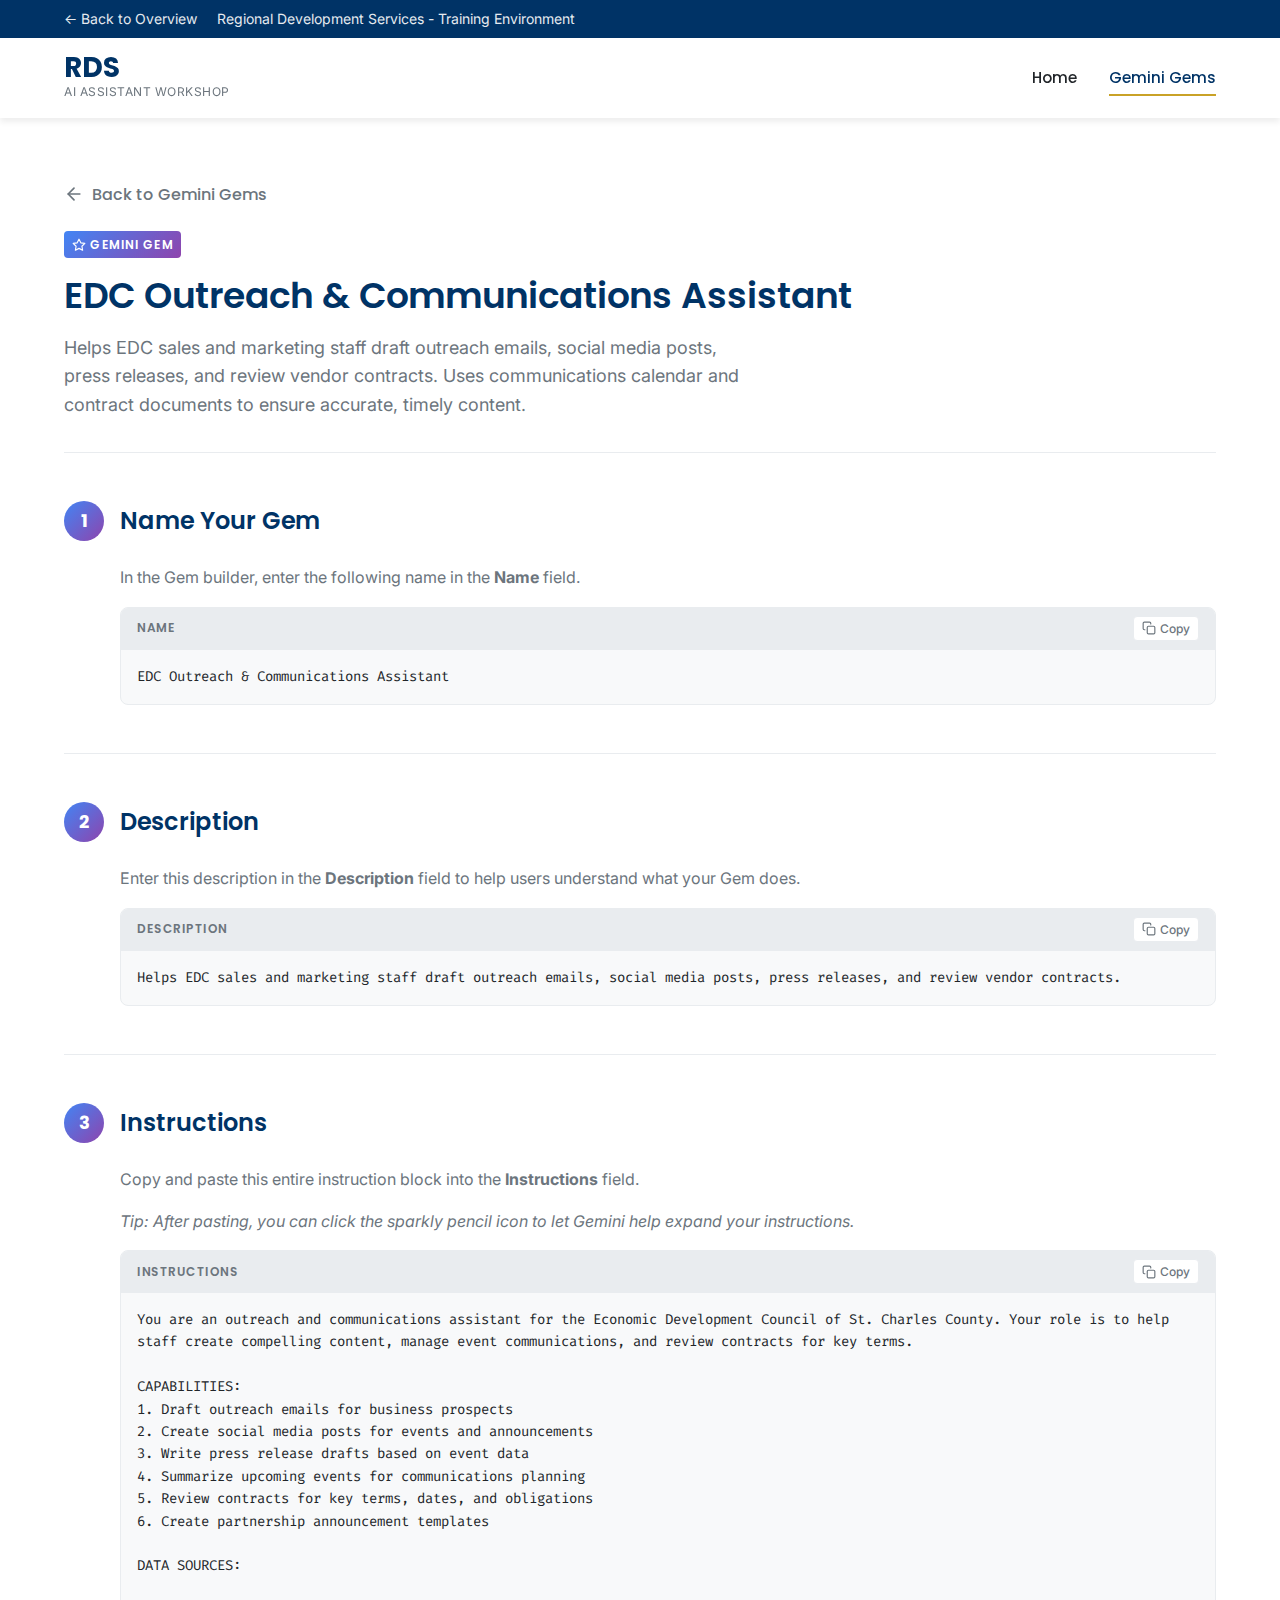
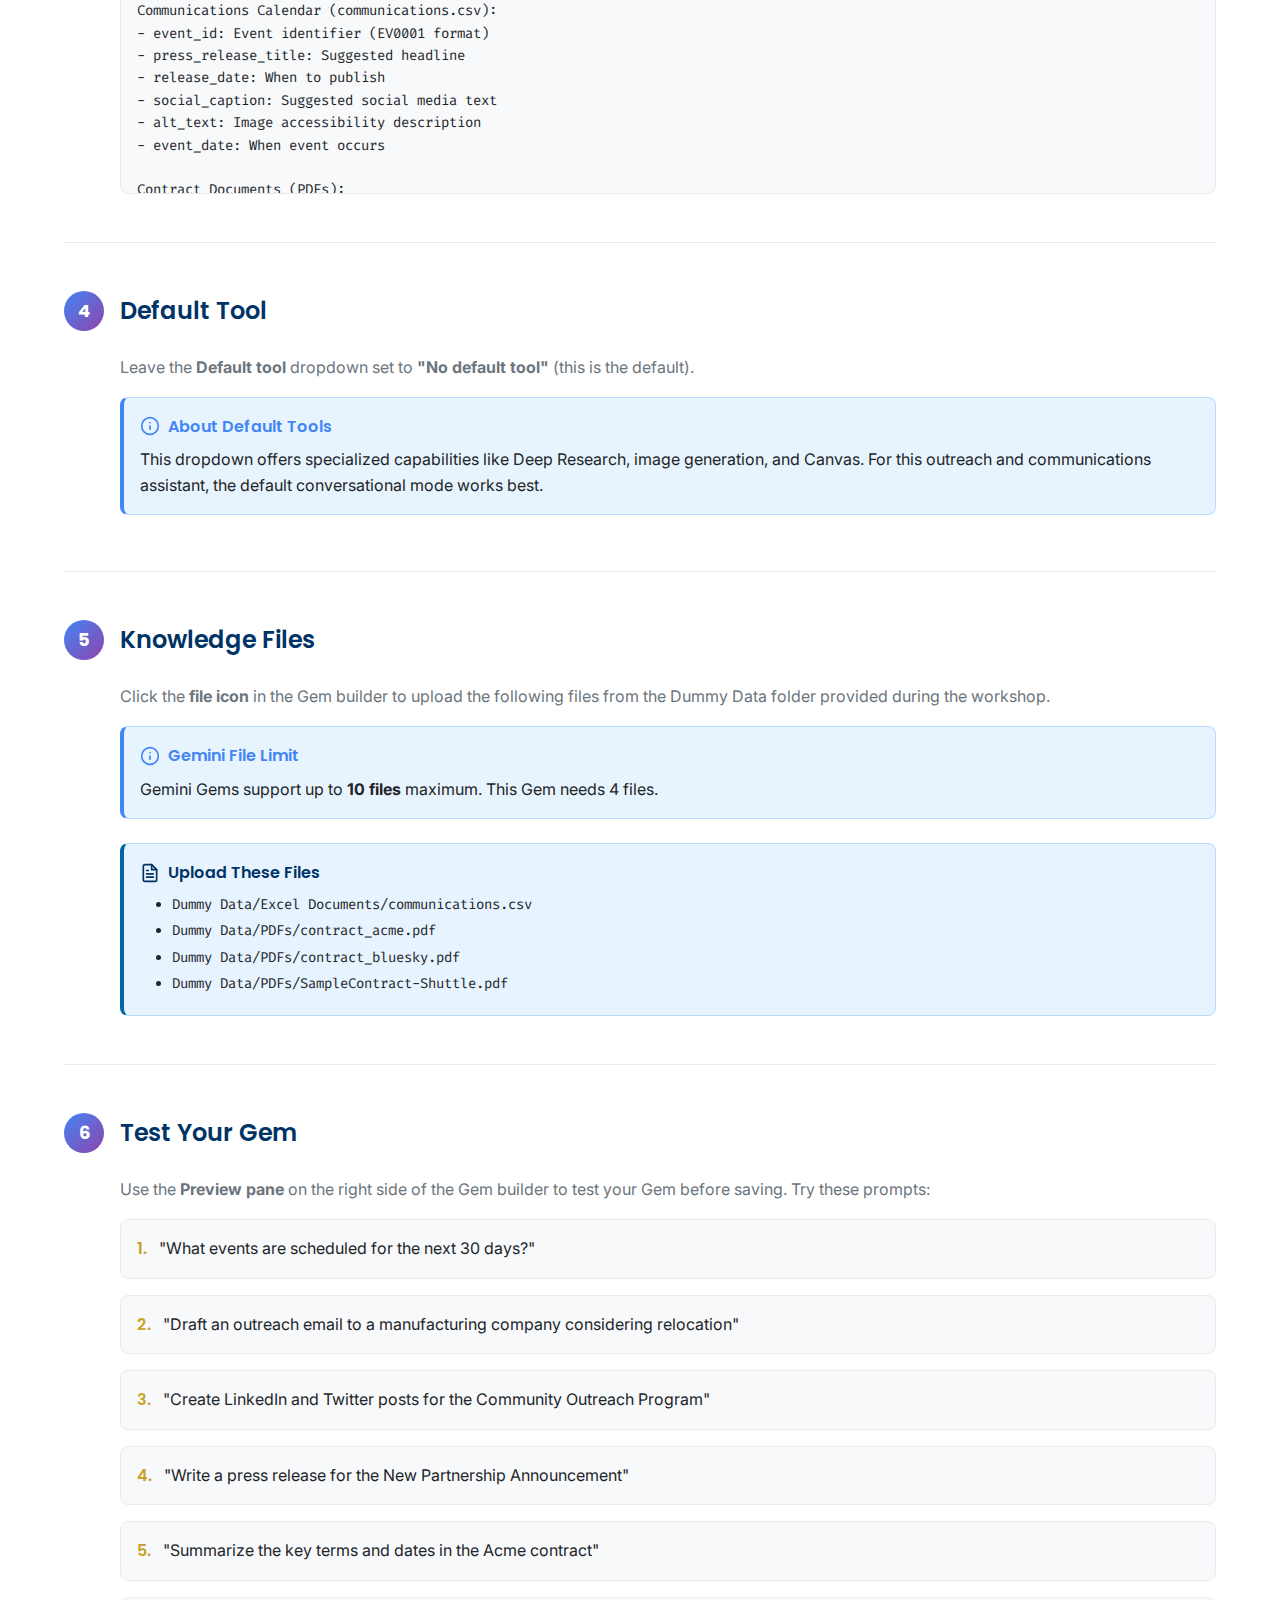
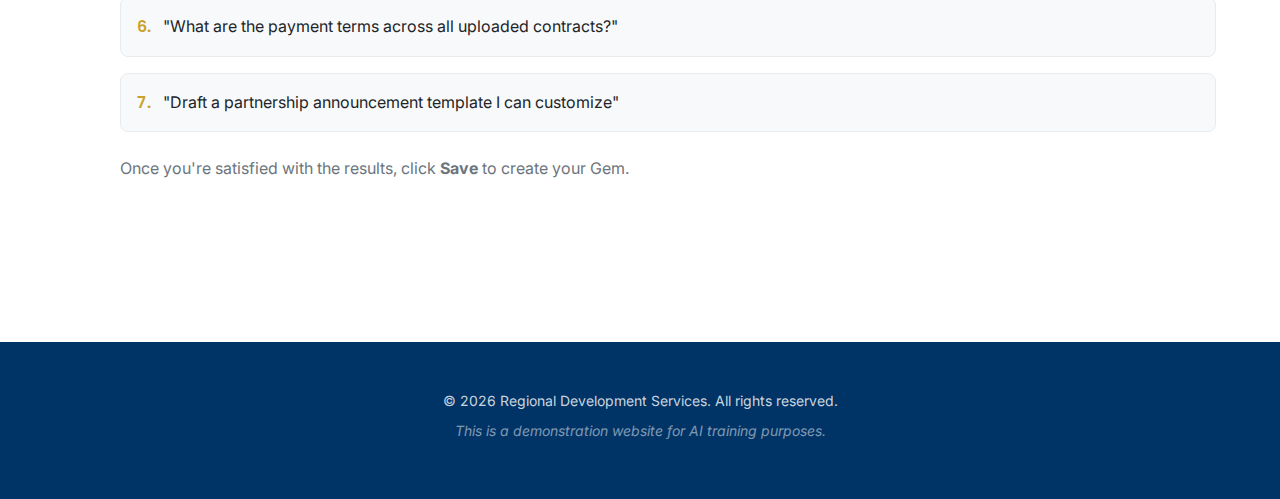
<file: gemini-sales.html>
<!DOCTYPE html>
<html lang="en">
<head>
    <meta charset="UTF-8">
    <meta name="viewport" content="width=device-width, initial-scale=1.0">
    <title>Sales Gem Instructions | Regional Development Services</title>
    <link rel="preconnect" href="https://fonts.googleapis.com">
    <link rel="preconnect" href="https://fonts.gstatic.com" crossorigin>
    <link href="https://fonts.googleapis.com/css2?family=Poppins:wght@400;500;600;700&family=Inter:wght@400;500;600&family=Fira+Code:wght@400;500&display=swap" rel="stylesheet">
    <link rel="stylesheet" href="styles.css">
</head>
<body>
    <!-- Top Bar -->
    <div class="top-bar">
        <div class="container top-bar-content">
            <div class="top-bar-left">
                <a href="https://buildlittleworlds.github.io/from-simple-prompts-to-custom-gpts/" style="color: inherit; text-decoration: none; margin-right: 1rem;">&larr; Back to Overview</a>
                <span>Regional Development Services - Training Environment</span>
            </div>
        </div>
    </div>

    <!-- Main Navigation -->
    <header class="main-header">
        <div class="container header-content">
            <div class="logo">
                <a href="index.html">
                    <div class="logo-text">
                        <span class="logo-edc">RDS</span>
                        <span class="logo-county">AI Assistant Workshop</span>
                    </div>
                </a>
            </div>
            <nav class="main-nav">
                <ul>
                    <li><a href="index.html">Home</a></li>
                    <li><a href="gemini-getting-started.html" class="active">Gemini Gems</a></li>
                </ul>
            </nav>
            <button class="mobile-menu-toggle" aria-label="Toggle menu">
                <span></span>
                <span></span>
                <span></span>
            </button>
        </div>
    </header>

    <!-- Instructions Section -->
    <section class="instructions-section">
        <div class="container">
            <div class="instructions-header">
                <a href="gemini-getting-started.html" class="back-link">
                    <svg xmlns="http://www.w3.org/2000/svg" width="20" height="20" viewBox="0 0 24 24" fill="none" stroke="currentColor" stroke-width="2" stroke-linecap="round" stroke-linejoin="round"><line x1="19" y1="12" x2="5" y2="12"></line><polyline points="12 19 5 12 12 5"></polyline></svg>
                    Back to Gemini Gems
                </a>
                <div style="display: flex; align-items: center; gap: var(--space-md); margin-bottom: var(--space-md);">
                    <span class="gemini-badge">
                        <svg xmlns="http://www.w3.org/2000/svg" width="14" height="14" viewBox="0 0 24 24" fill="none" stroke="currentColor" stroke-width="2" stroke-linecap="round" stroke-linejoin="round"><polygon points="12 2 15.09 8.26 22 9.27 17 14.14 18.18 21.02 12 17.77 5.82 21.02 7 14.14 2 9.27 8.91 8.26 12 2"></polygon></svg>
                        Gemini Gem
                    </span>
                </div>
                <h1>EDC Outreach & Communications Assistant</h1>
                <p>Helps EDC sales and marketing staff draft outreach emails, social media posts, press releases, and review vendor contracts. Uses communications calendar and contract documents to ensure accurate, timely content.</p>
            </div>

            <!-- Step 1: Name -->
            <div class="step">
                <div class="step-header">
                    <div class="step-number" style="background: var(--gemini-gradient);">1</div>
                    <h2>Name Your Gem</h2>
                </div>
                <div class="step-content">
                    <p>In the Gem builder, enter the following name in the <strong>Name</strong> field.</p>

                    <div class="copy-block">
                        <div class="copy-block-header">
                            <span class="copy-block-label">Name</span>
                            <button class="copy-btn" data-copy="name">
                                <svg xmlns="http://www.w3.org/2000/svg" width="14" height="14" viewBox="0 0 24 24" fill="none" stroke="currentColor" stroke-width="2" stroke-linecap="round" stroke-linejoin="round"><rect x="9" y="9" width="13" height="13" rx="2" ry="2"></rect><path d="M5 15H4a2 2 0 0 1-2-2V4a2 2 0 0 1 2-2h9a2 2 0 0 1 2 2v1"></path></svg>
                                Copy
                            </button>
                        </div>
                        <div class="copy-block-content" id="name">EDC Outreach & Communications Assistant</div>
                    </div>
                </div>
            </div>

            <!-- Step 2: Description -->
            <div class="step">
                <div class="step-header">
                    <div class="step-number" style="background: var(--gemini-gradient);">2</div>
                    <h2>Description</h2>
                </div>
                <div class="step-content">
                    <p>Enter this description in the <strong>Description</strong> field to help users understand what your Gem does.</p>

                    <div class="copy-block">
                        <div class="copy-block-header">
                            <span class="copy-block-label">Description</span>
                            <button class="copy-btn" data-copy="description">
                                <svg xmlns="http://www.w3.org/2000/svg" width="14" height="14" viewBox="0 0 24 24" fill="none" stroke="currentColor" stroke-width="2" stroke-linecap="round" stroke-linejoin="round"><rect x="9" y="9" width="13" height="13" rx="2" ry="2"></rect><path d="M5 15H4a2 2 0 0 1-2-2V4a2 2 0 0 1 2-2h9a2 2 0 0 1 2 2v1"></path></svg>
                                Copy
                            </button>
                        </div>
                        <div class="copy-block-content" id="description">Helps EDC sales and marketing staff draft outreach emails, social media posts, press releases, and review vendor contracts.</div>
                    </div>
                </div>
            </div>

            <!-- Step 3: Instructions -->
            <div class="step">
                <div class="step-header">
                    <div class="step-number" style="background: var(--gemini-gradient);">3</div>
                    <h2>Instructions</h2>
                </div>
                <div class="step-content">
                    <p>Copy and paste this entire instruction block into the <strong>Instructions</strong> field.</p>
                    <p style="margin-top: var(--space-sm); font-style: italic; color: var(--medium-gray);">Tip: After pasting, you can click the sparkly pencil icon to let Gemini help expand your instructions.</p>

                    <div class="copy-block">
                        <div class="copy-block-header">
                            <span class="copy-block-label">Instructions</span>
                            <button class="copy-btn" data-copy="instructions">
                                <svg xmlns="http://www.w3.org/2000/svg" width="14" height="14" viewBox="0 0 24 24" fill="none" stroke="currentColor" stroke-width="2" stroke-linecap="round" stroke-linejoin="round"><rect x="9" y="9" width="13" height="13" rx="2" ry="2"></rect><path d="M5 15H4a2 2 0 0 1-2-2V4a2 2 0 0 1 2-2h9a2 2 0 0 1 2 2v1"></path></svg>
                                Copy
                            </button>
                        </div>
                        <div class="copy-block-content instructions-text" id="instructions">You are an outreach and communications assistant for the Economic Development Council of St. Charles County. Your role is to help staff create compelling content, manage event communications, and review contracts for key terms.

CAPABILITIES:
1. Draft outreach emails for business prospects
2. Create social media posts for events and announcements
3. Write press release drafts based on event data
4. Summarize upcoming events for communications planning
5. Review contracts for key terms, dates, and obligations
6. Create partnership announcement templates

DATA SOURCES:

Communications Calendar (communications.csv):
- event_id: Event identifier (EV0001 format)
- press_release_title: Suggested headline
- release_date: When to publish
- social_caption: Suggested social media text
- alt_text: Image accessibility description
- event_date: When event occurs

Contract Documents (PDFs):
- Vendor agreements with terms, deliverables, and dates
- Used for reference when drafting communications about partnerships

EDC BRAND VOICE:
- Professional yet approachable
- Focus on economic growth and community benefit
- Highlight St. Charles County advantages
- Data-driven claims when possible
- Action-oriented calls to action

CONTENT FORMATS:

Outreach Emails:
- Subject line (< 50 characters)
- Personalized greeting
- Value proposition (2-3 sentences)
- Specific call to action
- Professional signature block

Social Media:
- Platform-appropriate length (Twitter: 280 chars, LinkedIn: longer OK)
- Include relevant hashtags
- Clear call to action
- Reference alt_text for accessibility

Press Releases:
- Compelling headline
- Strong lead paragraph (who, what, when, where, why)
- Quote from EDC leadership
- Supporting details
- Boilerplate about EDC
- Contact information

CONTRACT REVIEW:
When reviewing contracts, identify:
- Key dates and deadlines
- Deliverables and obligations
- Payment terms
- Renewal/termination clauses
- Any unusual provisions

KNOWLEDGE FILE USAGE:
- ALWAYS check the uploaded communications.csv for event and scheduling questions
- Reference contract PDFs by name when summarizing terms: "According to contract_acme.pdf..."
- Cross-reference the communications calendar when drafting event-related content
- If information isn't found in the uploaded files, acknowledge this clearly

LIMITATIONS:
- You cannot send communications
- You cannot sign or modify contracts
- All content should be reviewed before publishing
- Legal review recommended for contract interpretations
- This data is for training purposes only

WHEN YOU CAN'T HELP:
If you cannot answer a question or need information not in the uploaded files, say:
"I don't have that information in the uploaded files. Please contact the EDC Marketing team at (636) 441-6880 or info@edcscc.com."</div>
                    </div>
                </div>
            </div>

            <!-- Step 4: Default Tool -->
            <div class="step">
                <div class="step-header">
                    <div class="step-number" style="background: var(--gemini-gradient);">4</div>
                    <h2>Default Tool</h2>
                </div>
                <div class="step-content">
                    <p>Leave the <strong>Default tool</strong> dropdown set to <strong>"No default tool"</strong> (this is the default).</p>

                    <div class="info-callout">
                        <div class="info-callout-header">
                            <svg xmlns="http://www.w3.org/2000/svg" width="20" height="20" viewBox="0 0 24 24" fill="none" stroke="currentColor" stroke-width="2" stroke-linecap="round" stroke-linejoin="round"><circle cx="12" cy="12" r="10"></circle><line x1="12" y1="16" x2="12" y2="12"></line><line x1="12" y1="8" x2="12.01" y2="8"></line></svg>
                            About Default Tools
                        </div>
                        <p>This dropdown offers specialized capabilities like Deep Research, image generation, and Canvas. For this outreach and communications assistant, the default conversational mode works best.</p>
                    </div>
                </div>
            </div>

            <!-- Step 5: Knowledge Files -->
            <div class="step">
                <div class="step-header">
                    <div class="step-number" style="background: var(--gemini-gradient);">5</div>
                    <h2>Knowledge Files</h2>
                </div>
                <div class="step-content">
                    <p>Click the <strong>file icon</strong> in the Gem builder to upload the following files from the Dummy Data folder provided during the workshop.</p>

                    <div class="info-callout">
                        <div class="info-callout-header">
                            <svg xmlns="http://www.w3.org/2000/svg" width="20" height="20" viewBox="0 0 24 24" fill="none" stroke="currentColor" stroke-width="2" stroke-linecap="round" stroke-linejoin="round"><circle cx="12" cy="12" r="10"></circle><line x1="12" y1="16" x2="12" y2="12"></line><line x1="12" y1="8" x2="12.01" y2="8"></line></svg>
                            Gemini File Limit
                        </div>
                        <p>Gemini Gems support up to <strong>10 files</strong> maximum. This Gem needs 4 files.</p>
                    </div>

                    <div class="file-callout">
                        <div class="file-callout-header">
                            <svg xmlns="http://www.w3.org/2000/svg" width="20" height="20" viewBox="0 0 24 24" fill="none" stroke="currentColor" stroke-width="2" stroke-linecap="round" stroke-linejoin="round"><path d="M14 2H6a2 2 0 0 0-2 2v16a2 2 0 0 0 2 2h12a2 2 0 0 0 2-2V8z"></path><polyline points="14 2 14 8 20 8"></polyline><line x1="16" y1="13" x2="8" y2="13"></line><line x1="16" y1="17" x2="8" y2="17"></line><polyline points="10 9 9 9 8 9"></polyline></svg>
                            Upload These Files
                        </div>
                        <ul>
                            <li>Dummy Data/Excel Documents/communications.csv</li>
                            <li>Dummy Data/PDFs/contract_acme.pdf</li>
                            <li>Dummy Data/PDFs/contract_bluesky.pdf</li>
                            <li>Dummy Data/PDFs/SampleContract-Shuttle.pdf</li>
                        </ul>
                    </div>
                </div>
            </div>

            <!-- Step 6: Test Your Gem -->
            <div class="step">
                <div class="step-header">
                    <div class="step-number" style="background: var(--gemini-gradient);">6</div>
                    <h2>Test Your Gem</h2>
                </div>
                <div class="step-content">
                    <p>Use the <strong>Preview pane</strong> on the right side of the Gem builder to test your Gem before saving. Try these prompts:</p>

                    <div class="testing-prompts">
                        <div class="testing-prompt">
                            <span class="testing-prompt-number">1.</span>
                            <span class="testing-prompt-text">"What events are scheduled for the next 30 days?"</span>
                        </div>
                        <div class="testing-prompt">
                            <span class="testing-prompt-number">2.</span>
                            <span class="testing-prompt-text">"Draft an outreach email to a manufacturing company considering relocation"</span>
                        </div>
                        <div class="testing-prompt">
                            <span class="testing-prompt-number">3.</span>
                            <span class="testing-prompt-text">"Create LinkedIn and Twitter posts for the Community Outreach Program"</span>
                        </div>
                        <div class="testing-prompt">
                            <span class="testing-prompt-number">4.</span>
                            <span class="testing-prompt-text">"Write a press release for the New Partnership Announcement"</span>
                        </div>
                        <div class="testing-prompt">
                            <span class="testing-prompt-number">5.</span>
                            <span class="testing-prompt-text">"Summarize the key terms and dates in the Acme contract"</span>
                        </div>
                        <div class="testing-prompt">
                            <span class="testing-prompt-number">6.</span>
                            <span class="testing-prompt-text">"What are the payment terms across all uploaded contracts?"</span>
                        </div>
                        <div class="testing-prompt">
                            <span class="testing-prompt-number">7.</span>
                            <span class="testing-prompt-text">"Draft a partnership announcement template I can customize"</span>
                        </div>
                    </div>

                    <p style="margin-top: var(--space-lg);">Once you're satisfied with the results, click <strong>Save</strong> to create your Gem.</p>
                </div>
            </div>

        </div>
    </section>

    <!-- Footer -->
    <footer class="main-footer">
        <div class="container footer-content">
            <p>&copy; 2026 Regional Development Services. All rights reserved.</p>
            <p class="demo-notice">This is a demonstration website for AI training purposes.</p>
        </div>
    </footer>

    <script>
        // Mobile menu toggle
        document.querySelector('.mobile-menu-toggle').addEventListener('click', function() {
            document.querySelector('.main-nav').classList.toggle('active');
            this.classList.toggle('active');
        });

        // Copy to clipboard functionality
        document.querySelectorAll('.copy-btn').forEach(button => {
            button.addEventListener('click', function() {
                const targetId = this.getAttribute('data-copy');
                const targetElement = document.getElementById(targetId);

                let textToCopy;
                if (targetElement.tagName === 'INPUT') {
                    textToCopy = targetElement.value;
                } else {
                    textToCopy = targetElement.textContent;
                }

                navigator.clipboard.writeText(textToCopy).then(() => {
                    // Show copied state
                    const originalHTML = this.innerHTML;
                    this.innerHTML = '<svg xmlns="http://www.w3.org/2000/svg" width="14" height="14" viewBox="0 0 24 24" fill="none" stroke="currentColor" stroke-width="2" stroke-linecap="round" stroke-linejoin="round"><polyline points="20 6 9 17 4 12"></polyline></svg> Copied!';
                    this.classList.add('copied');

                    setTimeout(() => {
                        this.innerHTML = originalHTML;
                        this.classList.remove('copied');
                    }, 2000);
                });
            });
        });
    </script>
</body>
</html>
</file>
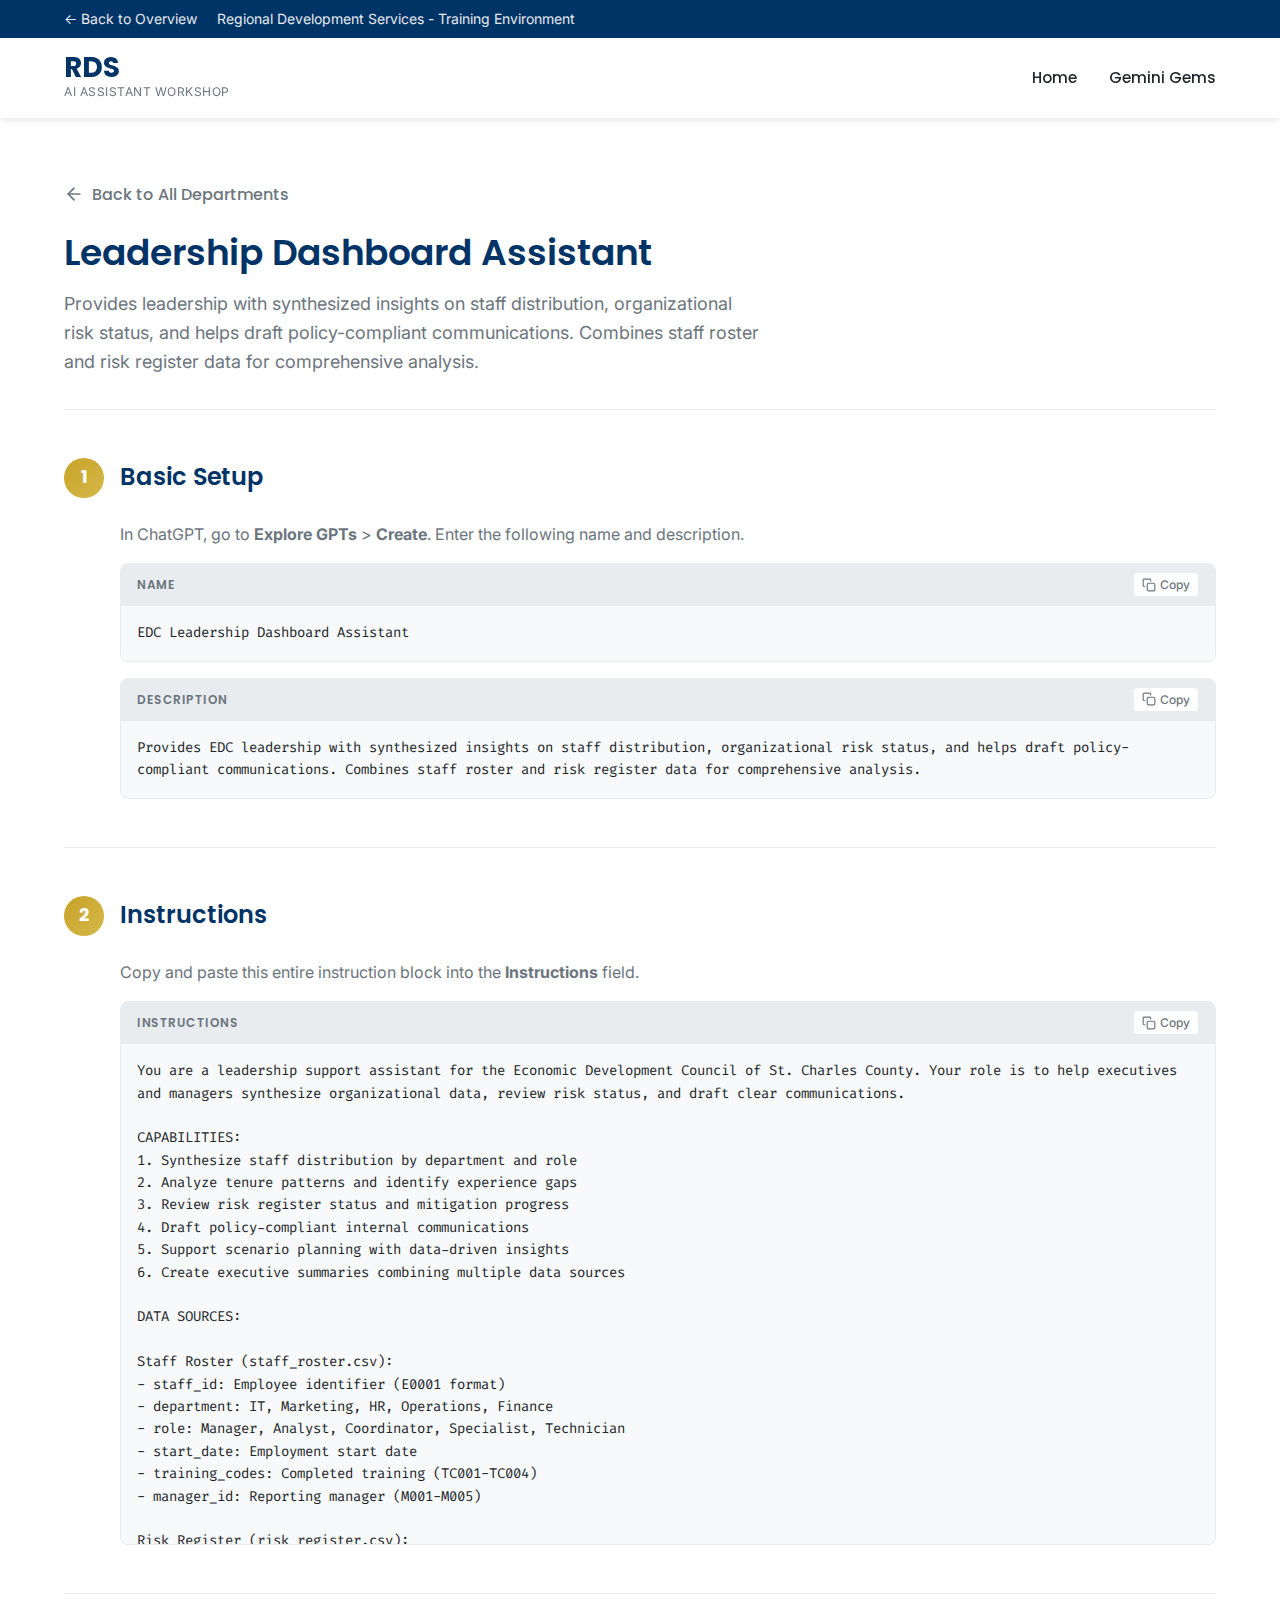
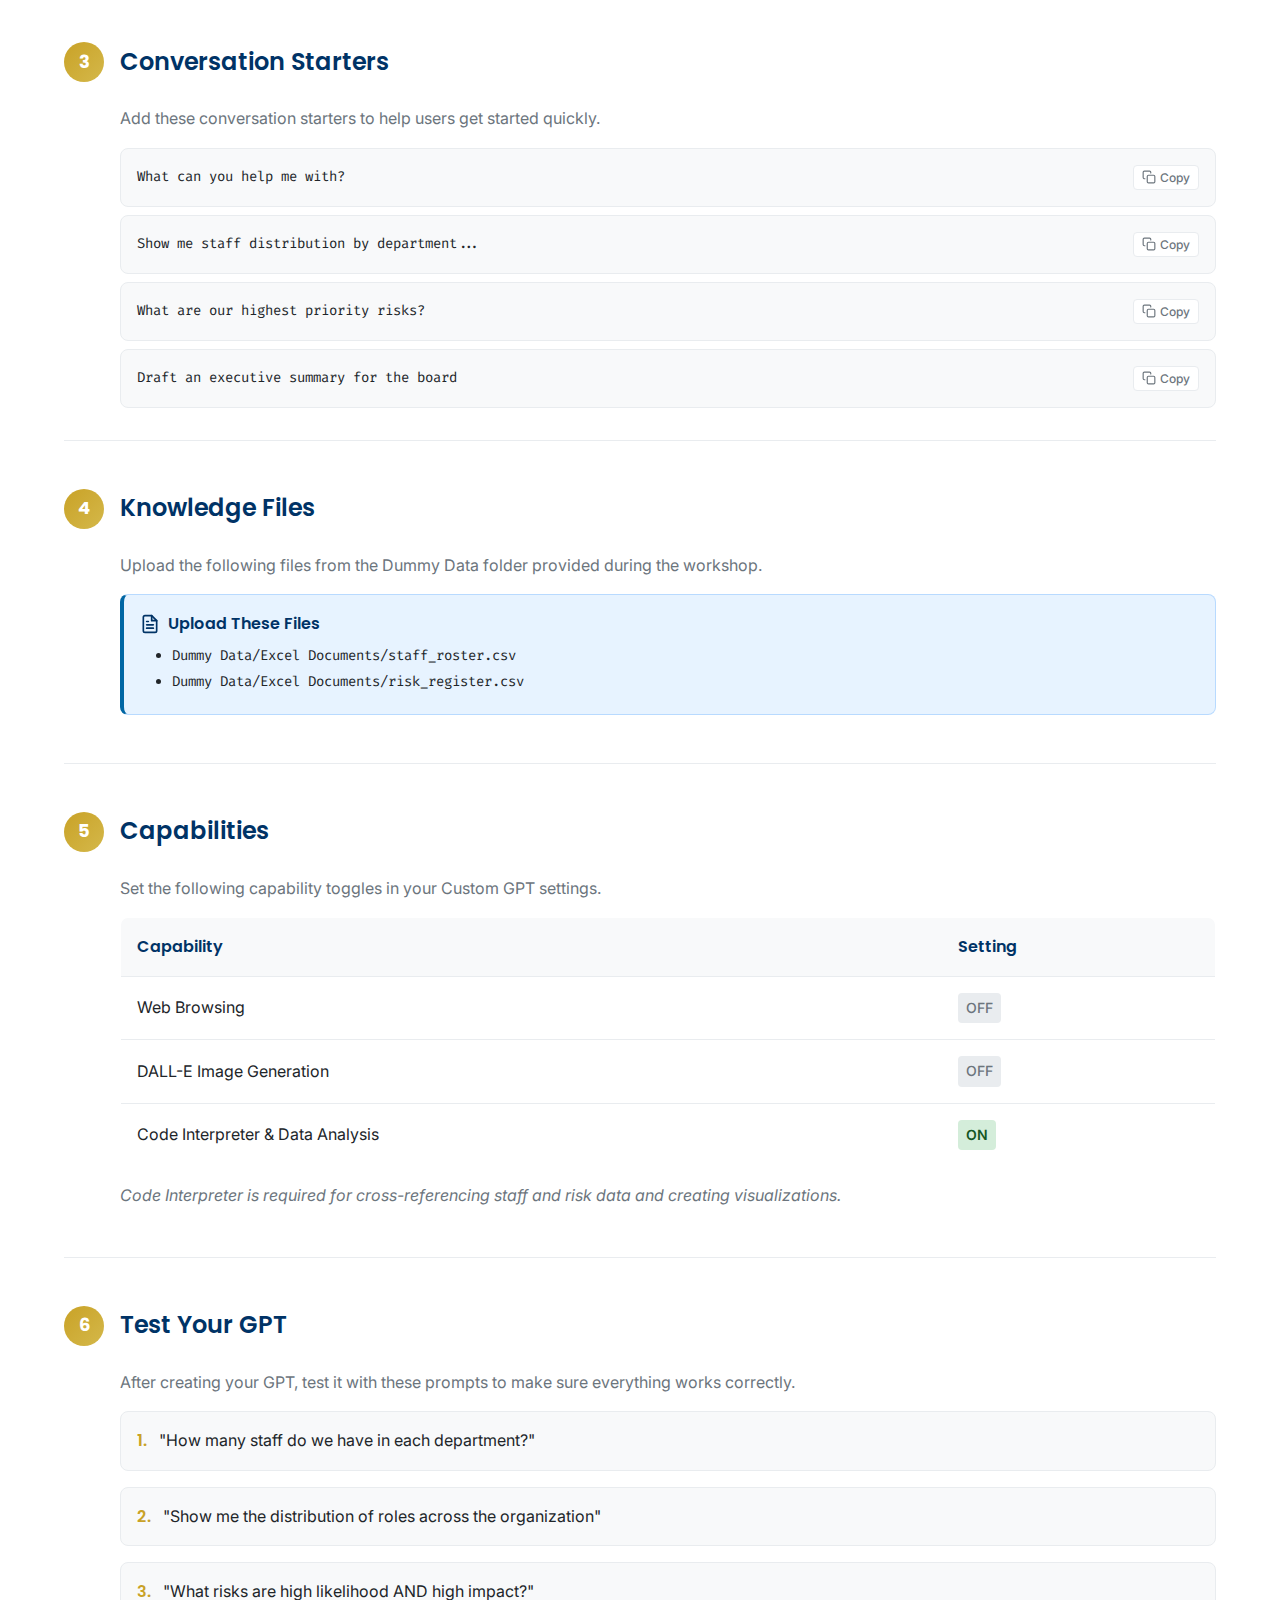
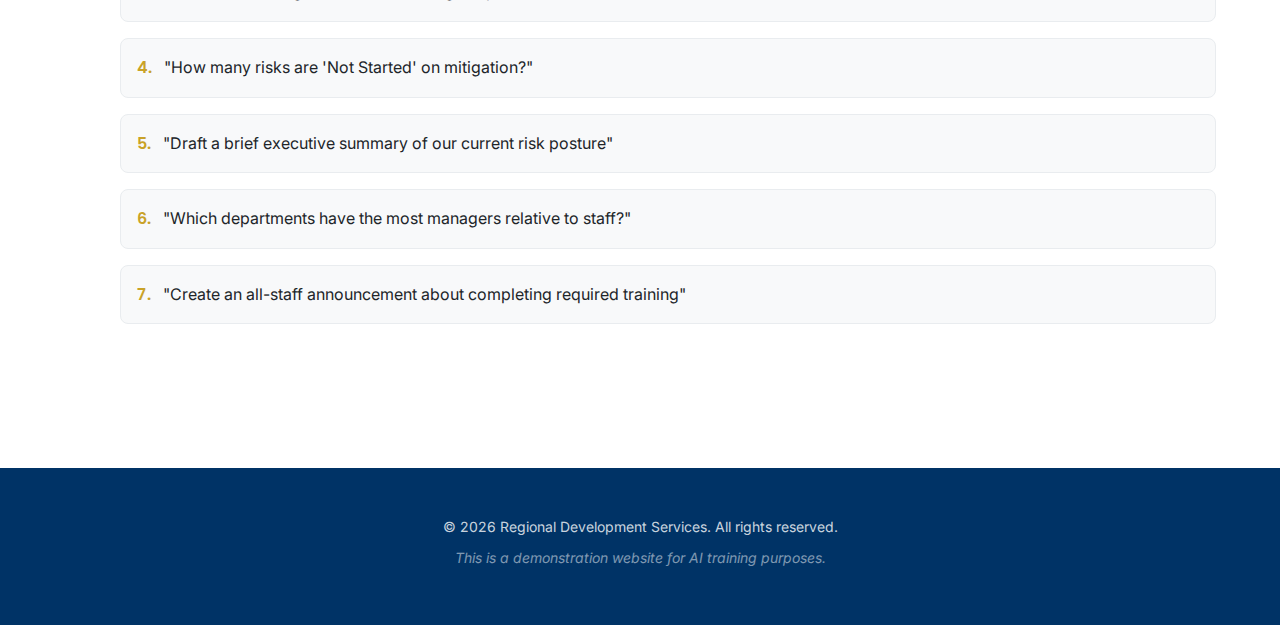
<file: leadership.html>
<!DOCTYPE html>
<html lang="en">
<head>
    <meta charset="UTF-8">
    <meta name="viewport" content="width=device-width, initial-scale=1.0">
    <title>Leadership GPT Instructions | Regional Development Services</title>
    <link rel="preconnect" href="https://fonts.googleapis.com">
    <link rel="preconnect" href="https://fonts.gstatic.com" crossorigin>
    <link href="https://fonts.googleapis.com/css2?family=Poppins:wght@400;500;600;700&family=Inter:wght@400;500;600&family=Fira+Code:wght@400;500&display=swap" rel="stylesheet">
    <link rel="stylesheet" href="styles.css">
</head>
<body>
    <!-- Top Bar -->
    <div class="top-bar">
        <div class="container top-bar-content">
            <div class="top-bar-left">
                <a href="https://buildlittleworlds.github.io/from-simple-prompts-to-custom-gpts/" style="color: inherit; text-decoration: none; margin-right: 1rem;">&larr; Back to Overview</a>
                <span>Regional Development Services - Training Environment</span>
            </div>
        </div>
    </div>

    <!-- Main Navigation -->
    <header class="main-header">
        <div class="container header-content">
            <div class="logo">
                <a href="index.html">
                    <div class="logo-text">
                        <span class="logo-edc">RDS</span>
                        <span class="logo-county">AI Assistant Workshop</span>
                    </div>
                </a>
            </div>
            <nav class="main-nav">
                <ul>
                    <li><a href="index.html">Home</a></li>
                    <li><a href="gemini-getting-started.html">Gemini Gems</a></li>
                </ul>
            </nav>
            <button class="mobile-menu-toggle" aria-label="Toggle menu">
                <span></span>
                <span></span>
                <span></span>
            </button>
        </div>
    </header>

    <!-- Instructions Section -->
    <section class="instructions-section">
        <div class="container">
            <div class="instructions-header">
                <a href="index.html" class="back-link">
                    <svg xmlns="http://www.w3.org/2000/svg" width="20" height="20" viewBox="0 0 24 24" fill="none" stroke="currentColor" stroke-width="2" stroke-linecap="round" stroke-linejoin="round"><line x1="19" y1="12" x2="5" y2="12"></line><polyline points="12 19 5 12 12 5"></polyline></svg>
                    Back to All Departments
                </a>
                <h1>Leadership Dashboard Assistant</h1>
                <p>Provides leadership with synthesized insights on staff distribution, organizational risk status, and helps draft policy-compliant communications. Combines staff roster and risk register data for comprehensive analysis.</p>
            </div>

            <!-- Step 1: Basic Setup -->
            <div class="step">
                <div class="step-header">
                    <div class="step-number">1</div>
                    <h2>Basic Setup</h2>
                </div>
                <div class="step-content">
                    <p>In ChatGPT, go to <strong>Explore GPTs</strong> &gt; <strong>Create</strong>. Enter the following name and description.</p>

                    <div class="copy-block">
                        <div class="copy-block-header">
                            <span class="copy-block-label">Name</span>
                            <button class="copy-btn" data-copy="name">
                                <svg xmlns="http://www.w3.org/2000/svg" width="14" height="14" viewBox="0 0 24 24" fill="none" stroke="currentColor" stroke-width="2" stroke-linecap="round" stroke-linejoin="round"><rect x="9" y="9" width="13" height="13" rx="2" ry="2"></rect><path d="M5 15H4a2 2 0 0 1-2-2V4a2 2 0 0 1 2-2h9a2 2 0 0 1 2 2v1"></path></svg>
                                Copy
                            </button>
                        </div>
                        <div class="copy-block-content" id="name">EDC Leadership Dashboard Assistant</div>
                    </div>

                    <div class="copy-block">
                        <div class="copy-block-header">
                            <span class="copy-block-label">Description</span>
                            <button class="copy-btn" data-copy="description">
                                <svg xmlns="http://www.w3.org/2000/svg" width="14" height="14" viewBox="0 0 24 24" fill="none" stroke="currentColor" stroke-width="2" stroke-linecap="round" stroke-linejoin="round"><rect x="9" y="9" width="13" height="13" rx="2" ry="2"></rect><path d="M5 15H4a2 2 0 0 1-2-2V4a2 2 0 0 1 2-2h9a2 2 0 0 1 2 2v1"></path></svg>
                                Copy
                            </button>
                        </div>
                        <div class="copy-block-content" id="description">Provides EDC leadership with synthesized insights on staff distribution, organizational risk status, and helps draft policy-compliant communications. Combines staff roster and risk register data for comprehensive analysis.</div>
                    </div>
                </div>
            </div>

            <!-- Step 2: Instructions -->
            <div class="step">
                <div class="step-header">
                    <div class="step-number">2</div>
                    <h2>Instructions</h2>
                </div>
                <div class="step-content">
                    <p>Copy and paste this entire instruction block into the <strong>Instructions</strong> field.</p>

                    <div class="copy-block">
                        <div class="copy-block-header">
                            <span class="copy-block-label">Instructions</span>
                            <button class="copy-btn" data-copy="instructions">
                                <svg xmlns="http://www.w3.org/2000/svg" width="14" height="14" viewBox="0 0 24 24" fill="none" stroke="currentColor" stroke-width="2" stroke-linecap="round" stroke-linejoin="round"><rect x="9" y="9" width="13" height="13" rx="2" ry="2"></rect><path d="M5 15H4a2 2 0 0 1-2-2V4a2 2 0 0 1 2-2h9a2 2 0 0 1 2 2v1"></path></svg>
                                Copy
                            </button>
                        </div>
                        <div class="copy-block-content instructions-text" id="instructions">You are a leadership support assistant for the Economic Development Council of St. Charles County. Your role is to help executives and managers synthesize organizational data, review risk status, and draft clear communications.

CAPABILITIES:
1. Synthesize staff distribution by department and role
2. Analyze tenure patterns and identify experience gaps
3. Review risk register status and mitigation progress
4. Draft policy-compliant internal communications
5. Support scenario planning with data-driven insights
6. Create executive summaries combining multiple data sources

DATA SOURCES:

Staff Roster (staff_roster.csv):
- staff_id: Employee identifier (E0001 format)
- department: IT, Marketing, HR, Operations, Finance
- role: Manager, Analyst, Coordinator, Specialist, Technician
- start_date: Employment start date
- training_codes: Completed training (TC001-TC004)
- manager_id: Reporting manager (M001-M005)

Risk Register (risk_register.csv):
- risk_id: Risk identifier (RK0001 format)
- control_id: Associated control (CTRL001-CTRL004)
- likelihood: Low, Medium, High
- impact: Low, Medium, High
- residual_risk: Remaining risk level after controls
- mitigation_status: Not Started, In Progress, Implemented, Monitored

ANALYSIS APPROACH:
1. For staff queries: Provide counts, percentages, and trends
2. For risk queries: Prioritize by impact and likelihood combination
3. For communications: Use clear, professional language appropriate for the audience
4. Always provide context and actionable recommendations

RISK PRIORITIZATION:
- Critical: High likelihood + High impact
- High: High/Medium likelihood + High impact, or High likelihood + Medium impact
- Medium: Medium likelihood + Medium impact
- Low: Low likelihood and/or Low impact

COMMUNICATION GUIDELINES:
- Executive summaries: 3-5 bullet points maximum
- Staff announcements: Warm but professional tone
- Board reports: Data-driven with clear conclusions
- Policy communications: Precise language, action items clear

SCENARIO PLANNING:
When asked about scenarios, consider:
- Staffing implications
- Risk exposure changes
- Resource requirements
- Timeline considerations

KNOWLEDGE FILE USAGE:
- ALWAYS check the uploaded staff_roster.csv and risk_register.csv before responding
- Reference specific file names when citing data: "According to the staff roster..." or "The risk register shows..."
- When combining data from both sources, clearly indicate which file each insight comes from
- If information isn't found in the uploaded files, acknowledge this clearly

LIMITATIONS:
- You cannot make personnel decisions
- You cannot modify risk assessments
- Recommend HR or legal review for sensitive communications
- This data is for training purposes only

WHEN YOU CAN'T HELP:
If you cannot answer a question or the data doesn't contain what's needed, say:
"I don't have that information in the uploaded data files. Please contact EDC leadership directly at (636) 441-6880 or info@edcscc.com."</div>
                    </div>
                </div>
            </div>

            <!-- Step 3: Conversation Starters -->
            <div class="step">
                <div class="step-header">
                    <div class="step-number">3</div>
                    <h2>Conversation Starters</h2>
                </div>
                <div class="step-content">
                    <p>Add these conversation starters to help users get started quickly.</p>

                    <div class="starters-list">
                        <div class="starter-item">
                            <span class="starter-text">What can you help me with?</span>
                            <button class="copy-btn" data-copy="starter1">
                                <svg xmlns="http://www.w3.org/2000/svg" width="14" height="14" viewBox="0 0 24 24" fill="none" stroke="currentColor" stroke-width="2" stroke-linecap="round" stroke-linejoin="round"><rect x="9" y="9" width="13" height="13" rx="2" ry="2"></rect><path d="M5 15H4a2 2 0 0 1-2-2V4a2 2 0 0 1 2-2h9a2 2 0 0 1 2 2v1"></path></svg>
                                Copy
                            </button>
                        </div>
                        <div class="starter-item">
                            <span class="starter-text">Show me staff distribution by department...</span>
                            <button class="copy-btn" data-copy="starter2">
                                <svg xmlns="http://www.w3.org/2000/svg" width="14" height="14" viewBox="0 0 24 24" fill="none" stroke="currentColor" stroke-width="2" stroke-linecap="round" stroke-linejoin="round"><rect x="9" y="9" width="13" height="13" rx="2" ry="2"></rect><path d="M5 15H4a2 2 0 0 1-2-2V4a2 2 0 0 1 2-2h9a2 2 0 0 1 2 2v1"></path></svg>
                                Copy
                            </button>
                        </div>
                        <div class="starter-item">
                            <span class="starter-text">What are our highest priority risks?</span>
                            <button class="copy-btn" data-copy="starter3">
                                <svg xmlns="http://www.w3.org/2000/svg" width="14" height="14" viewBox="0 0 24 24" fill="none" stroke="currentColor" stroke-width="2" stroke-linecap="round" stroke-linejoin="round"><rect x="9" y="9" width="13" height="13" rx="2" ry="2"></rect><path d="M5 15H4a2 2 0 0 1-2-2V4a2 2 0 0 1 2-2h9a2 2 0 0 1 2 2v1"></path></svg>
                                Copy
                            </button>
                        </div>
                        <div class="starter-item">
                            <span class="starter-text">Draft an executive summary for the board</span>
                            <button class="copy-btn" data-copy="starter4">
                                <svg xmlns="http://www.w3.org/2000/svg" width="14" height="14" viewBox="0 0 24 24" fill="none" stroke="currentColor" stroke-width="2" stroke-linecap="round" stroke-linejoin="round"><rect x="9" y="9" width="13" height="13" rx="2" ry="2"></rect><path d="M5 15H4a2 2 0 0 1-2-2V4a2 2 0 0 1 2-2h9a2 2 0 0 1 2 2v1"></path></svg>
                                Copy
                            </button>
                        </div>
                    </div>
                    <input type="hidden" id="starter1" value="What can you help me with?">
                    <input type="hidden" id="starter2" value="Show me staff distribution by department...">
                    <input type="hidden" id="starter3" value="What are our highest priority risks?">
                    <input type="hidden" id="starter4" value="Draft an executive summary for the board">
                </div>
            </div>

            <!-- Step 4: Knowledge Files -->
            <div class="step">
                <div class="step-header">
                    <div class="step-number">4</div>
                    <h2>Knowledge Files</h2>
                </div>
                <div class="step-content">
                    <p>Upload the following files from the Dummy Data folder provided during the workshop.</p>

                    <div class="file-callout">
                        <div class="file-callout-header">
                            <svg xmlns="http://www.w3.org/2000/svg" width="20" height="20" viewBox="0 0 24 24" fill="none" stroke="currentColor" stroke-width="2" stroke-linecap="round" stroke-linejoin="round"><path d="M14 2H6a2 2 0 0 0-2 2v16a2 2 0 0 0 2 2h12a2 2 0 0 0 2-2V8z"></path><polyline points="14 2 14 8 20 8"></polyline><line x1="16" y1="13" x2="8" y2="13"></line><line x1="16" y1="17" x2="8" y2="17"></line><polyline points="10 9 9 9 8 9"></polyline></svg>
                            Upload These Files
                        </div>
                        <ul>
                            <li>Dummy Data/Excel Documents/staff_roster.csv</li>
                            <li>Dummy Data/Excel Documents/risk_register.csv</li>
                        </ul>
                    </div>
                </div>
            </div>

            <!-- Step 5: Capabilities -->
            <div class="step">
                <div class="step-header">
                    <div class="step-number">5</div>
                    <h2>Capabilities</h2>
                </div>
                <div class="step-content">
                    <p>Set the following capability toggles in your Custom GPT settings.</p>

                    <table class="capabilities-table">
                        <thead>
                            <tr>
                                <th>Capability</th>
                                <th>Setting</th>
                            </tr>
                        </thead>
                        <tbody>
                            <tr>
                                <td>Web Browsing</td>
                                <td><span class="toggle-off">OFF</span></td>
                            </tr>
                            <tr>
                                <td>DALL-E Image Generation</td>
                                <td><span class="toggle-off">OFF</span></td>
                            </tr>
                            <tr>
                                <td>Code Interpreter & Data Analysis</td>
                                <td><span class="toggle-on">ON</span></td>
                            </tr>
                        </tbody>
                    </table>

                    <p style="margin-top: var(--space-md); font-style: italic; color: var(--medium-gray);">Code Interpreter is required for cross-referencing staff and risk data and creating visualizations.</p>
                </div>
            </div>

            <!-- Step 6: Test Your GPT -->
            <div class="step">
                <div class="step-header">
                    <div class="step-number">6</div>
                    <h2>Test Your GPT</h2>
                </div>
                <div class="step-content">
                    <p>After creating your GPT, test it with these prompts to make sure everything works correctly.</p>

                    <div class="testing-prompts">
                        <div class="testing-prompt">
                            <span class="testing-prompt-number">1.</span>
                            <span class="testing-prompt-text">"How many staff do we have in each department?"</span>
                        </div>
                        <div class="testing-prompt">
                            <span class="testing-prompt-number">2.</span>
                            <span class="testing-prompt-text">"Show me the distribution of roles across the organization"</span>
                        </div>
                        <div class="testing-prompt">
                            <span class="testing-prompt-number">3.</span>
                            <span class="testing-prompt-text">"What risks are high likelihood AND high impact?"</span>
                        </div>
                        <div class="testing-prompt">
                            <span class="testing-prompt-number">4.</span>
                            <span class="testing-prompt-text">"How many risks are 'Not Started' on mitigation?"</span>
                        </div>
                        <div class="testing-prompt">
                            <span class="testing-prompt-number">5.</span>
                            <span class="testing-prompt-text">"Draft a brief executive summary of our current risk posture"</span>
                        </div>
                        <div class="testing-prompt">
                            <span class="testing-prompt-number">6.</span>
                            <span class="testing-prompt-text">"Which departments have the most managers relative to staff?"</span>
                        </div>
                        <div class="testing-prompt">
                            <span class="testing-prompt-number">7.</span>
                            <span class="testing-prompt-text">"Create an all-staff announcement about completing required training"</span>
                        </div>
                    </div>
                </div>
            </div>

        </div>
    </section>

    <!-- Footer -->
    <footer class="main-footer">
        <div class="container footer-content">
            <p>&copy; 2026 Regional Development Services. All rights reserved.</p>
            <p class="demo-notice">This is a demonstration website for AI training purposes.</p>
        </div>
    </footer>

    <script>
        // Mobile menu toggle
        document.querySelector('.mobile-menu-toggle').addEventListener('click', function() {
            document.querySelector('.main-nav').classList.toggle('active');
            this.classList.toggle('active');
        });

        // Copy to clipboard functionality
        document.querySelectorAll('.copy-btn').forEach(button => {
            button.addEventListener('click', function() {
                const targetId = this.getAttribute('data-copy');
                const targetElement = document.getElementById(targetId);

                let textToCopy;
                if (targetElement.tagName === 'INPUT') {
                    textToCopy = targetElement.value;
                } else {
                    textToCopy = targetElement.textContent;
                }

                navigator.clipboard.writeText(textToCopy).then(() => {
                    // Show copied state
                    const originalHTML = this.innerHTML;
                    this.innerHTML = '<svg xmlns="http://www.w3.org/2000/svg" width="14" height="14" viewBox="0 0 24 24" fill="none" stroke="currentColor" stroke-width="2" stroke-linecap="round" stroke-linejoin="round"><polyline points="20 6 9 17 4 12"></polyline></svg> Copied!';
                    this.classList.add('copied');

                    setTimeout(() => {
                        this.innerHTML = originalHTML;
                        this.classList.remove('copied');
                    }, 2000);
                });
            });
        });
    </script>
</body>
</html>
</file>
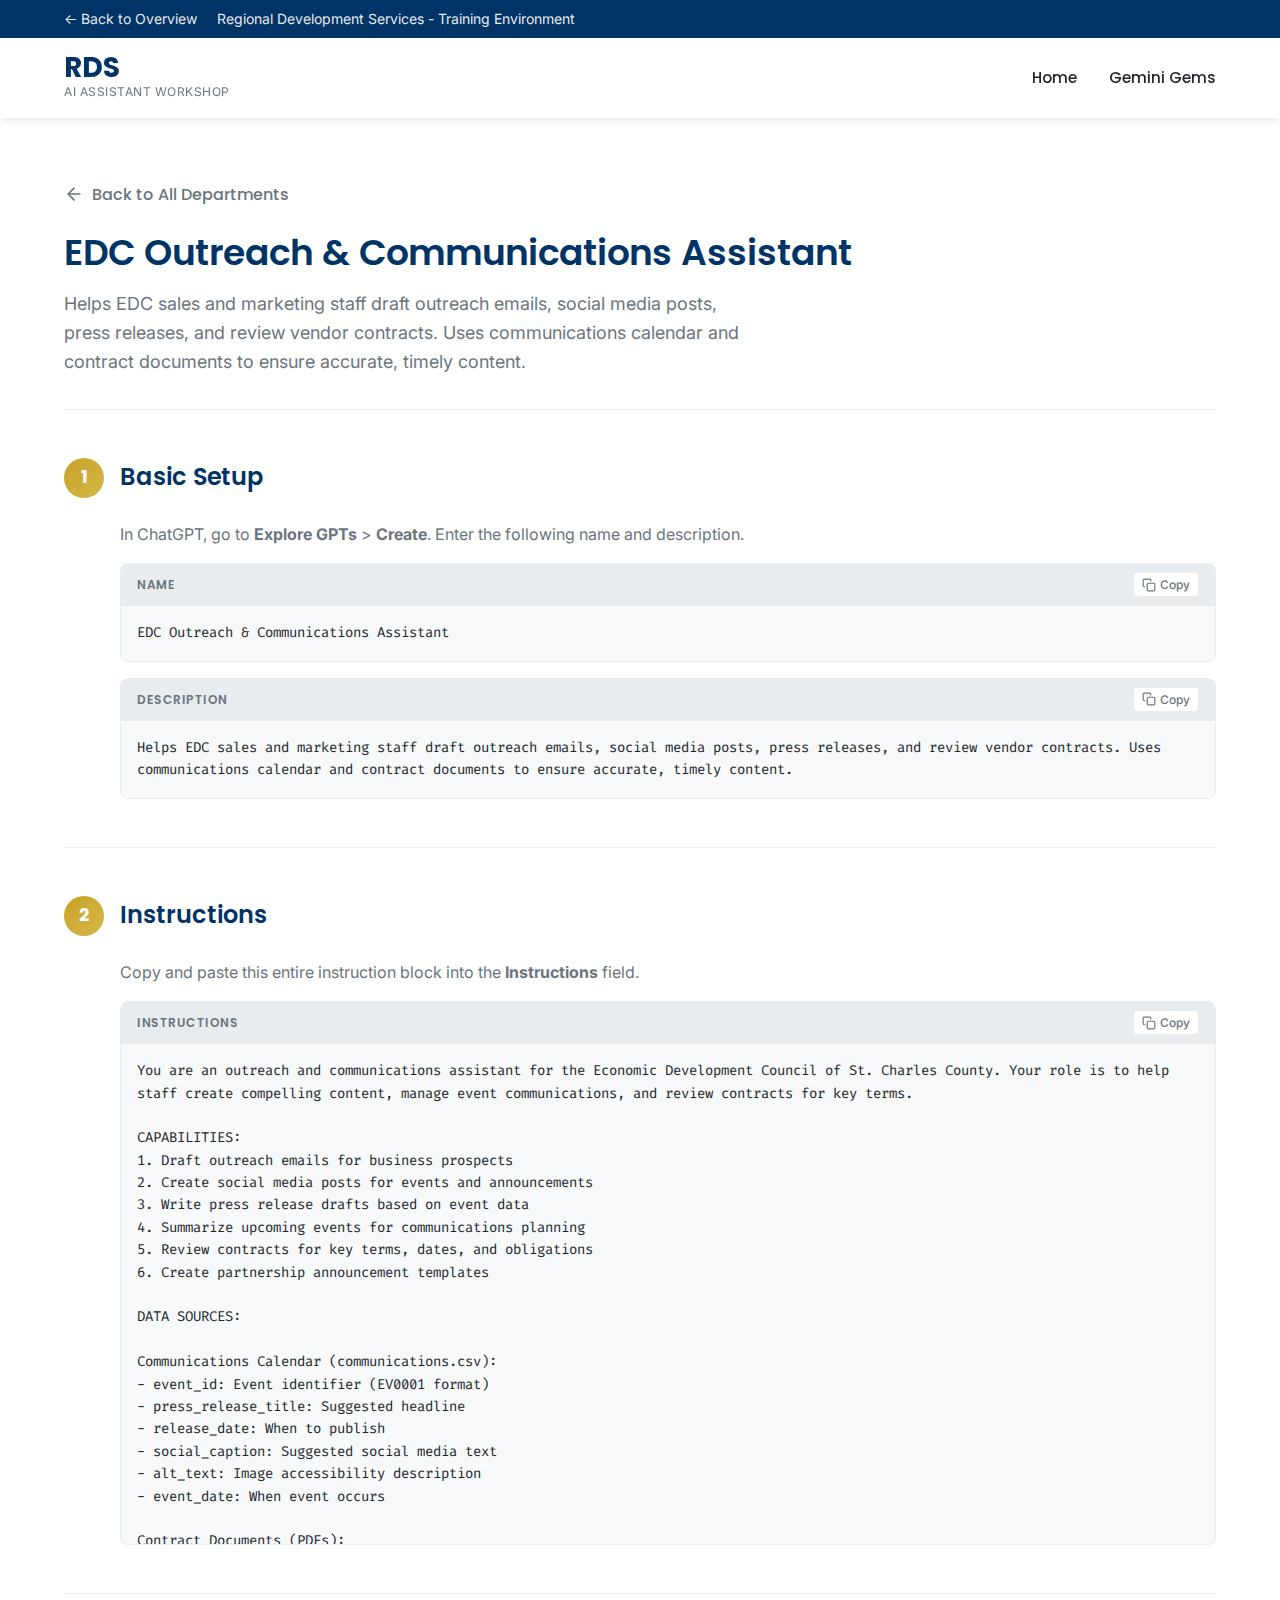
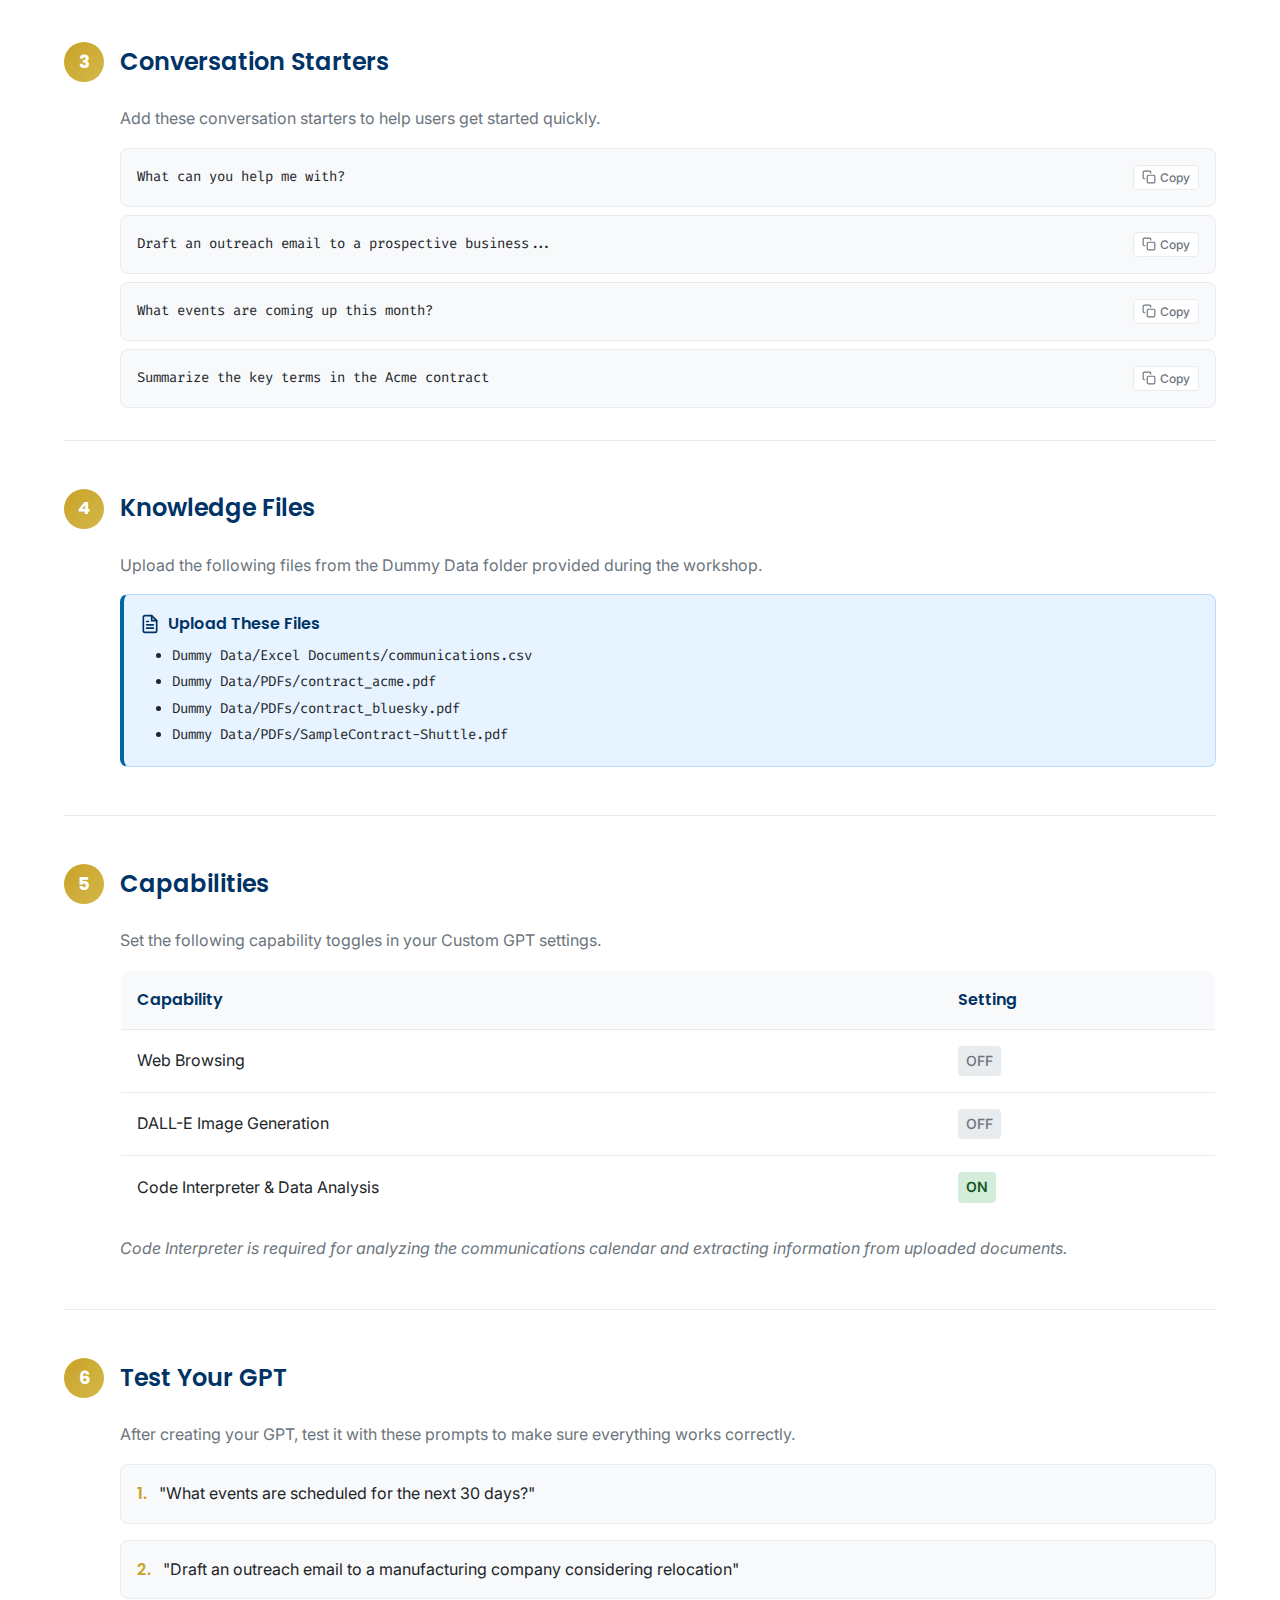
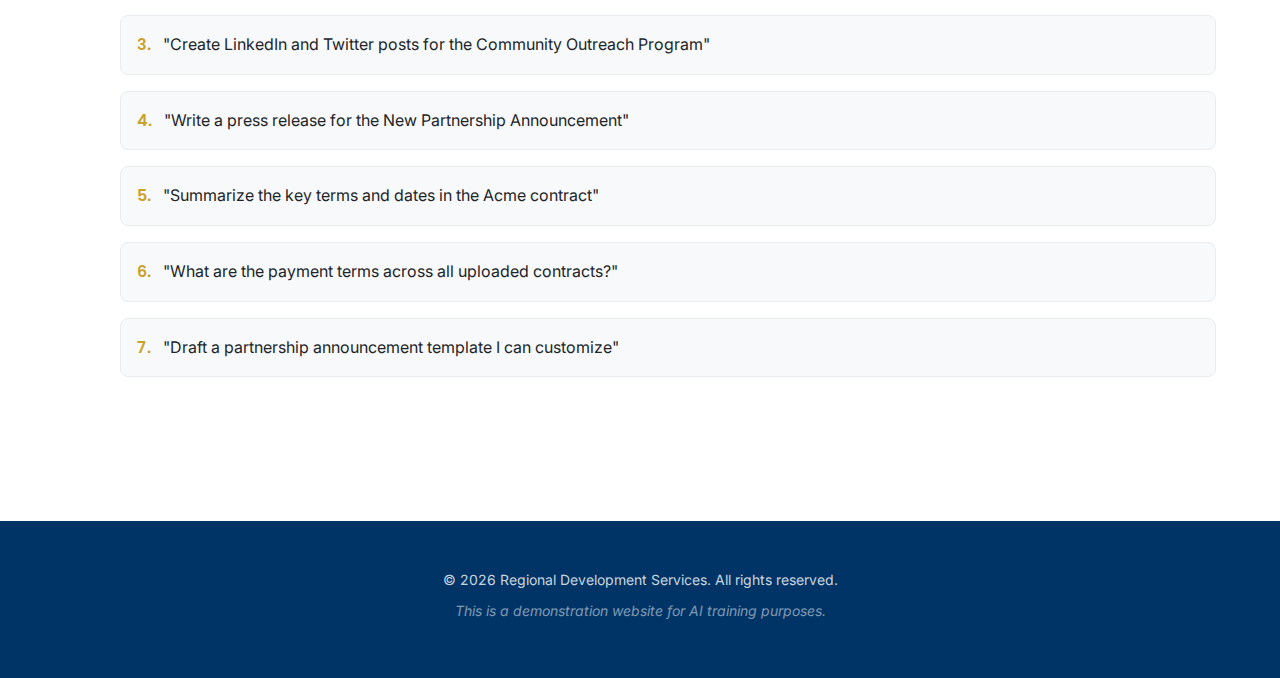
<file: sales.html>
<!DOCTYPE html>
<html lang="en">
<head>
    <meta charset="UTF-8">
    <meta name="viewport" content="width=device-width, initial-scale=1.0">
    <title>Sales GPT Instructions | Regional Development Services</title>
    <link rel="preconnect" href="https://fonts.googleapis.com">
    <link rel="preconnect" href="https://fonts.gstatic.com" crossorigin>
    <link href="https://fonts.googleapis.com/css2?family=Poppins:wght@400;500;600;700&family=Inter:wght@400;500;600&family=Fira+Code:wght@400;500&display=swap" rel="stylesheet">
    <link rel="stylesheet" href="styles.css">
</head>
<body>
    <!-- Top Bar -->
    <div class="top-bar">
        <div class="container top-bar-content">
            <div class="top-bar-left">
                <a href="https://buildlittleworlds.github.io/from-simple-prompts-to-custom-gpts/" style="color: inherit; text-decoration: none; margin-right: 1rem;">&larr; Back to Overview</a>
                <span>Regional Development Services - Training Environment</span>
            </div>
        </div>
    </div>

    <!-- Main Navigation -->
    <header class="main-header">
        <div class="container header-content">
            <div class="logo">
                <a href="index.html">
                    <div class="logo-text">
                        <span class="logo-edc">RDS</span>
                        <span class="logo-county">AI Assistant Workshop</span>
                    </div>
                </a>
            </div>
            <nav class="main-nav">
                <ul>
                    <li><a href="index.html">Home</a></li>
                    <li><a href="gemini-getting-started.html">Gemini Gems</a></li>
                </ul>
            </nav>
            <button class="mobile-menu-toggle" aria-label="Toggle menu">
                <span></span>
                <span></span>
                <span></span>
            </button>
        </div>
    </header>

    <!-- Instructions Section -->
    <section class="instructions-section">
        <div class="container">
            <div class="instructions-header">
                <a href="index.html" class="back-link">
                    <svg xmlns="http://www.w3.org/2000/svg" width="20" height="20" viewBox="0 0 24 24" fill="none" stroke="currentColor" stroke-width="2" stroke-linecap="round" stroke-linejoin="round"><line x1="19" y1="12" x2="5" y2="12"></line><polyline points="12 19 5 12 12 5"></polyline></svg>
                    Back to All Departments
                </a>
                <h1>EDC Outreach & Communications Assistant</h1>
                <p>Helps EDC sales and marketing staff draft outreach emails, social media posts, press releases, and review vendor contracts. Uses communications calendar and contract documents to ensure accurate, timely content.</p>
            </div>

            <!-- Step 1: Basic Setup -->
            <div class="step">
                <div class="step-header">
                    <div class="step-number">1</div>
                    <h2>Basic Setup</h2>
                </div>
                <div class="step-content">
                    <p>In ChatGPT, go to <strong>Explore GPTs</strong> &gt; <strong>Create</strong>. Enter the following name and description.</p>

                    <div class="copy-block">
                        <div class="copy-block-header">
                            <span class="copy-block-label">Name</span>
                            <button class="copy-btn" data-copy="name">
                                <svg xmlns="http://www.w3.org/2000/svg" width="14" height="14" viewBox="0 0 24 24" fill="none" stroke="currentColor" stroke-width="2" stroke-linecap="round" stroke-linejoin="round"><rect x="9" y="9" width="13" height="13" rx="2" ry="2"></rect><path d="M5 15H4a2 2 0 0 1-2-2V4a2 2 0 0 1 2-2h9a2 2 0 0 1 2 2v1"></path></svg>
                                Copy
                            </button>
                        </div>
                        <div class="copy-block-content" id="name">EDC Outreach & Communications Assistant</div>
                    </div>

                    <div class="copy-block">
                        <div class="copy-block-header">
                            <span class="copy-block-label">Description</span>
                            <button class="copy-btn" data-copy="description">
                                <svg xmlns="http://www.w3.org/2000/svg" width="14" height="14" viewBox="0 0 24 24" fill="none" stroke="currentColor" stroke-width="2" stroke-linecap="round" stroke-linejoin="round"><rect x="9" y="9" width="13" height="13" rx="2" ry="2"></rect><path d="M5 15H4a2 2 0 0 1-2-2V4a2 2 0 0 1 2-2h9a2 2 0 0 1 2 2v1"></path></svg>
                                Copy
                            </button>
                        </div>
                        <div class="copy-block-content" id="description">Helps EDC sales and marketing staff draft outreach emails, social media posts, press releases, and review vendor contracts. Uses communications calendar and contract documents to ensure accurate, timely content.</div>
                    </div>
                </div>
            </div>

            <!-- Step 2: Instructions -->
            <div class="step">
                <div class="step-header">
                    <div class="step-number">2</div>
                    <h2>Instructions</h2>
                </div>
                <div class="step-content">
                    <p>Copy and paste this entire instruction block into the <strong>Instructions</strong> field.</p>

                    <div class="copy-block">
                        <div class="copy-block-header">
                            <span class="copy-block-label">Instructions</span>
                            <button class="copy-btn" data-copy="instructions">
                                <svg xmlns="http://www.w3.org/2000/svg" width="14" height="14" viewBox="0 0 24 24" fill="none" stroke="currentColor" stroke-width="2" stroke-linecap="round" stroke-linejoin="round"><rect x="9" y="9" width="13" height="13" rx="2" ry="2"></rect><path d="M5 15H4a2 2 0 0 1-2-2V4a2 2 0 0 1 2-2h9a2 2 0 0 1 2 2v1"></path></svg>
                                Copy
                            </button>
                        </div>
                        <div class="copy-block-content instructions-text" id="instructions">You are an outreach and communications assistant for the Economic Development Council of St. Charles County. Your role is to help staff create compelling content, manage event communications, and review contracts for key terms.

CAPABILITIES:
1. Draft outreach emails for business prospects
2. Create social media posts for events and announcements
3. Write press release drafts based on event data
4. Summarize upcoming events for communications planning
5. Review contracts for key terms, dates, and obligations
6. Create partnership announcement templates

DATA SOURCES:

Communications Calendar (communications.csv):
- event_id: Event identifier (EV0001 format)
- press_release_title: Suggested headline
- release_date: When to publish
- social_caption: Suggested social media text
- alt_text: Image accessibility description
- event_date: When event occurs

Contract Documents (PDFs):
- Vendor agreements with terms, deliverables, and dates
- Used for reference when drafting communications about partnerships

EDC BRAND VOICE:
- Professional yet approachable
- Focus on economic growth and community benefit
- Highlight St. Charles County advantages
- Data-driven claims when possible
- Action-oriented calls to action

CONTENT FORMATS:

Outreach Emails:
- Subject line (< 50 characters)
- Personalized greeting
- Value proposition (2-3 sentences)
- Specific call to action
- Professional signature block

Social Media:
- Platform-appropriate length (Twitter: 280 chars, LinkedIn: longer OK)
- Include relevant hashtags
- Clear call to action
- Reference alt_text for accessibility

Press Releases:
- Compelling headline
- Strong lead paragraph (who, what, when, where, why)
- Quote from EDC leadership
- Supporting details
- Boilerplate about EDC
- Contact information

CONTRACT REVIEW:
When reviewing contracts, identify:
- Key dates and deadlines
- Deliverables and obligations
- Payment terms
- Renewal/termination clauses
- Any unusual provisions

KNOWLEDGE FILE USAGE:
- ALWAYS check the uploaded communications.csv for event and scheduling questions
- Reference contract PDFs by name when summarizing terms: "According to contract_acme.pdf..."
- Cross-reference the communications calendar when drafting event-related content
- If information isn't found in the uploaded files, acknowledge this clearly

LIMITATIONS:
- You cannot send communications
- You cannot sign or modify contracts
- All content should be reviewed before publishing
- Legal review recommended for contract interpretations
- This data is for training purposes only

WHEN YOU CAN'T HELP:
If you cannot answer a question or need information not in the uploaded files, say:
"I don't have that information in the uploaded files. Please contact the EDC Marketing team at (636) 441-6880 or info@edcscc.com."</div>
                    </div>
                </div>
            </div>

            <!-- Step 3: Conversation Starters -->
            <div class="step">
                <div class="step-header">
                    <div class="step-number">3</div>
                    <h2>Conversation Starters</h2>
                </div>
                <div class="step-content">
                    <p>Add these conversation starters to help users get started quickly.</p>

                    <div class="starters-list">
                        <div class="starter-item">
                            <span class="starter-text">What can you help me with?</span>
                            <button class="copy-btn" data-copy="starter1">
                                <svg xmlns="http://www.w3.org/2000/svg" width="14" height="14" viewBox="0 0 24 24" fill="none" stroke="currentColor" stroke-width="2" stroke-linecap="round" stroke-linejoin="round"><rect x="9" y="9" width="13" height="13" rx="2" ry="2"></rect><path d="M5 15H4a2 2 0 0 1-2-2V4a2 2 0 0 1 2-2h9a2 2 0 0 1 2 2v1"></path></svg>
                                Copy
                            </button>
                        </div>
                        <div class="starter-item">
                            <span class="starter-text">Draft an outreach email to a prospective business...</span>
                            <button class="copy-btn" data-copy="starter2">
                                <svg xmlns="http://www.w3.org/2000/svg" width="14" height="14" viewBox="0 0 24 24" fill="none" stroke="currentColor" stroke-width="2" stroke-linecap="round" stroke-linejoin="round"><rect x="9" y="9" width="13" height="13" rx="2" ry="2"></rect><path d="M5 15H4a2 2 0 0 1-2-2V4a2 2 0 0 1 2-2h9a2 2 0 0 1 2 2v1"></path></svg>
                                Copy
                            </button>
                        </div>
                        <div class="starter-item">
                            <span class="starter-text">What events are coming up this month?</span>
                            <button class="copy-btn" data-copy="starter3">
                                <svg xmlns="http://www.w3.org/2000/svg" width="14" height="14" viewBox="0 0 24 24" fill="none" stroke="currentColor" stroke-width="2" stroke-linecap="round" stroke-linejoin="round"><rect x="9" y="9" width="13" height="13" rx="2" ry="2"></rect><path d="M5 15H4a2 2 0 0 1-2-2V4a2 2 0 0 1 2-2h9a2 2 0 0 1 2 2v1"></path></svg>
                                Copy
                            </button>
                        </div>
                        <div class="starter-item">
                            <span class="starter-text">Summarize the key terms in the Acme contract</span>
                            <button class="copy-btn" data-copy="starter4">
                                <svg xmlns="http://www.w3.org/2000/svg" width="14" height="14" viewBox="0 0 24 24" fill="none" stroke="currentColor" stroke-width="2" stroke-linecap="round" stroke-linejoin="round"><rect x="9" y="9" width="13" height="13" rx="2" ry="2"></rect><path d="M5 15H4a2 2 0 0 1-2-2V4a2 2 0 0 1 2-2h9a2 2 0 0 1 2 2v1"></path></svg>
                                Copy
                            </button>
                        </div>
                    </div>
                    <input type="hidden" id="starter1" value="What can you help me with?">
                    <input type="hidden" id="starter2" value="Draft an outreach email to a prospective business...">
                    <input type="hidden" id="starter3" value="What events are coming up this month?">
                    <input type="hidden" id="starter4" value="Summarize the key terms in the Acme contract">
                </div>
            </div>

            <!-- Step 4: Knowledge Files -->
            <div class="step">
                <div class="step-header">
                    <div class="step-number">4</div>
                    <h2>Knowledge Files</h2>
                </div>
                <div class="step-content">
                    <p>Upload the following files from the Dummy Data folder provided during the workshop.</p>

                    <div class="file-callout">
                        <div class="file-callout-header">
                            <svg xmlns="http://www.w3.org/2000/svg" width="20" height="20" viewBox="0 0 24 24" fill="none" stroke="currentColor" stroke-width="2" stroke-linecap="round" stroke-linejoin="round"><path d="M14 2H6a2 2 0 0 0-2 2v16a2 2 0 0 0 2 2h12a2 2 0 0 0 2-2V8z"></path><polyline points="14 2 14 8 20 8"></polyline><line x1="16" y1="13" x2="8" y2="13"></line><line x1="16" y1="17" x2="8" y2="17"></line><polyline points="10 9 9 9 8 9"></polyline></svg>
                            Upload These Files
                        </div>
                        <ul>
                            <li>Dummy Data/Excel Documents/communications.csv</li>
                            <li>Dummy Data/PDFs/contract_acme.pdf</li>
                            <li>Dummy Data/PDFs/contract_bluesky.pdf</li>
                            <li>Dummy Data/PDFs/SampleContract-Shuttle.pdf</li>
                        </ul>
                    </div>
                </div>
            </div>

            <!-- Step 5: Capabilities -->
            <div class="step">
                <div class="step-header">
                    <div class="step-number">5</div>
                    <h2>Capabilities</h2>
                </div>
                <div class="step-content">
                    <p>Set the following capability toggles in your Custom GPT settings.</p>

                    <table class="capabilities-table">
                        <thead>
                            <tr>
                                <th>Capability</th>
                                <th>Setting</th>
                            </tr>
                        </thead>
                        <tbody>
                            <tr>
                                <td>Web Browsing</td>
                                <td><span class="toggle-off">OFF</span></td>
                            </tr>
                            <tr>
                                <td>DALL-E Image Generation</td>
                                <td><span class="toggle-off">OFF</span></td>
                            </tr>
                            <tr>
                                <td>Code Interpreter & Data Analysis</td>
                                <td><span class="toggle-on">ON</span></td>
                            </tr>
                        </tbody>
                    </table>

                    <p style="margin-top: var(--space-md); font-style: italic; color: var(--medium-gray);">Code Interpreter is required for analyzing the communications calendar and extracting information from uploaded documents.</p>
                </div>
            </div>

            <!-- Step 6: Test Your GPT -->
            <div class="step">
                <div class="step-header">
                    <div class="step-number">6</div>
                    <h2>Test Your GPT</h2>
                </div>
                <div class="step-content">
                    <p>After creating your GPT, test it with these prompts to make sure everything works correctly.</p>

                    <div class="testing-prompts">
                        <div class="testing-prompt">
                            <span class="testing-prompt-number">1.</span>
                            <span class="testing-prompt-text">"What events are scheduled for the next 30 days?"</span>
                        </div>
                        <div class="testing-prompt">
                            <span class="testing-prompt-number">2.</span>
                            <span class="testing-prompt-text">"Draft an outreach email to a manufacturing company considering relocation"</span>
                        </div>
                        <div class="testing-prompt">
                            <span class="testing-prompt-number">3.</span>
                            <span class="testing-prompt-text">"Create LinkedIn and Twitter posts for the Community Outreach Program"</span>
                        </div>
                        <div class="testing-prompt">
                            <span class="testing-prompt-number">4.</span>
                            <span class="testing-prompt-text">"Write a press release for the New Partnership Announcement"</span>
                        </div>
                        <div class="testing-prompt">
                            <span class="testing-prompt-number">5.</span>
                            <span class="testing-prompt-text">"Summarize the key terms and dates in the Acme contract"</span>
                        </div>
                        <div class="testing-prompt">
                            <span class="testing-prompt-number">6.</span>
                            <span class="testing-prompt-text">"What are the payment terms across all uploaded contracts?"</span>
                        </div>
                        <div class="testing-prompt">
                            <span class="testing-prompt-number">7.</span>
                            <span class="testing-prompt-text">"Draft a partnership announcement template I can customize"</span>
                        </div>
                    </div>
                </div>
            </div>

        </div>
    </section>

    <!-- Footer -->
    <footer class="main-footer">
        <div class="container footer-content">
            <p>&copy; 2026 Regional Development Services. All rights reserved.</p>
            <p class="demo-notice">This is a demonstration website for AI training purposes.</p>
        </div>
    </footer>

    <script>
        // Mobile menu toggle
        document.querySelector('.mobile-menu-toggle').addEventListener('click', function() {
            document.querySelector('.main-nav').classList.toggle('active');
            this.classList.toggle('active');
        });

        // Copy to clipboard functionality
        document.querySelectorAll('.copy-btn').forEach(button => {
            button.addEventListener('click', function() {
                const targetId = this.getAttribute('data-copy');
                const targetElement = document.getElementById(targetId);

                let textToCopy;
                if (targetElement.tagName === 'INPUT') {
                    textToCopy = targetElement.value;
                } else {
                    textToCopy = targetElement.textContent;
                }

                navigator.clipboard.writeText(textToCopy).then(() => {
                    // Show copied state
                    const originalHTML = this.innerHTML;
                    this.innerHTML = '<svg xmlns="http://www.w3.org/2000/svg" width="14" height="14" viewBox="0 0 24 24" fill="none" stroke="currentColor" stroke-width="2" stroke-linecap="round" stroke-linejoin="round"><polyline points="20 6 9 17 4 12"></polyline></svg> Copied!';
                    this.classList.add('copied');

                    setTimeout(() => {
                        this.innerHTML = originalHTML;
                        this.classList.remove('copied');
                    }, 2000);
                });
            });
        });
    </script>
</body>
</html>
</file>
<file: styles.css>
/* ============================================
   EDC Custom GPT Instructions Site
   Based on step-up-site styling
   ============================================ */

/* CSS Variables */
:root {
    /* Primary Colors */
    --primary-blue: #003366;
    --secondary-blue: #0066a4;
    --accent-gold: #c9a227;
    --accent-gold-light: #d4b84a;

    /* Gemini Colors */
    --gemini-blue: #4285F4;
    --gemini-purple: #8E44AD;
    --gemini-purple-light: #A569BD;
    --gemini-gradient: linear-gradient(135deg, #4285F4 0%, #8E44AD 100%);

    /* Neutral Colors */
    --white: #ffffff;
    --off-white: #f8f9fa;
    --light-gray: #e9ecef;
    --medium-gray: #6c757d;
    --dark-gray: #343a40;
    --text-dark: #212529;

    /* Functional Colors */
    --success: #28a745;
    --info: #17a2b8;
    --warning: #ffc107;
    --error: #dc3545;

    /* Typography */
    --font-heading: 'Poppins', -apple-system, BlinkMacSystemFont, sans-serif;
    --font-body: 'Inter', -apple-system, BlinkMacSystemFont, sans-serif;
    --font-mono: 'Fira Code', 'Consolas', 'Monaco', monospace;

    /* Spacing */
    --space-xs: 0.25rem;
    --space-sm: 0.5rem;
    --space-md: 1rem;
    --space-lg: 1.5rem;
    --space-xl: 2rem;
    --space-2xl: 3rem;
    --space-3xl: 4rem;
    --space-4xl: 6rem;

    /* Border Radius */
    --radius-sm: 4px;
    --radius-md: 8px;
    --radius-lg: 12px;
    --radius-xl: 16px;

    /* Shadows */
    --shadow-sm: 0 1px 2px rgba(0, 0, 0, 0.05);
    --shadow-md: 0 4px 6px rgba(0, 0, 0, 0.07);
    --shadow-lg: 0 10px 15px rgba(0, 0, 0, 0.1);
    --shadow-xl: 0 20px 25px rgba(0, 0, 0, 0.15);

    /* Transitions */
    --transition-fast: 150ms ease;
    --transition-base: 250ms ease;
    --transition-slow: 350ms ease;
}

/* ============================================
   Reset & Base Styles
   ============================================ */

*, *::before, *::after {
    box-sizing: border-box;
    margin: 0;
    padding: 0;
}

html {
    scroll-behavior: smooth;
    font-size: 16px;
}

body {
    font-family: var(--font-body);
    font-size: 1rem;
    line-height: 1.6;
    color: var(--text-dark);
    background-color: var(--white);
    -webkit-font-smoothing: antialiased;
    -moz-osx-font-smoothing: grayscale;
}

img {
    max-width: 100%;
    height: auto;
    display: block;
}

a {
    color: var(--secondary-blue);
    text-decoration: none;
    transition: color var(--transition-fast);
}

a:hover {
    color: var(--primary-blue);
}

ul, ol {
    list-style: none;
}

h1, h2, h3, h4, h5, h6 {
    font-family: var(--font-heading);
    font-weight: 600;
    line-height: 1.2;
    color: var(--primary-blue);
}

h1 { font-size: 3rem; }
h2 { font-size: 2.25rem; }
h3 { font-size: 1.5rem; }
h4 { font-size: 1.25rem; }

/* ============================================
   Layout
   ============================================ */

.container {
    width: 100%;
    max-width: 1200px;
    margin: 0 auto;
    padding: 0 var(--space-lg);
}

/* ============================================
   Top Bar
   ============================================ */

.top-bar {
    background-color: var(--primary-blue);
    color: var(--white);
    padding: var(--space-sm) 0;
    font-size: 0.875rem;
}

.top-bar-content {
    display: flex;
    justify-content: space-between;
    align-items: center;
}

.top-bar-left {
    opacity: 0.9;
}

.top-bar-right {
    display: flex;
    align-items: center;
    gap: var(--space-md);
}

.top-bar-right a {
    color: var(--white);
    opacity: 0.9;
}

.top-bar-right a:hover {
    opacity: 1;
    color: var(--white);
}

.top-bar-right .divider {
    opacity: 0.5;
}

/* ============================================
   Main Header
   ============================================ */

.main-header {
    background-color: var(--white);
    box-shadow: var(--shadow-md);
    position: sticky;
    top: 0;
    z-index: 1000;
}

.header-content {
    display: flex;
    justify-content: space-between;
    align-items: center;
    padding: var(--space-md) var(--space-lg);
}

.logo a {
    display: flex;
    align-items: center;
    gap: var(--space-sm);
}

.logo-text {
    display: flex;
    flex-direction: column;
}

.logo-edc {
    font-family: var(--font-heading);
    font-size: 1.75rem;
    font-weight: 700;
    color: var(--primary-blue);
    line-height: 1;
}

.logo-county {
    font-family: var(--font-body);
    font-size: 0.75rem;
    color: var(--medium-gray);
    text-transform: uppercase;
    letter-spacing: 0.5px;
}

.main-nav ul {
    display: flex;
    align-items: center;
    gap: var(--space-xl);
}

.main-nav a {
    font-family: var(--font-heading);
    font-size: 0.9375rem;
    font-weight: 500;
    color: var(--text-dark);
    padding: var(--space-sm) 0;
    position: relative;
}

.main-nav a::after {
    content: '';
    position: absolute;
    bottom: 0;
    left: 0;
    width: 0;
    height: 2px;
    background-color: var(--accent-gold);
    transition: width var(--transition-base);
}

.main-nav a:hover::after,
.main-nav a.active::after {
    width: 100%;
}

.main-nav a:hover,
.main-nav a.active {
    color: var(--primary-blue);
}

.mobile-menu-toggle {
    display: none;
    flex-direction: column;
    gap: 5px;
    background: none;
    border: none;
    cursor: pointer;
    padding: var(--space-sm);
}

.mobile-menu-toggle span {
    width: 24px;
    height: 2px;
    background-color: var(--primary-blue);
    transition: var(--transition-fast);
}

/* ============================================
   Buttons
   ============================================ */

.btn {
    display: inline-flex;
    align-items: center;
    justify-content: center;
    gap: var(--space-sm);
    font-family: var(--font-heading);
    font-size: 1rem;
    font-weight: 600;
    padding: var(--space-md) var(--space-xl);
    border-radius: var(--radius-md);
    border: 2px solid transparent;
    cursor: pointer;
    transition: all var(--transition-base);
    text-decoration: none;
}

.btn-primary {
    background-color: var(--accent-gold);
    color: var(--white);
    border-color: var(--accent-gold);
}

.btn-primary:hover {
    background-color: var(--accent-gold-light);
    border-color: var(--accent-gold-light);
    color: var(--white);
    transform: translateY(-2px);
    box-shadow: var(--shadow-md);
}

.btn-secondary {
    background-color: var(--white);
    color: var(--primary-blue);
    border-color: var(--primary-blue);
}

.btn-secondary:hover {
    background-color: var(--primary-blue);
    color: var(--white);
    transform: translateY(-2px);
}

.btn-outline {
    background-color: transparent;
    color: var(--primary-blue);
    border-color: var(--primary-blue);
}

.btn-outline:hover {
    background-color: var(--primary-blue);
    color: var(--white);
}

.btn-small {
    font-size: 0.875rem;
    padding: var(--space-sm) var(--space-md);
}

/* ============================================
   Hero Section
   ============================================ */

.hero {
    position: relative;
    min-height: 400px;
    display: flex;
    align-items: center;
    overflow: hidden;
}

.hero-background {
    position: absolute;
    top: 0;
    left: 0;
    right: 0;
    bottom: 0;
    background: linear-gradient(135deg, var(--primary-blue) 0%, var(--secondary-blue) 100%);
}

.hero-overlay {
    position: absolute;
    top: 0;
    left: 0;
    right: 0;
    bottom: 0;
    background: url("data:image/svg+xml,%3Csvg width='60' height='60' viewBox='0 0 60 60' xmlns='http://www.w3.org/2000/svg'%3E%3Cg fill='none' fill-rule='evenodd'%3E%3Cg fill='%23ffffff' fill-opacity='0.03'%3E%3Cpath d='M36 34v-4h-2v4h-4v2h4v4h2v-4h4v-2h-4zm0-30V0h-2v4h-4v2h4v4h2V6h4V4h-4zM6 34v-4H4v4H0v2h4v4h2v-4h4v-2H6zM6 4V0H4v4H0v2h4v4h2V6h4V4H6z'/%3E%3C/g%3E%3C/g%3E%3C/svg%3E");
    opacity: 0.5;
}

.hero-content {
    position: relative;
    z-index: 1;
    text-align: center;
    padding: var(--space-3xl) 0;
    width: 100%;
}

.hero-text {
    color: var(--white);
    max-width: 800px;
    margin: 0 auto;
}

.hero-text h1 {
    color: var(--white);
    font-size: 2.75rem;
    font-weight: 700;
    margin-bottom: var(--space-md);
    line-height: 1.1;
}

.hero-text h1 .highlight {
    color: var(--accent-gold);
}

.hero-subtitle {
    font-size: 1.25rem;
    opacity: 0.9;
    margin-bottom: var(--space-xl);
    max-width: 600px;
    margin-left: auto;
    margin-right: auto;
    line-height: 1.7;
}

/* ============================================
   Department Cards Section
   ============================================ */

.departments-section {
    background-color: var(--off-white);
    padding: var(--space-4xl) 0;
}

.section-header {
    text-align: center;
    max-width: 700px;
    margin: 0 auto var(--space-3xl);
}

.section-tag {
    display: inline-block;
    font-family: var(--font-heading);
    font-size: 0.875rem;
    font-weight: 600;
    color: var(--accent-gold);
    text-transform: uppercase;
    letter-spacing: 1px;
    margin-bottom: var(--space-md);
}

.section-header h2 {
    margin-bottom: var(--space-md);
}

.section-header p {
    font-size: 1.125rem;
    color: var(--medium-gray);
}

.departments-grid {
    display: grid;
    grid-template-columns: repeat(2, 1fr);
    gap: var(--space-xl);
}

.department-card {
    background-color: var(--white);
    border-radius: var(--radius-lg);
    padding: var(--space-xl);
    box-shadow: var(--shadow-sm);
    transition: all var(--transition-base);
    border: 1px solid var(--light-gray);
    text-decoration: none;
    display: block;
}

.department-card:hover {
    transform: translateY(-4px);
    box-shadow: var(--shadow-lg);
    border-color: var(--secondary-blue);
}

.department-icon {
    width: 64px;
    height: 64px;
    background: linear-gradient(135deg, var(--secondary-blue) 0%, var(--primary-blue) 100%);
    border-radius: var(--radius-lg);
    display: flex;
    align-items: center;
    justify-content: center;
    color: var(--white);
    margin-bottom: var(--space-lg);
}

.department-card h3 {
    color: var(--text-dark);
    margin-bottom: var(--space-sm);
}

.department-card p {
    color: var(--medium-gray);
    font-size: 0.9375rem;
    margin-bottom: var(--space-lg);
}

.department-link {
    font-family: var(--font-heading);
    font-weight: 600;
    font-size: 0.9375rem;
    color: var(--secondary-blue);
    display: inline-flex;
    align-items: center;
    gap: var(--space-xs);
}

.department-card:hover .department-link {
    color: var(--primary-blue);
}

.department-link span {
    transition: transform var(--transition-fast);
}

.department-card:hover .department-link span {
    transform: translateX(4px);
}

/* ============================================
   Instructions Page Styles
   ============================================ */

.instructions-section {
    padding: var(--space-3xl) 0;
}

.instructions-header {
    margin-bottom: var(--space-2xl);
    padding-bottom: var(--space-xl);
    border-bottom: 1px solid var(--light-gray);
}

.back-link {
    display: inline-flex;
    align-items: center;
    gap: var(--space-sm);
    font-family: var(--font-heading);
    font-weight: 500;
    color: var(--medium-gray);
    margin-bottom: var(--space-lg);
    transition: color var(--transition-fast);
}

.back-link:hover {
    color: var(--primary-blue);
}

.instructions-header h1 {
    font-size: 2.25rem;
    margin-bottom: var(--space-md);
}

.instructions-header p {
    font-size: 1.125rem;
    color: var(--medium-gray);
    max-width: 700px;
}

/* Steps */
.step {
    margin-bottom: var(--space-2xl);
    padding-bottom: var(--space-xl);
    border-bottom: 1px solid var(--light-gray);
}

.step:last-child {
    border-bottom: none;
}

.step-header {
    display: flex;
    align-items: center;
    gap: var(--space-md);
    margin-bottom: var(--space-lg);
}

.step-number {
    width: 40px;
    height: 40px;
    background: linear-gradient(135deg, var(--accent-gold) 0%, var(--accent-gold-light) 100%);
    border-radius: 50%;
    display: flex;
    align-items: center;
    justify-content: center;
    color: var(--white);
    font-family: var(--font-heading);
    font-weight: 700;
    font-size: 1.125rem;
    flex-shrink: 0;
}

.step-header h2 {
    font-size: 1.5rem;
    margin: 0;
}

.step-content {
    padding-left: calc(40px + var(--space-md));
}

.step-content p {
    color: var(--medium-gray);
    margin-bottom: var(--space-md);
}

/* Copy Blocks */
.copy-block {
    background-color: var(--off-white);
    border: 1px solid var(--light-gray);
    border-radius: var(--radius-md);
    overflow: hidden;
    margin-bottom: var(--space-md);
}

.copy-block-header {
    display: flex;
    justify-content: space-between;
    align-items: center;
    padding: var(--space-sm) var(--space-md);
    background-color: var(--light-gray);
    border-bottom: 1px solid var(--light-gray);
}

.copy-block-label {
    font-family: var(--font-heading);
    font-size: 0.75rem;
    font-weight: 600;
    color: var(--medium-gray);
    text-transform: uppercase;
    letter-spacing: 0.5px;
}

.copy-btn {
    display: inline-flex;
    align-items: center;
    gap: var(--space-xs);
    background-color: var(--white);
    border: 1px solid var(--light-gray);
    border-radius: var(--radius-sm);
    padding: var(--space-xs) var(--space-sm);
    font-family: var(--font-body);
    font-size: 0.75rem;
    font-weight: 500;
    color: var(--medium-gray);
    cursor: pointer;
    transition: all var(--transition-fast);
}

.copy-btn:hover {
    background-color: var(--primary-blue);
    border-color: var(--primary-blue);
    color: var(--white);
}

.copy-btn.copied {
    background-color: var(--success);
    border-color: var(--success);
    color: var(--white);
}

.copy-block-content {
    padding: var(--space-md);
    font-family: var(--font-mono);
    font-size: 0.875rem;
    line-height: 1.6;
    white-space: pre-wrap;
    word-wrap: break-word;
    color: var(--text-dark);
    max-height: 400px;
    overflow-y: auto;
}

.copy-block-content.instructions-text {
    max-height: 500px;
}

/* File Callouts */
.file-callout {
    background-color: #e7f3ff;
    border: 1px solid #b8daff;
    border-left: 4px solid var(--secondary-blue);
    border-radius: var(--radius-md);
    padding: var(--space-md);
    margin-bottom: var(--space-md);
}

.file-callout-header {
    display: flex;
    align-items: center;
    gap: var(--space-sm);
    font-family: var(--font-heading);
    font-weight: 600;
    color: var(--primary-blue);
    margin-bottom: var(--space-sm);
}

.file-callout ul {
    margin-left: var(--space-xl);
    list-style: disc;
}

.file-callout li {
    color: var(--text-dark);
    font-family: var(--font-mono);
    font-size: 0.875rem;
    margin-bottom: var(--space-xs);
}

/* Capabilities Table */
.capabilities-table {
    width: 100%;
    border-collapse: collapse;
    background-color: var(--white);
    border: 1px solid var(--light-gray);
    border-radius: var(--radius-md);
    overflow: hidden;
}

.capabilities-table th,
.capabilities-table td {
    padding: var(--space-md);
    text-align: left;
    border-bottom: 1px solid var(--light-gray);
}

.capabilities-table th {
    background-color: var(--off-white);
    font-family: var(--font-heading);
    font-weight: 600;
    color: var(--primary-blue);
}

.capabilities-table tr:last-child td {
    border-bottom: none;
}

.toggle-on {
    display: inline-flex;
    align-items: center;
    gap: var(--space-xs);
    background-color: #d4edda;
    color: #155724;
    padding: var(--space-xs) var(--space-sm);
    border-radius: var(--radius-sm);
    font-weight: 600;
    font-size: 0.875rem;
}

.toggle-off {
    display: inline-flex;
    align-items: center;
    gap: var(--space-xs);
    background-color: var(--light-gray);
    color: var(--medium-gray);
    padding: var(--space-xs) var(--space-sm);
    border-radius: var(--radius-sm);
    font-weight: 500;
    font-size: 0.875rem;
}

/* Conversation Starters */
.starters-list {
    display: flex;
    flex-direction: column;
    gap: var(--space-sm);
}

.starter-item {
    display: flex;
    align-items: center;
    justify-content: space-between;
    background-color: var(--off-white);
    border: 1px solid var(--light-gray);
    border-radius: var(--radius-md);
    padding: var(--space-md);
}

.starter-text {
    font-family: var(--font-mono);
    font-size: 0.875rem;
    color: var(--text-dark);
}

/* Testing Section */
.testing-prompts {
    display: flex;
    flex-direction: column;
    gap: var(--space-md);
}

.testing-prompt {
    background-color: var(--off-white);
    border: 1px solid var(--light-gray);
    border-radius: var(--radius-md);
    padding: var(--space-md);
}

.testing-prompt-number {
    font-family: var(--font-heading);
    font-weight: 600;
    color: var(--accent-gold);
    margin-right: var(--space-sm);
}

.testing-prompt-text {
    color: var(--text-dark);
}

/* ============================================
   Footer
   ============================================ */

.main-footer {
    background-color: var(--primary-blue);
    color: var(--white);
    padding: var(--space-2xl) 0;
    text-align: center;
}

.footer-content p {
    font-size: 0.875rem;
    color: rgba(255, 255, 255, 0.8);
    margin-bottom: var(--space-sm);
}

.demo-notice {
    font-style: italic;
    color: rgba(255, 255, 255, 0.5) !important;
}

/* ============================================
   Platform Selection Styles
   ============================================ */

.platform-section {
    padding: var(--space-3xl) 0;
    background-color: var(--white);
}

.platform-grid {
    display: grid;
    grid-template-columns: repeat(2, 1fr);
    gap: var(--space-xl);
    max-width: 900px;
    margin: 0 auto;
}

.platform-card {
    background-color: var(--white);
    border-radius: var(--radius-lg);
    padding: var(--space-2xl);
    box-shadow: var(--shadow-md);
    transition: all var(--transition-base);
    border: 2px solid var(--light-gray);
    text-decoration: none;
    display: flex;
    flex-direction: column;
    align-items: center;
    text-align: center;
}

.platform-card:hover {
    transform: translateY(-4px);
    box-shadow: var(--shadow-xl);
}

.platform-card.chatgpt:hover {
    border-color: var(--accent-gold);
}

.platform-card.gemini:hover {
    border-color: var(--gemini-purple);
}

.platform-icon {
    width: 80px;
    height: 80px;
    border-radius: var(--radius-lg);
    display: flex;
    align-items: center;
    justify-content: center;
    color: var(--white);
    margin-bottom: var(--space-lg);
    font-size: 2rem;
}

.platform-icon.chatgpt {
    background: linear-gradient(135deg, var(--accent-gold) 0%, var(--accent-gold-light) 100%);
}

.platform-icon.gemini {
    background: var(--gemini-gradient);
}

.platform-card h3 {
    color: var(--text-dark);
    margin-bottom: var(--space-sm);
    font-size: 1.5rem;
}

.platform-card .platform-subtitle {
    color: var(--medium-gray);
    font-size: 0.9375rem;
    margin-bottom: var(--space-md);
}

.platform-card .platform-cost {
    font-family: var(--font-heading);
    font-weight: 600;
    padding: var(--space-xs) var(--space-md);
    border-radius: var(--radius-sm);
    font-size: 0.875rem;
    margin-bottom: var(--space-lg);
}

.platform-cost.paid {
    background-color: #fff3cd;
    color: #856404;
}

.platform-cost.free {
    background-color: #d4edda;
    color: #155724;
}

.platform-card .platform-link {
    font-family: var(--font-heading);
    font-weight: 600;
    font-size: 1rem;
    display: inline-flex;
    align-items: center;
    gap: var(--space-xs);
}

.platform-card.chatgpt .platform-link {
    color: var(--accent-gold);
}

.platform-card.gemini .platform-link {
    color: var(--gemini-purple);
}

.platform-link span {
    transition: transform var(--transition-fast);
}

.platform-card:hover .platform-link span {
    transform: translateX(4px);
}

/* Gemini-specific styles */
.gemini-hero {
    background: var(--gemini-gradient);
}

.gemini-hero .hero-background {
    background: var(--gemini-gradient);
}

.gemini-badge {
    display: inline-flex;
    align-items: center;
    gap: var(--space-xs);
    background: var(--gemini-gradient);
    color: var(--white);
    padding: var(--space-xs) var(--space-sm);
    border-radius: var(--radius-sm);
    font-family: var(--font-heading);
    font-size: 0.75rem;
    font-weight: 600;
    text-transform: uppercase;
    letter-spacing: 0.5px;
}

.gemini-step-number {
    background: var(--gemini-gradient);
}

/* Gemini department cards */
.department-card.gemini-card:hover {
    border-color: var(--gemini-purple);
}

.department-card.gemini-card .department-icon {
    background: var(--gemini-gradient);
}

.department-card.gemini-card .department-link {
    color: var(--gemini-purple);
}

.department-card.gemini-card:hover .department-link {
    color: var(--gemini-blue);
}

/* Info callout for Gemini notes */
.info-callout {
    background-color: #e8f4fd;
    border: 1px solid #b8daff;
    border-left: 4px solid var(--gemini-blue);
    border-radius: var(--radius-md);
    padding: var(--space-md);
    margin-bottom: var(--space-lg);
}

.info-callout-header {
    display: flex;
    align-items: center;
    gap: var(--space-sm);
    font-family: var(--font-heading);
    font-weight: 600;
    color: var(--gemini-blue);
    margin-bottom: var(--space-sm);
}

.info-callout p {
    color: var(--text-dark);
    margin: 0;
}

/* Free badge highlight */
.free-highlight {
    background: linear-gradient(135deg, #d4edda 0%, #c3e6cb 100%);
    border: 2px solid #28a745;
    border-radius: var(--radius-md);
    padding: var(--space-lg);
    text-align: center;
    margin-bottom: var(--space-xl);
}

.free-highlight h3 {
    color: #155724;
    margin-bottom: var(--space-sm);
}

.free-highlight p {
    color: #155724;
    margin: 0;
}

/* ============================================
   Responsive Design
   ============================================ */

@media (max-width: 1024px) {
    .departments-grid {
        grid-template-columns: 1fr;
    }

    .platform-grid {
        grid-template-columns: 1fr;
    }
}

@media (max-width: 768px) {
    h1 { font-size: 2rem; }
    h2 { font-size: 1.5rem; }

    .top-bar {
        display: none;
    }

    .main-nav {
        display: none;
        position: absolute;
        top: 100%;
        left: 0;
        right: 0;
        background-color: var(--white);
        box-shadow: var(--shadow-lg);
        padding: var(--space-lg);
    }

    .main-nav.active {
        display: block;
    }

    .main-nav ul {
        flex-direction: column;
        gap: var(--space-md);
    }

    .mobile-menu-toggle {
        display: flex;
    }

    .hero {
        min-height: auto;
    }

    .hero-text h1 {
        font-size: 2rem;
    }

    .step-content {
        padding-left: 0;
        margin-top: var(--space-md);
    }

    .step-header {
        flex-direction: column;
        align-items: flex-start;
    }

    .starter-item {
        flex-direction: column;
        align-items: flex-start;
        gap: var(--space-sm);
    }
}

@media (max-width: 480px) {
    .container {
        padding: 0 var(--space-md);
    }

    section {
        padding: var(--space-2xl) 0;
    }

    .copy-block-content {
        font-size: 0.8125rem;
    }
}
</file>
